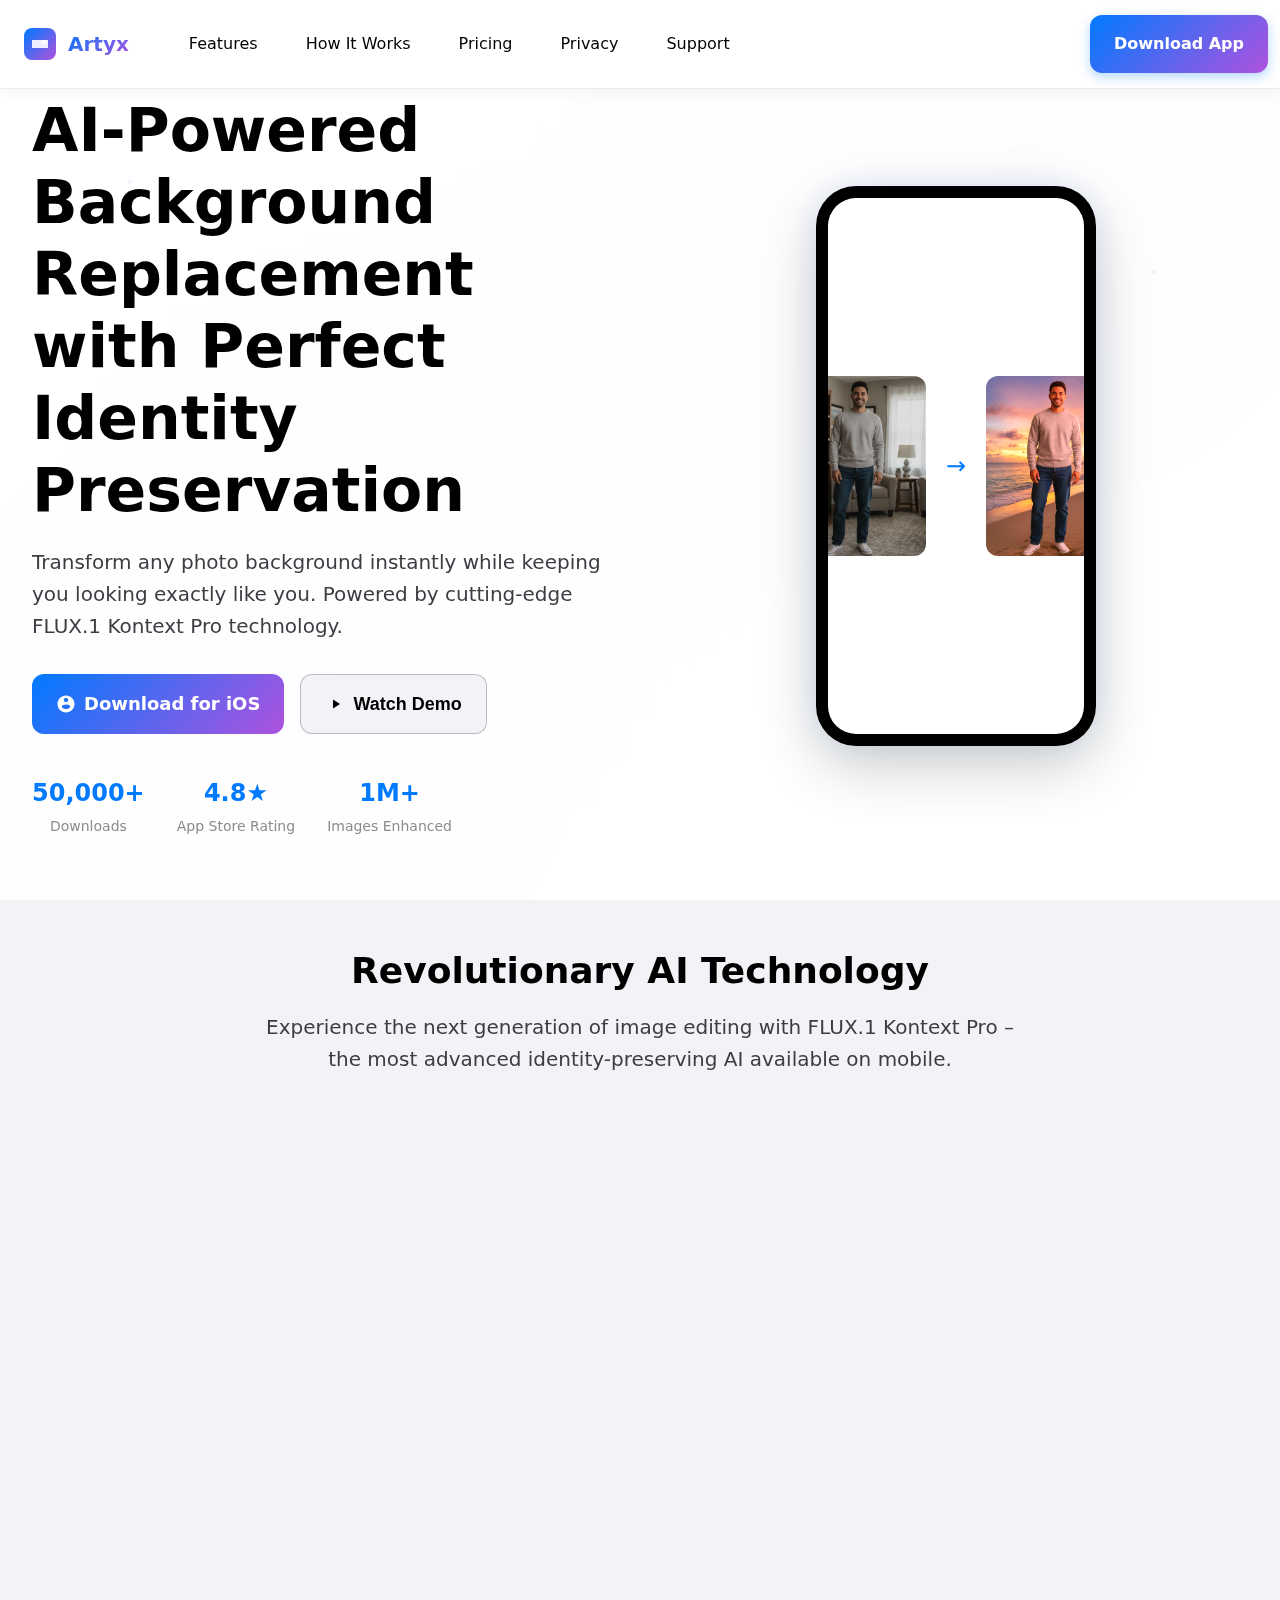
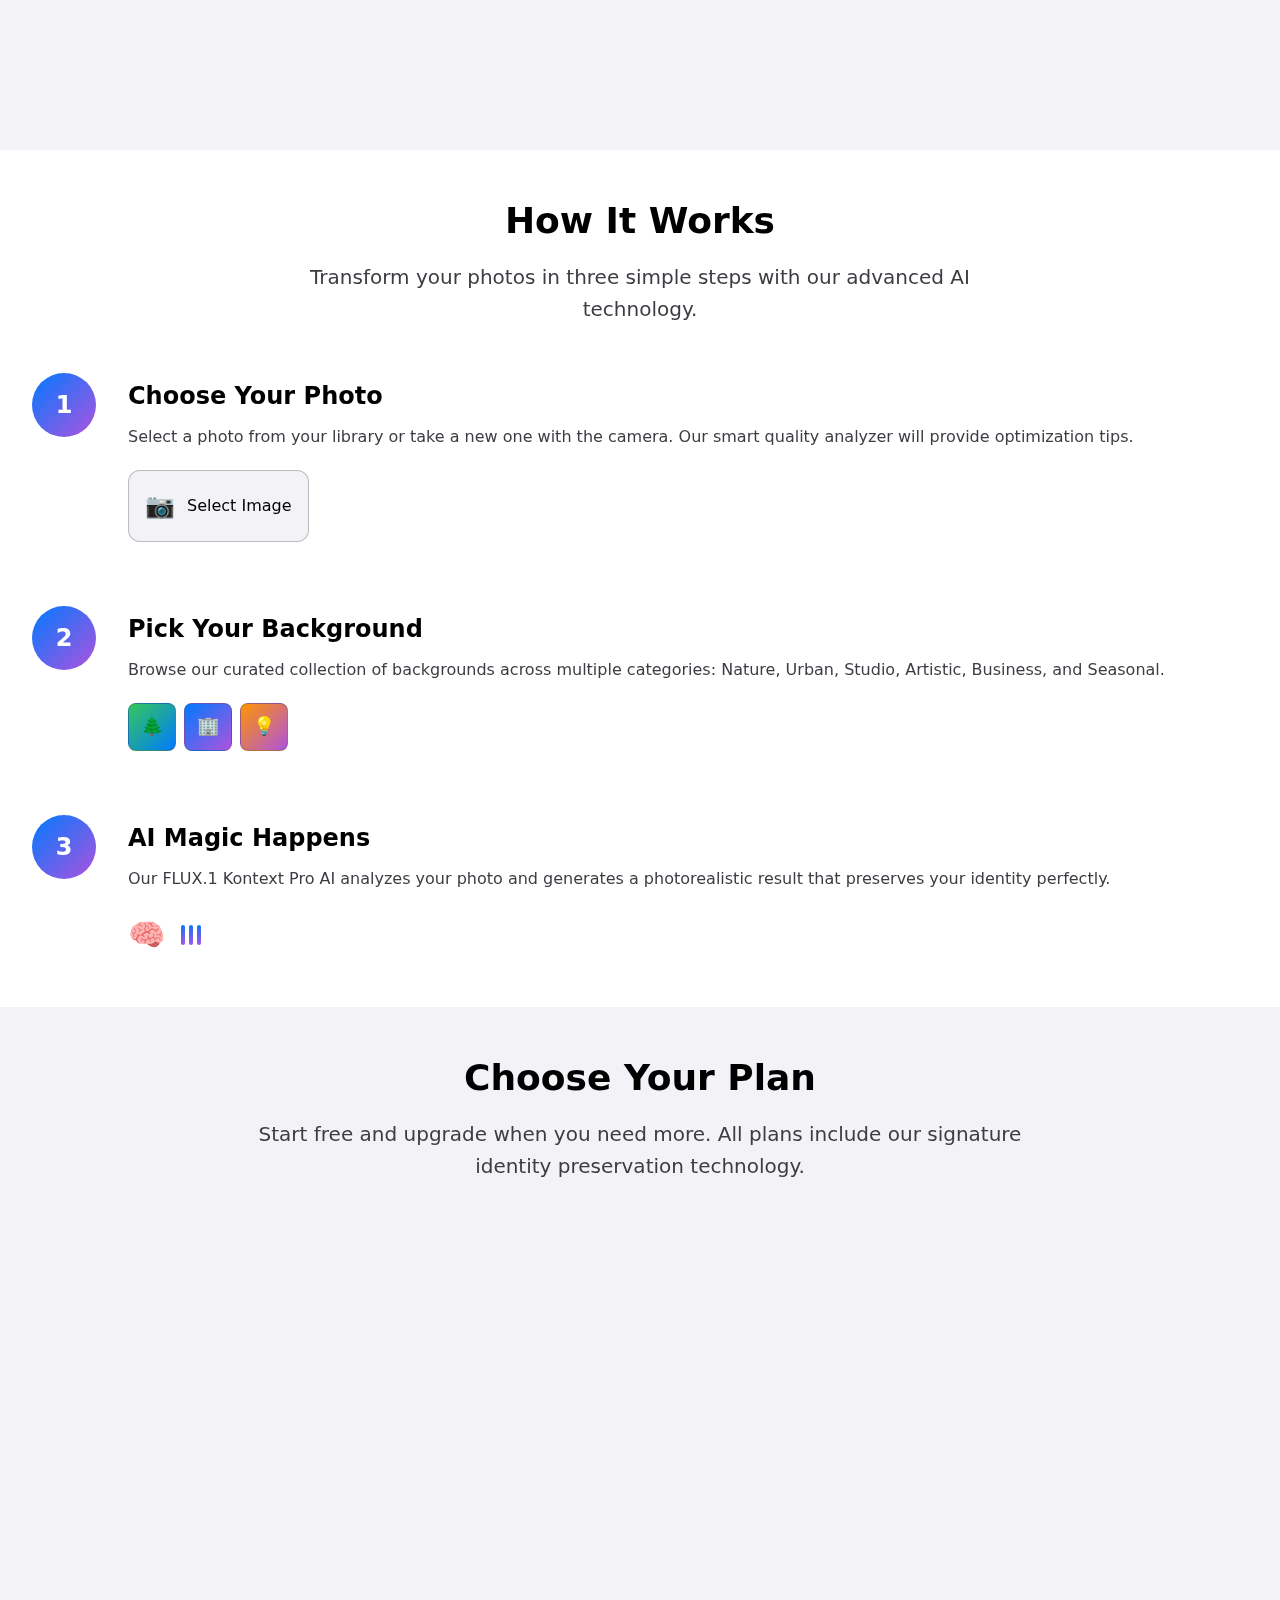
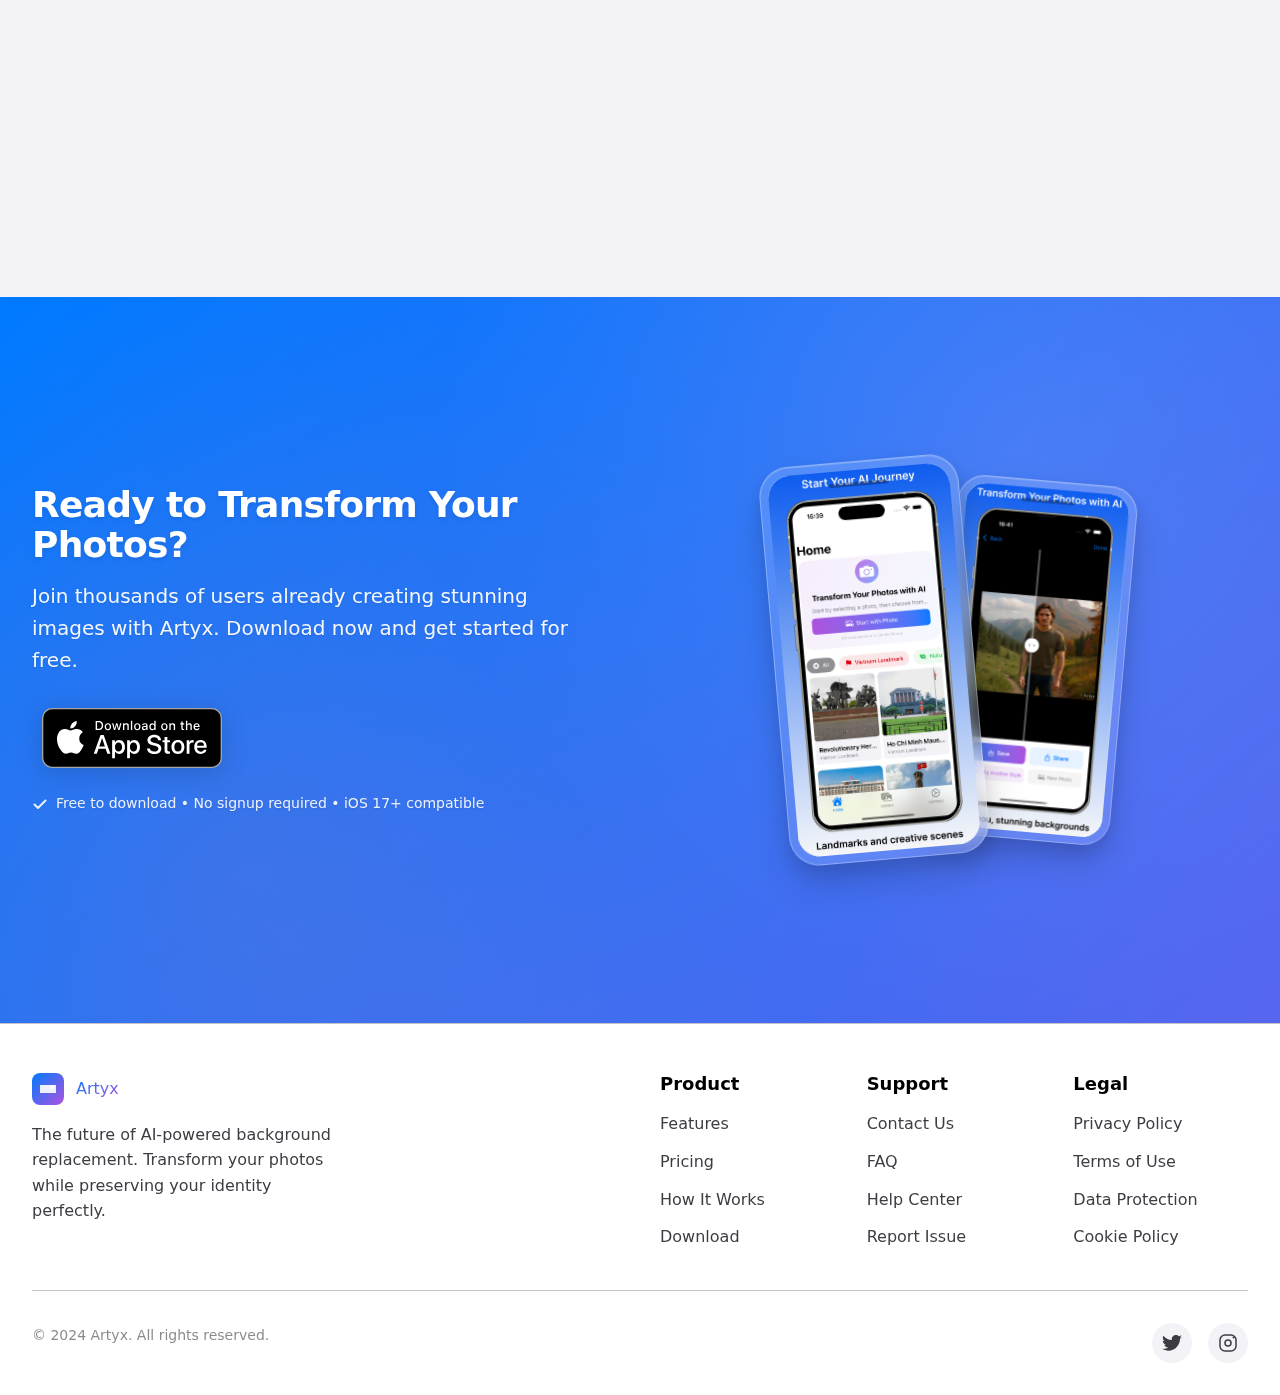
<file: index.html>
<!DOCTYPE html>
<html lang="en">
<head>
    <meta charset="UTF-8">
    <meta name="viewport" content="width=device-width, initial-scale=1.0">
    <title>Artyx - AI-Powered Background Replacement with Perfect Identity Preservation</title>
    <meta name="description" content="Transform any photo background with state-of-the-art AI while preserving your identity perfectly. Download Artyx for iOS and experience the future of image editing.">
    <meta name="keywords" content="AI photo editing, background replacement, iOS app, image generation, FLUX AI, photo enhancement">
    
    <!-- Open Graph Tags -->
    <meta property="og:title" content="Artyx - AI Background Replacement for iOS">
    <meta property="og:description" content="Revolutionary AI-powered background replacement that preserves your identity perfectly. Try it free on iOS.">
    <meta property="og:type" content="website">
    <meta property="og:url" content="https://artyx.app">
    
    <!-- Icons -->
    <link rel="icon" type="image/svg+xml" href="/favicon.svg">
    <link rel="icon" type="image/png" href="/favicon.png">
    
    <!-- Styles -->
    <link rel="stylesheet" href="css/style.css">
    
    <!-- Preload critical resources -->
    <link rel="preconnect" href="https://fonts.googleapis.com">
    <link rel="preconnect" href="https://fonts.gstatic.com" crossorigin>
</head>
<body>
    <!-- Navigation -->
    <nav class="navbar">
        <div class="nav-container">
            <div class="nav-logo">
                <div class="logo-icon">
                    <svg width="32" height="32" viewBox="0 0 32 32" fill="none" xmlns="http://www.w3.org/2000/svg">
                        <defs>
                            <linearGradient id="logoGradient" x1="0%" y1="0%" x2="100%" y2="100%">
                                <stop offset="0%" style="stop-color:#007AFF"/>
                                <stop offset="100%" style="stop-color:#AF52DE"/>
                            </linearGradient>
                        </defs>
                        <rect width="32" height="32" rx="8" fill="url(#logoGradient)"/>
                        <path d="M8 12h16v8H8z" fill="white" fill-opacity="0.9"/>
                        <circle cx="20" cy="14" r="2" fill="white"/>
                    </svg>
                </div>
                <span class="logo-text">Artyx</span>
            </div>

            <div class="nav-menu" id="navMenu">
                <a href="#features" class="nav-link">Features</a>
                <a href="#how-it-works" class="nav-link">How It Works</a>
                <a href="#pricing" class="nav-link">Pricing</a>
                <a href="privacy.html" class="nav-link">Privacy</a>
                <a href="contact.html" class="nav-link">Support</a>
            </div>

            <div class="nav-actions">
                <a href="#download" class="btn btn-primary nav-download-mobile">Download App</a>
                <button class="mobile-menu-toggle" id="mobileMenuToggle" aria-label="Toggle navigation menu">
                    <span></span>
                    <span></span>
                    <span></span>
                </button>
            </div>

            <!-- Desktop Download Button - In Grid Layout -->
            <a href="#download" class="btn btn-primary nav-download-desktop">Download App</a>
        </div>
    </nav>

    <!-- Hero Section -->
    <section class="hero">
        <div class="hero-background">
            <!-- Floating Particles -->
            <div class="particle" style="top: 20%; left: 10%;"></div>
            <div class="particle" style="top: 60%; left: 80%;"></div>
            <div class="particle" style="top: 40%; left: 70%;"></div>
            <div class="particle" style="top: 80%; left: 20%;"></div>
            <div class="particle" style="top: 30%; left: 90%;"></div>
        </div>
        <div class="container">
            <div class="hero-content">
                <div class="hero-text">
                    <h1 class="hero-title">
                        AI-Powered Background Replacement with
                        <span class="gradient-text-warm text-glow">Perfect Identity Preservation</span>
                    </h1>
                    <p class="hero-subtitle">
                        Transform any photo background instantly while keeping you looking exactly like you. 
                        Powered by cutting-edge FLUX.1 Kontext Pro technology.
                    </p>
                    <div class="hero-actions">
                        <a href="#download" class="btn btn-primary btn-large">
                            <svg width="20" height="20" viewBox="0 0 20 20" fill="none">
                                <path d="M10 1.5C5.31 1.5 1.5 5.31 1.5 10S5.31 18.5 10 18.5 18.5 14.69 18.5 10 14.69 1.5 10 1.5zm0 2.25c1.24 0 2.25 1.01 2.25 2.25S11.24 8.25 10 8.25 7.75 7.24 7.75 6 8.76 3.75 10 3.75zm0 11.25c-1.84 0-3.46-.93-4.41-2.34.02-1.47 2.94-2.28 4.41-2.28s4.39.81 4.41 2.28c-.95 1.41-2.57 2.34-4.41 2.34z" fill="currentColor"/>
                            </svg>
                            Download for iOS
                        </a>
                        <button class="btn btn-secondary btn-large" onclick="playDemo()">
                            <svg width="20" height="20" viewBox="0 0 20 20" fill="none">
                                <path d="M8 5.5l7 4.5-7 4.5V5.5z" fill="currentColor"/>
                            </svg>
                            Watch Demo
                        </button>
                    </div>
                    <div class="hero-stats">
                        <div class="stat">
                            <span class="stat-number">50,000+</span>
                            <span class="stat-label">Downloads</span>
                        </div>
                        <div class="stat">
                            <span class="stat-number">4.8★</span>
                            <span class="stat-label">App Store Rating</span>
                        </div>
                        <div class="stat">
                            <span class="stat-number">1M+</span>
                            <span class="stat-label">Images Enhanced</span>
                        </div>
                    </div>
                </div>
                
                <div class="hero-visual">
                    <div class="phone-mockup">
                        <div class="phone-screen">
                            <div class="demo-before-after">
                                <div class="demo-image demo-before">
                                    <img src="images/demo-before.jpeg" alt="Person in indoor home setting - before AI background replacement" class="demo-photo">
                                    <span class="demo-label">Before</span>
                                </div>
                                <div class="demo-arrow">→</div>
                                <div class="demo-image demo-after">
                                    <img src="images/demo-after.jpeg" alt="Same person on tropical beach - after AI background replacement" class="demo-photo">
                                    <span class="demo-label">After</span>
                                </div>
                            </div>
                        </div>
                    </div>
                </div>
            </div>
        </div>
    </section>

    <!-- Features Section -->
    <section id="features" class="features">
        <div class="container">
            <div class="section-header">
                <h2 class="section-title">Revolutionary AI Technology</h2>
                <p class="section-subtitle">
                    Experience the next generation of image editing with FLUX.1 Kontext Pro – 
                    the most advanced identity-preserving AI available on mobile.
                </p>
            </div>
            
            <div class="features-grid">
                <div class="feature-card animate-in">
                    <div class="feature-icon gradient-bg-1">
                        <svg width="24" height="24" viewBox="0 0 24 24" fill="none">
                            <path d="M12 2L3.09 8.26L12 14l8.91-5.74L12 2z" stroke="currentColor" stroke-width="2" stroke-linejoin="round"/>
                            <path d="M3.09 8.26L12 14v8l-8.91-5.74V8.26z" stroke="currentColor" stroke-width="2" stroke-linejoin="round"/>
                            <path d="M12 14v8l8.91-5.74V8.26L12 14z" stroke="currentColor" stroke-width="2" stroke-linejoin="round"/>
                        </svg>
                    </div>
                    <h3 class="feature-title">Perfect Identity Preservation</h3>
                    <p class="feature-description">
                        Our FLUX.1 Kontext Pro technology maintains your exact facial features, 
                        skin tone, and identity while seamlessly replacing any background.
                    </p>
                </div>
                
                <div class="feature-card animate-in">
                    <div class="feature-icon gradient-bg-2">
                        <svg width="24" height="24" viewBox="0 0 24 24" fill="none">
                            <path d="M13 2L3 14h9l-1 8 10-12h-9l1-8z" fill="currentColor"/>
                        </svg>
                    </div>
                    <h3 class="feature-title">Three Quality Tiers</h3>
                    <p class="feature-description">
                        Choose from Pro (FLUX-Dev), Balanced (SDXL), or Instant (Core ML) processing
                        to match your quality needs and time constraints.
                    </p>
                </div>

                <div class="feature-card animate-in">
                    <div class="feature-icon gradient-bg-3">
                        <svg width="24" height="24" viewBox="0 0 24 24" fill="none">
                            <path d="M9 12l2 2 4-4" stroke="currentColor" stroke-width="2" stroke-linecap="round" stroke-linejoin="round"/>
                            <circle cx="12" cy="12" r="9" stroke="currentColor" stroke-width="2"/>
                        </svg>
                    </div>
                    <h3 class="feature-title">Smart Quality Analysis</h3>
                    <p class="feature-description">
                        Real-time image quality assessment provides personalized recommendations
                        to optimize your results before processing.
                    </p>
                </div>

                <div class="feature-card animate-in">
                    <div class="feature-icon gradient-bg-4">
                        <svg width="24" height="24" viewBox="0 0 24 24" fill="none">
                            <rect x="3" y="3" width="7" height="7" stroke="currentColor" stroke-width="2"/>
                            <rect x="14" y="3" width="7" height="7" stroke="currentColor" stroke-width="2"/>
                            <rect x="14" y="14" width="7" height="7" stroke="currentColor" stroke-width="2"/>
                            <rect x="3" y="14" width="7" height="7" stroke="currentColor" stroke-width="2"/>
                        </svg>
                    </div>
                    <h3 class="feature-title">Professional Editing Tools</h3>
                    <p class="feature-description">
                        Complete editing suite with crop, resize, rotate, and flip tools
                        integrated seamlessly into your workflow.
                    </p>
                </div>

                <div class="feature-card animate-in">
                    <div class="feature-icon gradient-bg-5">
                        <svg width="24" height="24" viewBox="0 0 24 24" fill="none">
                            <path d="M12 1l3.09 6.26L22 9.27l-5 4.87 1.18 6.88L12 17.77l-6.18 3.25L7 14.14 2 9.27l6.91-2.01L12 1z" fill="currentColor"/>
                        </svg>
                    </div>
                    <h3 class="feature-title">Privacy-First Design</h3>
                    <p class="feature-description">
                        Your photos stay secure with optional on-device processing and
                        no permanent storage on our servers.
                    </p>
                </div>

                <div class="feature-card animate-in">
                    <div class="feature-icon gradient-bg-6">
                        <svg width="24" height="24" viewBox="0 0 24 24" fill="none">
                            <circle cx="12" cy="12" r="2" stroke="currentColor" stroke-width="2"/>
                            <circle cx="12" cy="12" r="7" stroke="currentColor" stroke-width="2" stroke-dasharray="4 4"/>
                            <circle cx="12" cy="12" r="10" stroke="currentColor" stroke-width="2" stroke-dasharray="2 6"/>
                        </svg>
                    </div>
                    <h3 class="feature-title">Instant Preview System</h3>
                    <p class="feature-description">
                        Visual category previews with gradient-based representations
                        help you choose the perfect style before processing.
                    </p>
                </div>
            </div>
        </div>
    </section>

    <!-- How It Works Section -->
    <section id="how-it-works" class="how-it-works">
        <div class="container">
            <div class="section-header">
                <h2 class="section-title">How It Works</h2>
                <p class="section-subtitle">
                    Transform your photos in three simple steps with our advanced AI technology.
                </p>
            </div>
            
            <div class="steps-container">
                <div class="step">
                    <div class="step-number">1</div>
                    <div class="step-content">
                        <h3 class="step-title">Choose Your Photo</h3>
                        <p class="step-description">
                            Select a photo from your library or take a new one with the camera. 
                            Our smart quality analyzer will provide optimization tips.
                        </p>
                        <div class="step-visual">
                            <div class="step-card">
                                <div class="step-icon">📷</div>
                                <span>Select Image</span>
                            </div>
                        </div>
                    </div>
                </div>
                
                <div class="step">
                    <div class="step-number">2</div>
                    <div class="step-content">
                        <h3 class="step-title">Pick Your Background</h3>
                        <p class="step-description">
                            Browse our curated collection of backgrounds across multiple categories: 
                            Nature, Urban, Studio, Artistic, Business, and Seasonal.
                        </p>
                        <div class="step-visual">
                            <div class="step-categories">
                                <div class="category-preview nature">🌲</div>
                                <div class="category-preview urban">🏢</div>
                                <div class="category-preview studio">💡</div>
                            </div>
                        </div>
                    </div>
                </div>
                
                <div class="step">
                    <div class="step-number">3</div>
                    <div class="step-content">
                        <h3 class="step-title">AI Magic Happens</h3>
                        <p class="step-description">
                            Our FLUX.1 Kontext Pro AI analyzes your photo and generates a 
                            photorealistic result that preserves your identity perfectly.
                        </p>
                        <div class="step-visual">
                            <div class="processing-animation">
                                <div class="ai-brain">🧠</div>
                                <div class="processing-waves">
                                    <span></span>
                                    <span></span>
                                    <span></span>
                                </div>
                            </div>
                        </div>
                    </div>
                </div>
            </div>
        </div>
    </section>

    <!-- Pricing Section -->
    <section id="pricing" class="pricing">
        <div class="container">
            <div class="section-header">
                <h2 class="section-title">Choose Your Plan</h2>
                <p class="section-subtitle">
                    Start free and upgrade when you need more. All plans include our signature identity preservation technology.
                </p>
            </div>
            
            <div class="pricing-grid">
                <!-- Free Tier -->
                <div class="pricing-card animate-in">
                    <div class="pricing-header">
                        <h3 class="pricing-title">Free</h3>
                        <p class="pricing-subtitle">Perfect for trying out the app</p>
                        <div class="pricing-price">
                            <span class="price">$0</span>
                            <span class="period">/month</span>
                        </div>
                    </div>
                    <div class="pricing-features">
                        <div class="feature">
                            <svg class="feature-check" width="16" height="16" viewBox="0 0 16 16" fill="none">
                                <path d="M13.5 4.5L6 12L2.5 8.5" stroke="currentColor" stroke-width="2" stroke-linecap="round" stroke-linejoin="round"/>
                            </svg>
                            <span>3 credits per day</span>
                        </div>
                        <div class="feature">
                            <svg class="feature-check" width="16" height="16" viewBox="0 0 16 16" fill="none">
                                <path d="M13.5 4.5L6 12L2.5 8.5" stroke="currentColor" stroke-width="2" stroke-linecap="round" stroke-linejoin="round"/>
                            </svg>
                            <span>All background categories</span>
                        </div>
                        <div class="feature">
                            <svg class="feature-check" width="16" height="16" viewBox="0 0 16 16" fill="none">
                                <path d="M13.5 4.5L6 12L2.5 8.5" stroke="currentColor" stroke-width="2" stroke-linecap="round" stroke-linejoin="round"/>
                            </svg>
                            <span>Basic editing tools</span>
                        </div>
                        <div class="feature">
                            <svg class="feature-check" width="16" height="16" viewBox="0 0 16 16" fill="none">
                                <path d="M13.5 4.5L6 12L2.5 8.5" stroke="currentColor" stroke-width="2" stroke-linecap="round" stroke-linejoin="round"/>
                            </svg>
                            <span>Earn credits by watching ads</span>
                        </div>
                    </div>
                    <button class="btn btn-outline">Get Started</button>
                </div>
                
                <!-- Pro Tier -->
                <div class="pricing-card popular animate-in">
                    <div class="popular-badge">Most Popular</div>
                    <div class="pricing-header">
                        <h3 class="pricing-title">Pro</h3>
                        <p class="pricing-subtitle">For serious creators</p>
                        <div class="pricing-price">
                            <span class="price">$7.99</span>
                            <span class="period">/month</span>
                        </div>
                    </div>
                    <div class="pricing-features">
                        <div class="feature">
                            <svg class="feature-check" width="16" height="16" viewBox="0 0 16 16" fill="none">
                                <path d="M13.5 4.5L6 12L2.5 8.5" stroke="currentColor" stroke-width="2" stroke-linecap="round" stroke-linejoin="round"/>
                            </svg>
                            <span>150 generations per month</span>
                        </div>
                        <div class="feature">
                            <svg class="feature-check" width="16" height="16" viewBox="0 0 16 16" fill="none">
                                <path d="M13.5 4.5L6 12L2.5 8.5" stroke="currentColor" stroke-width="2" stroke-linecap="round" stroke-linejoin="round"/>
                            </svg>
                            <span>Ad-free experience</span>
                        </div>
                        <div class="feature">
                            <svg class="feature-check" width="16" height="16" viewBox="0 0 16 16" fill="none">
                                <path d="M13.5 4.5L6 12L2.5 8.5" stroke="currentColor" stroke-width="2" stroke-linecap="round" stroke-linejoin="round"/>
                            </svg>
                            <span>Priority processing (30% faster)</span>
                        </div>
                        <div class="feature">
                            <svg class="feature-check" width="16" height="16" viewBox="0 0 16 16" fill="none">
                                <path d="M13.5 4.5L6 12L2.5 8.5" stroke="currentColor" stroke-width="2" stroke-linecap="round" stroke-linejoin="round"/>
                            </svg>
                            <span>High-resolution exports (2048x2048)</span>
                        </div>
                        <div class="feature">
                            <svg class="feature-check" width="16" height="16" viewBox="0 0 16 16" fill="none">
                                <path d="M13.5 4.5L6 12L2.5 8.5" stroke="currentColor" stroke-width="2" stroke-linecap="round" stroke-linejoin="round"/>
                            </svg>
                            <span>Exclusive premium backgrounds</span>
                        </div>
                        <div class="feature">
                            <svg class="feature-check" width="16" height="16" viewBox="0 0 16 16" fill="none">
                                <path d="M13.5 4.5L6 12L2.5 8.5" stroke="currentColor" stroke-width="2" stroke-linecap="round" stroke-linejoin="round"/>
                            </svg>
                            <span>Watermark-free downloads</span>
                        </div>
                    </div>
                    <button class="btn btn-primary">Start Free Trial</button>
                </div>
                
                <!-- Enterprise Tier -->
                <div class="pricing-card animate-in">
                    <div class="pricing-header">
                        <h3 class="pricing-title">Enterprise</h3>
                        <p class="pricing-subtitle">For teams and professionals</p>
                        <div class="pricing-price">
                            <span class="price">$29.99</span>
                            <span class="period">/month</span>
                        </div>
                    </div>
                    <div class="pricing-features">
                        <div class="feature">
                            <svg class="feature-check" width="16" height="16" viewBox="0 0 16 16" fill="none">
                                <path d="M13.5 4.5L6 12L2.5 8.5" stroke="currentColor" stroke-width="2" stroke-linecap="round" stroke-linejoin="round"/>
                            </svg>
                            <span>1000 generations per month</span>
                        </div>
                        <div class="feature">
                            <svg class="feature-check" width="16" height="16" viewBox="0 0 16 16" fill="none">
                                <path d="M13.5 4.5L6 12L2.5 8.5" stroke="currentColor" stroke-width="2" stroke-linecap="round" stroke-linejoin="round"/>
                            </svg>
                            <span>Team collaboration features</span>
                        </div>
                        <div class="feature">
                            <svg class="feature-check" width="16" height="16" viewBox="0 0 16 16" fill="none">
                                <path d="M13.5 4.5L6 12L2.5 8.5" stroke="currentColor" stroke-width="2" stroke-linecap="round" stroke-linejoin="round"/>
                            </svg>
                            <span>API access for integration</span>
                        </div>
                        <div class="feature">
                            <svg class="feature-check" width="16" height="16" viewBox="0 0 16 16" fill="none">
                                <path d="M13.5 4.5L6 12L2.5 8.5" stroke="currentColor" stroke-width="2" stroke-linecap="round" stroke-linejoin="round"/>
                            </svg>
                            <span>Priority support</span>
                        </div>
                        <div class="feature">
                            <svg class="feature-check" width="16" height="16" viewBox="0 0 16 16" fill="none">
                                <path d="M13.5 4.5L6 12L2.5 8.5" stroke="currentColor" stroke-width="2" stroke-linecap="round" stroke-linejoin="round"/>
                            </svg>
                            <span>Custom model training</span>
                        </div>
                    </div>
                    <button class="btn btn-outline">Contact Sales</button>
                </div>
            </div>
        </div>
    </section>

    <!-- Download Section -->
    <section id="download" class="download">
        <div class="container">
            <div class="download-content">
                <div class="download-text">
                    <h2 class="download-title">Ready to Transform Your Photos?</h2>
                    <p class="download-subtitle">
                        Join thousands of users already creating stunning images with Artyx. 
                        Download now and get started for free.
                    </p>
                    <div class="download-buttons">
                        <a href="https://apps.apple.com/app/artyx" 
                           class="app-store-btn" 
                           target="_blank" 
                           rel="noopener"
                           aria-label="Download Artyx on the App Store">
                            <img src="images/download-on-the-app-store.svg" 
                                 alt="Download on the App Store" 
                                 width="200" 
                                 height="60"
                                 loading="lazy">
                        </a>
                    </div>
                    <div class="download-info">
                        <p class="download-note">
                            <svg width="16" height="16" viewBox="0 0 16 16" fill="none">
                                <path d="M13.5 4.5L6 12L2.5 8.5" stroke="currentColor" stroke-width="2" stroke-linecap="round" stroke-linejoin="round"/>
                            </svg>
                            Free to download • No signup required • iOS 17+ compatible
                        </p>
                    </div>
                </div>
                <div class="download-visual">
                    <div class="phones-mockup">
                        <div class="phone-device phone-1">
                            <div class="phone-content">
                                <div class="mockup-screen home-screen"></div>
                            </div>
                        </div>
                        <div class="phone-device phone-2">
                            <div class="phone-content">
                                <div class="mockup-screen result-screen"></div>
                            </div>
                        </div>
                    </div>
                </div>
            </div>
        </div>
    </section>

    <!-- Footer -->
    <footer class="footer">
        <div class="container">
            <div class="footer-content">
                <div class="footer-main">
                    <div class="footer-brand">
                        <div class="footer-logo">
                            <div class="logo-icon">
                                <svg width="32" height="32" viewBox="0 0 32 32" fill="none" xmlns="http://www.w3.org/2000/svg">
                                    <defs>
                                        <linearGradient id="footerLogoGradient" x1="0%" y1="0%" x2="100%" y2="100%">
                                            <stop offset="0%" style="stop-color:#007AFF"/>
                                            <stop offset="100%" style="stop-color:#AF52DE"/>
                                        </linearGradient>
                                    </defs>
                                    <rect width="32" height="32" rx="8" fill="url(#footerLogoGradient)"/>
                                    <path d="M8 12h16v8H8z" fill="white" fill-opacity="0.9"/>
                                    <circle cx="20" cy="14" r="2" fill="white"/>
                                </svg>
                            </div>
                            <span class="logo-text">Artyx</span>
                        </div>
                        <p class="footer-description">
                            The future of AI-powered background replacement. 
                            Transform your photos while preserving your identity perfectly.
                        </p>
                    </div>
                    
                    <div class="footer-links">
                        <div class="footer-column">
                            <h4 class="footer-heading">Product</h4>
                            <ul class="footer-list">
                                <li><a href="#features">Features</a></li>
                                <li><a href="#pricing">Pricing</a></li>
                                <li><a href="#how-it-works">How It Works</a></li>
                                <li><a href="#download">Download</a></li>
                            </ul>
                        </div>
                        
                        <div class="footer-column">
                            <h4 class="footer-heading">Support</h4>
                            <ul class="footer-list">
                                <li><a href="contact.html">Contact Us</a></li>
                                <li><a href="contact.html#faq">FAQ</a></li>
                                <li><a href="contact.html">Help Center</a></li>
                                <li><a href="contact.html">Report Issue</a></li>
                            </ul>
                        </div>
                        
                        <div class="footer-column">
                            <h4 class="footer-heading">Legal</h4>
                            <ul class="footer-list">
                                <li><a href="privacy.html">Privacy Policy</a></li>
                                <li><a href="terms.html">Terms of Use</a></li>
                                <li><a href="privacy.html#data">Data Protection</a></li>
                                <li><a href="privacy.html#cookies">Cookie Policy</a></li>
                            </ul>
                        </div>
                    </div>
                </div>
                
                <div class="footer-bottom">
                    <p class="footer-copyright">
                        © 2024 Artyx. All rights reserved.
                    </p>
                    <div class="footer-social">
                        <a href="#" class="social-link" aria-label="Twitter">
                            <svg width="20" height="20" viewBox="0 0 20 20" fill="none">
                                <path d="M20 3.924c-.736.327-1.527.549-2.357.649.848-.508 1.499-1.312 1.804-2.27-.793.47-1.671.812-2.606.996C16.104 2.488 15.026 2 13.847 2c-2.266 0-4.103 1.837-4.103 4.103 0 .322.036.635.106.935C6.435 6.85 3.417 5.207 1.393 2.734c-.354.608-.557 1.315-.557 2.069 0 1.423.724 2.679 1.825 3.415-.672-.021-1.305-.206-1.859-.513v.052c0 1.988 1.414 3.647 3.292 4.023-.344.094-.707.144-1.081.144-.264 0-.521-.026-.771-.074.521 1.626 2.033 2.809 3.826 2.841C4.67 15.31 2.9 15.895 1 15.895c-.331 0-.658-.019-.98-.057 1.816 1.164 3.973 1.843 6.29 1.843 7.547 0 11.675-6.252 11.675-11.675 0-.178-.004-.355-.012-.531C18.67 5.51 19.386 4.766 20 3.924z" fill="currentColor"/>
                            </svg>
                        </a>
                        <a href="#" class="social-link" aria-label="Instagram">
                            <svg width="20" height="20" viewBox="0 0 20 20" fill="none">
                                <rect x="2" y="2" width="16" height="16" rx="5" stroke="currentColor" stroke-width="1.5"/>
                                <circle cx="10" cy="10" r="3" stroke="currentColor" stroke-width="1.5"/>
                                <circle cx="15.5" cy="4.5" r="1" fill="currentColor"/>
                            </svg>
                        </a>
                    </div>
                </div>
            </div>
        </div>
    </footer>

    <script src="js/main.js"></script>
</body>
</html>
</file>
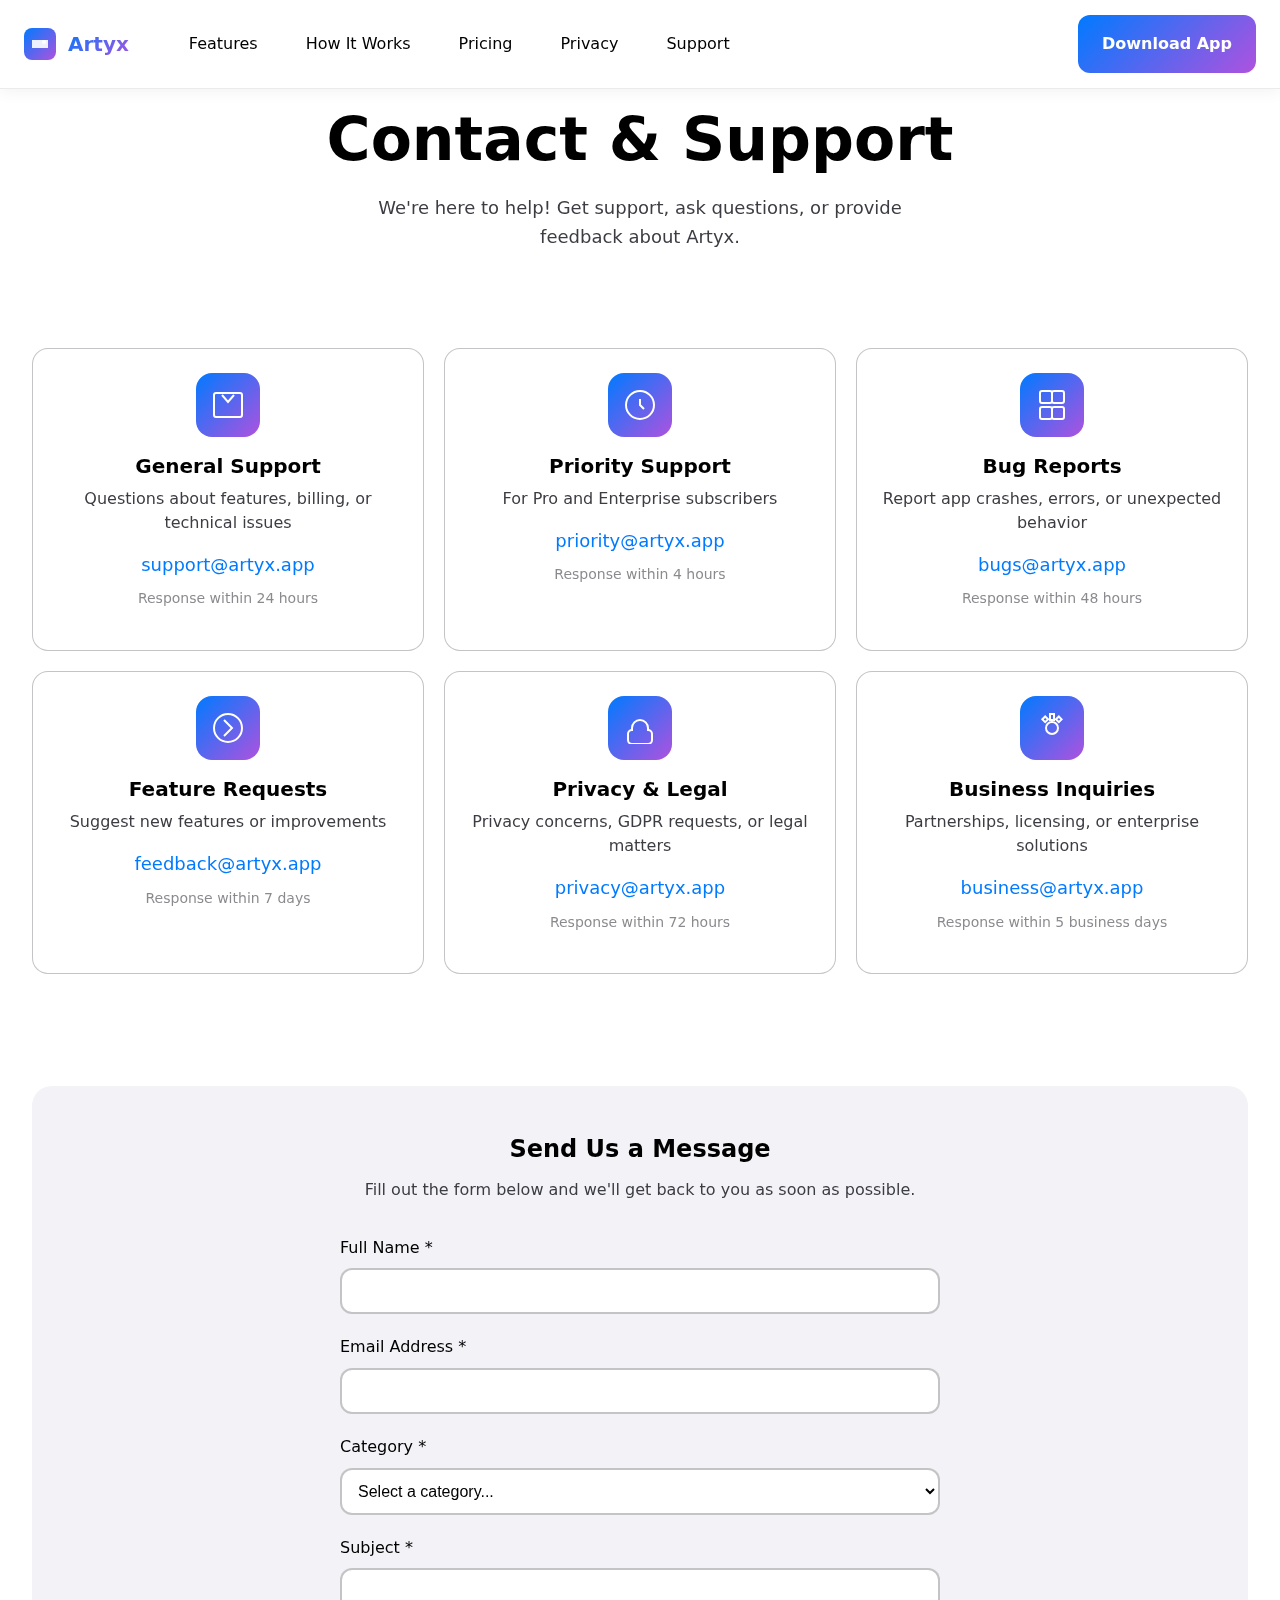
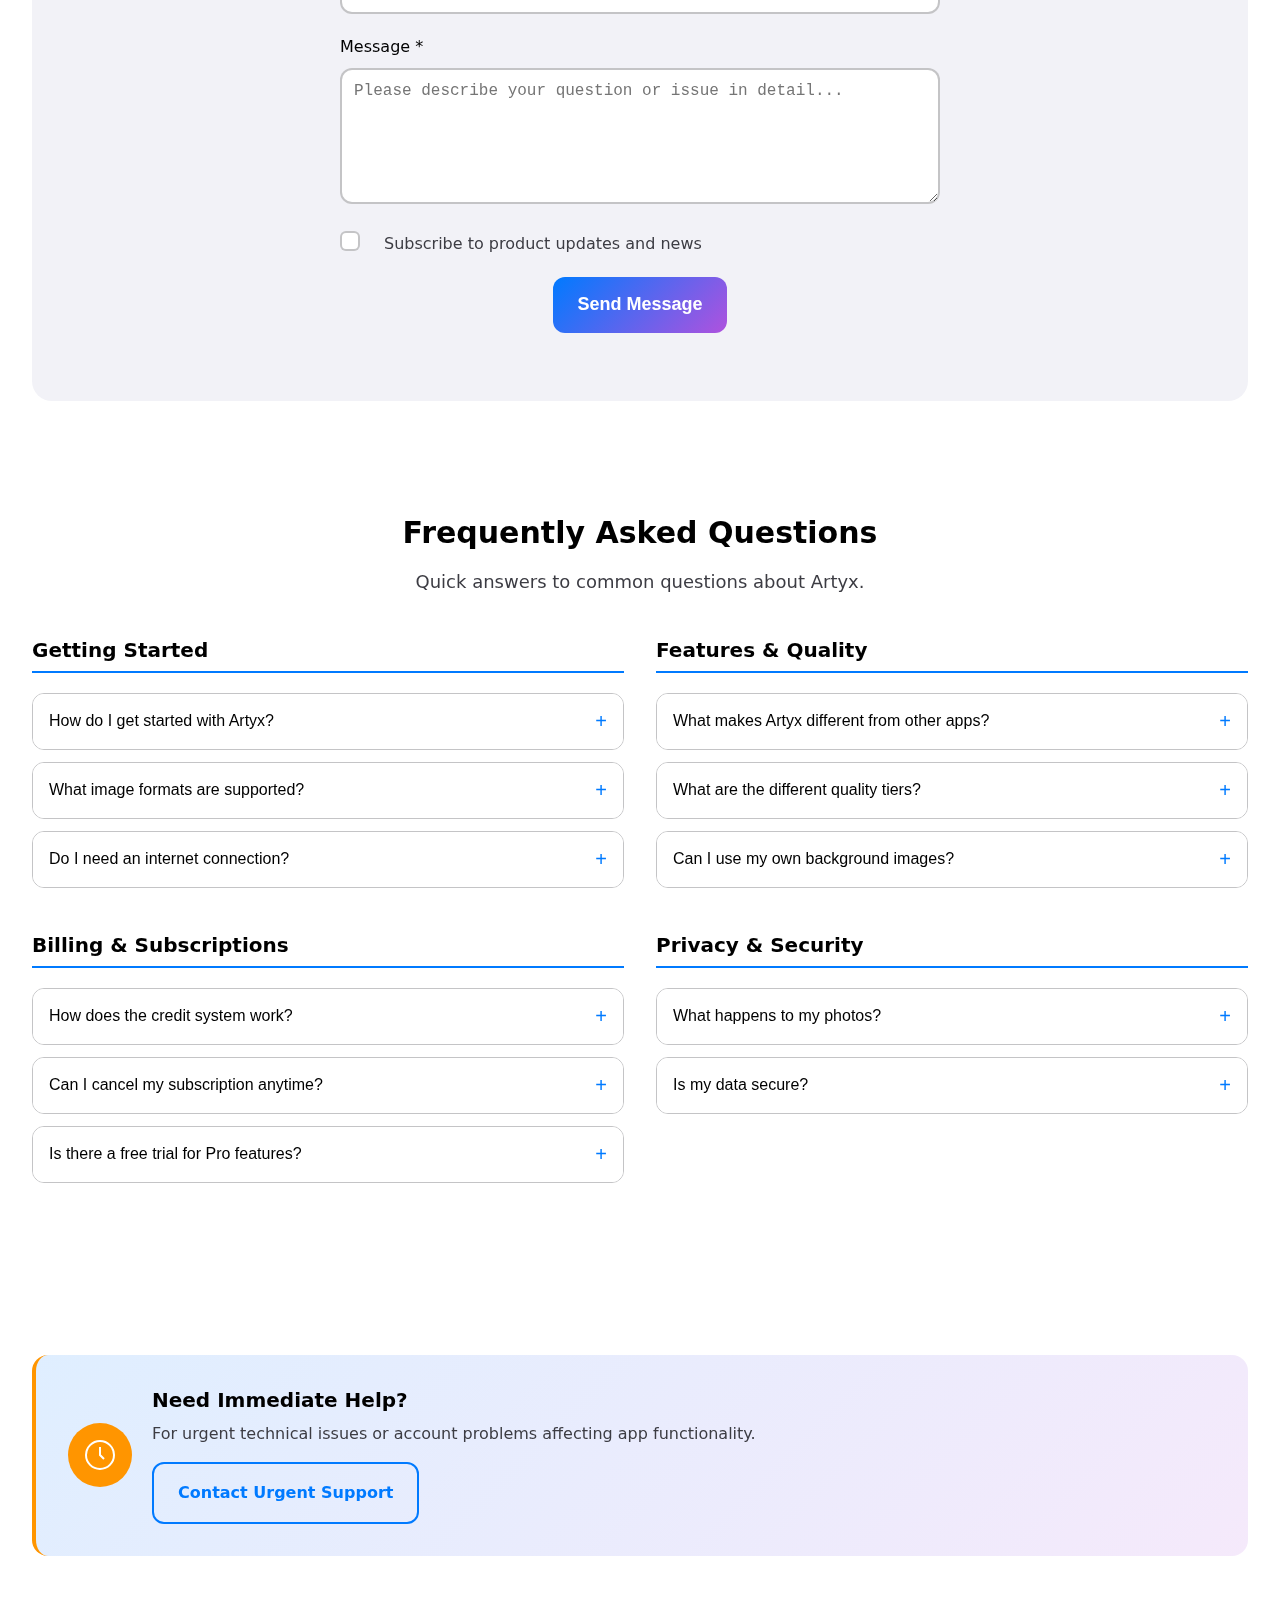
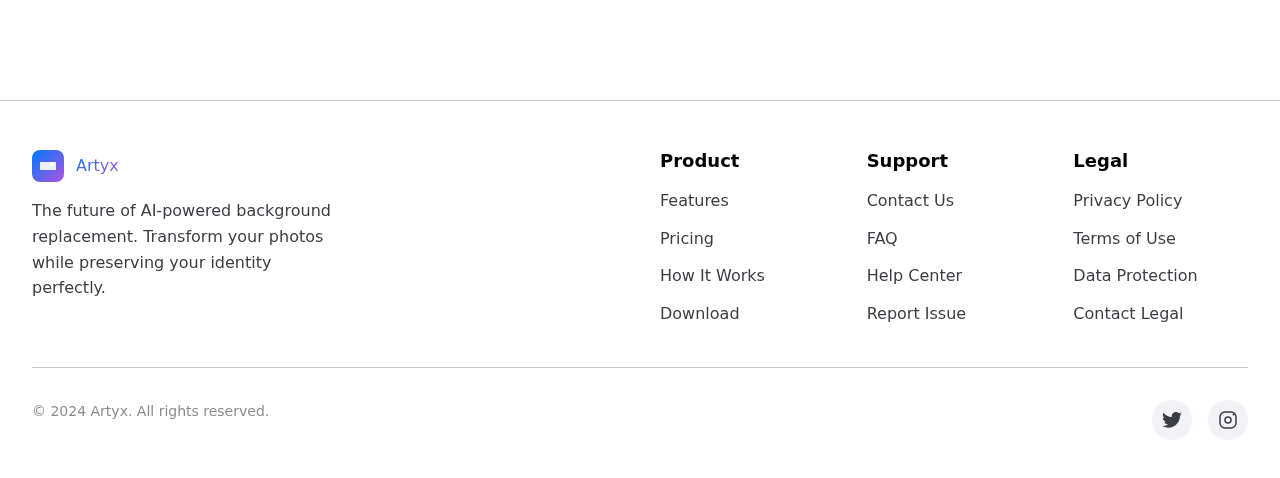
<file: contact.html>
<!DOCTYPE html>
<html lang="en">
<head>
    <meta charset="UTF-8">
    <meta name="viewport" content="width=device-width, initial-scale=1.0">
    <title>Contact & Support - Artyx</title>
    <meta name="description" content="Get help with Artyx - Contact our support team, browse FAQ, or report issues with our AI background replacement app.">
    
    <!-- Icons -->
    <link rel="icon" type="image/svg+xml" href="/favicon.svg">
    <link rel="icon" type="image/png" href="/favicon.png">
    
    <!-- Styles -->
    <link rel="stylesheet" href="css/style.css">
</head>
<body>
    <!-- Navigation -->
    <nav class="navbar">
        <div class="nav-container">
            <div class="nav-logo">
                <div class="logo-icon">
                    <svg width="32" height="32" viewBox="0 0 32 32" fill="none" xmlns="http://www.w3.org/2000/svg">
                        <defs>
                            <linearGradient id="logoGradient" x1="0%" y1="0%" x2="100%" y2="100%">
                                <stop offset="0%" style="stop-color:#007AFF"/>
                                <stop offset="100%" style="stop-color:#AF52DE"/>
                            </linearGradient>
                        </defs>
                        <rect width="32" height="32" rx="8" fill="url(#logoGradient)"/>
                        <path d="M8 12h16v8H8z" fill="white" fill-opacity="0.9"/>
                        <circle cx="20" cy="14" r="2" fill="white"/>
                    </svg>
                </div>
                <span class="logo-text">Artyx</span>
            </div>
            
            <div class="nav-menu" id="navMenu">
                <a href="index.html#features" class="nav-link">Features</a>
                <a href="index.html#how-it-works" class="nav-link">How It Works</a>
                <a href="index.html#pricing" class="nav-link">Pricing</a>
                <a href="privacy.html" class="nav-link">Privacy</a>
                <a href="contact.html" class="nav-link">Support</a>
            </div>
            
            <div class="nav-actions">
                <a href="index.html#download" class="btn btn-primary">Download App</a>
                <button class="mobile-menu-toggle" id="mobileMenuToggle" aria-label="Toggle navigation menu">
                    <span></span>
                    <span></span>
                    <span></span>
                </button>
            </div>
        </div>
    </nav>

    <!-- Contact Page Content -->
    <main class="contact-page">
        <div class="container">
            <div class="contact-header">
                <h1 class="contact-title">Contact & Support</h1>
                <p class="contact-subtitle">
                    We're here to help! Get support, ask questions, or provide feedback about Artyx.
                </p>
            </div>

            <!-- Contact Methods -->
            <section class="contact-methods">
                <div class="contact-grid">
                    <div class="contact-card">
                        <div class="contact-icon">
                            <svg width="32" height="32" viewBox="0 0 32 32" fill="none">
                                <path d="M4 4h24c1.1 0 2 .9 2 2v20c0 1.1-.9 2-2 2H4c-1.1 0-2-.9-2-2V6c0-1.1.9-2 2-2z" stroke="currentColor" stroke-width="2"/>
                                <polyline points="22,6 16,13 10,6" stroke="currentColor" stroke-width="2"/>
                            </svg>
                        </div>
                        <h3 class="contact-method-title">General Support</h3>
                        <p class="contact-method-desc">Questions about features, billing, or technical issues</p>
                        <a href="mailto:support@artyx.app" class="contact-method-link">support@artyx.app</a>
                        <p class="contact-response-time">Response within 24 hours</p>
                    </div>

                    <div class="contact-card">
                        <div class="contact-icon">
                            <svg width="32" height="32" viewBox="0 0 32 32" fill="none">
                                <circle cx="16" cy="16" r="14" stroke="currentColor" stroke-width="2"/>
                                <path d="M16 10v6l4 4" stroke="currentColor" stroke-width="2"/>
                            </svg>
                        </div>
                        <h3 class="contact-method-title">Priority Support</h3>
                        <p class="contact-method-desc">For Pro and Enterprise subscribers</p>
                        <a href="mailto:priority@artyx.app" class="contact-method-link">priority@artyx.app</a>
                        <p class="contact-response-time">Response within 4 hours</p>
                    </div>

                    <div class="contact-card">
                        <div class="contact-icon">
                            <svg width="32" height="32" viewBox="0 0 32 32" fill="none">
                                <path d="M14 2H6a2 2 0 0 0-2 2v8a2 2 0 0 0 2 2h8a2 2 0 0 0 2-2V4a2 2 0 0 0-2-2z" stroke="currentColor" stroke-width="2"/>
                                <path d="M26 2h-8a2 2 0 0 0-2 2v8a2 2 0 0 0 2 2h8a2 2 0 0 0 2-2V4a2 2 0 0 0-2-2z" stroke="currentColor" stroke-width="2"/>
                                <path d="M14 18H6a2 2 0 0 0-2 2v8a2 2 0 0 0 2 2h8a2 2 0 0 0 2-2v-8a2 2 0 0 0-2-2z" stroke="currentColor" stroke-width="2"/>
                                <path d="M26 18h-8a2 2 0 0 0-2 2v8a2 2 0 0 0 2 2h8a2 2 0 0 0 2-2v-8a2 2 0 0 0-2-2z" stroke="currentColor" stroke-width="2"/>
                            </svg>
                        </div>
                        <h3 class="contact-method-title">Bug Reports</h3>
                        <p class="contact-method-desc">Report app crashes, errors, or unexpected behavior</p>
                        <a href="mailto:bugs@artyx.app" class="contact-method-link">bugs@artyx.app</a>
                        <p class="contact-response-time">Response within 48 hours</p>
                    </div>

                    <div class="contact-card">
                        <div class="contact-icon">
                            <svg width="32" height="32" viewBox="0 0 32 32" fill="none">
                                <circle cx="16" cy="16" r="14" stroke="currentColor" stroke-width="2"/>
                                <path d="M12 8l8 8-8 8" stroke="currentColor" stroke-width="2"/>
                            </svg>
                        </div>
                        <h3 class="contact-method-title">Feature Requests</h3>
                        <p class="contact-method-desc">Suggest new features or improvements</p>
                        <a href="mailto:feedback@artyx.app" class="contact-method-link">feedback@artyx.app</a>
                        <p class="contact-response-time">Response within 7 days</p>
                    </div>

                    <div class="contact-card">
                        <div class="contact-icon">
                            <svg width="32" height="32" viewBox="0 0 32 32" fill="none">
                                <path d="M24 18v-2a8 8 0 1 0-16 0v2a4 4 0 0 0-4 4v6a4 4 0 0 0 4 4h16a4 4 0 0 0 4-4v-6a4 4 0 0 0-4-4z" stroke="currentColor" stroke-width="2"/>
                            </svg>
                        </div>
                        <h3 class="contact-method-title">Privacy & Legal</h3>
                        <p class="contact-method-desc">Privacy concerns, GDPR requests, or legal matters</p>
                        <a href="mailto:privacy@artyx.app" class="contact-method-link">privacy@artyx.app</a>
                        <p class="contact-response-time">Response within 72 hours</p>
                    </div>

                    <div class="contact-card">
                        <div class="contact-icon">
                            <svg width="32" height="32" viewBox="0 0 32 32" fill="none">
                                <path d="M18 2h-4v6h4V2zM25.66 7.34l-2.83-2.83-2.83 2.83 2.83 2.83 2.83-2.83zM6.34 7.34l2.83 2.83 2.83-2.83L9.17 4.51 6.34 7.34zM16 10a6 6 0 1 0 6 6 6 6 0 0 0-6-6z" stroke="currentColor" stroke-width="2"/>
                            </svg>
                        </div>
                        <h3 class="contact-method-title">Business Inquiries</h3>
                        <p class="contact-method-desc">Partnerships, licensing, or enterprise solutions</p>
                        <a href="mailto:business@artyx.app" class="contact-method-link">business@artyx.app</a>
                        <p class="contact-response-time">Response within 5 business days</p>
                    </div>
                </div>
            </section>

            <!-- Contact Form -->
            <section class="contact-form-section">
                <div class="form-container">
                    <div class="form-header">
                        <h2 class="form-title">Send Us a Message</h2>
                        <p class="form-subtitle">
                            Fill out the form below and we'll get back to you as soon as possible.
                        </p>
                    </div>

                    <form class="contact-form" id="contactForm" novalidate>
                        <div class="form-group">
                            <label for="name" class="form-label">Full Name *</label>
                            <input type="text" id="name" name="name" class="form-input" required>
                            <span class="form-error" id="nameError"></span>
                        </div>

                        <div class="form-group">
                            <label for="email" class="form-label">Email Address *</label>
                            <input type="email" id="email" name="email" class="form-input" required>
                            <span class="form-error" id="emailError"></span>
                        </div>

                        <div class="form-group">
                            <label for="category" class="form-label">Category *</label>
                            <select id="category" name="category" class="form-select" required>
                                <option value="">Select a category...</option>
                                <option value="general">General Support</option>
                                <option value="technical">Technical Issue</option>
                                <option value="billing">Billing & Subscriptions</option>
                                <option value="bug">Bug Report</option>
                                <option value="feature">Feature Request</option>
                                <option value="privacy">Privacy & Legal</option>
                                <option value="business">Business Inquiry</option>
                            </select>
                            <span class="form-error" id="categoryError"></span>
                        </div>

                        <div class="form-group">
                            <label for="subject" class="form-label">Subject *</label>
                            <input type="text" id="subject" name="subject" class="form-input" required>
                            <span class="form-error" id="subjectError"></span>
                        </div>

                        <div class="form-group">
                            <label for="message" class="form-label">Message *</label>
                            <textarea id="message" name="message" class="form-textarea" rows="6" required placeholder="Please describe your question or issue in detail..."></textarea>
                            <span class="form-error" id="messageError"></span>
                        </div>

                        <div class="form-group">
                            <label class="form-checkbox-label">
                                <input type="checkbox" id="newsletter" name="newsletter" class="form-checkbox">
                                <span class="checkmark"></span>
                                Subscribe to product updates and news
                            </label>
                        </div>

                        <div class="form-actions">
                            <button type="submit" class="btn btn-primary btn-large">
                                <span class="btn-text">Send Message</span>
                                <span class="btn-loading" style="display: none;">
                                    <svg width="20" height="20" viewBox="0 0 24 24" fill="none">
                                        <circle cx="12" cy="12" r="3" stroke="currentColor" stroke-width="2" stroke-linecap="round"/>
                                    </svg>
                                    Sending...
                                </span>
                            </button>
                        </div>

                        <div class="form-success" id="formSuccess" style="display: none;">
                            <div class="success-icon">✓</div>
                            <h3>Message Sent Successfully!</h3>
                            <p>Thank you for contacting us. We'll get back to you within the expected timeframe.</p>
                        </div>
                    </form>
                </div>
            </section>

            <!-- FAQ Section -->
            <section class="faq-section" id="faq">
                <div class="faq-header">
                    <h2 class="faq-title">Frequently Asked Questions</h2>
                    <p class="faq-subtitle">
                        Quick answers to common questions about Artyx.
                    </p>
                </div>

                <div class="faq-grid">
                    <div class="faq-category">
                        <h3 class="faq-category-title">Getting Started</h3>
                        
                        <div class="faq-item">
                            <button class="faq-question" onclick="toggleFAQ(this)">
                                How do I get started with Artyx?
                                <span class="faq-icon">+</span>
                            </button>
                            <div class="faq-answer">
                                <p>Simply download Artyx from the App Store, open the app, and start by selecting a photo from your library or taking a new one with your camera. You'll get 3 free credits daily to try our AI background replacement.</p>
                            </div>
                        </div>

                        <div class="faq-item">
                            <button class="faq-question" onclick="toggleFAQ(this)">
                                What image formats are supported?
                                <span class="faq-icon">+</span>
                            </button>
                            <div class="faq-answer">
                                <p>Artyx supports all standard image formats including JPEG, PNG, HEIC, and RAW. For best results, we recommend using high-resolution images with good lighting and clear subject separation from the background.</p>
                            </div>
                        </div>

                        <div class="faq-item">
                            <button class="faq-question" onclick="toggleFAQ(this)">
                                Do I need an internet connection?
                                <span class="faq-icon">+</span>
                            </button>
                            <div class="faq-answer">
                                <p>For cloud processing (highest quality), yes. However, Artyx also offers on-device processing using Core ML, which works without an internet connection but with slightly reduced quality.</p>
                            </div>
                        </div>
                    </div>

                    <div class="faq-category">
                        <h3 class="faq-category-title">Features & Quality</h3>
                        
                        <div class="faq-item">
                            <button class="faq-question" onclick="toggleFAQ(this)">
                                What makes Artyx different from other apps?
                                <span class="faq-icon">+</span>
                            </button>
                            <div class="faq-answer">
                                <p>Artyx uses FLUX.1 Kontext Pro technology for perfect identity preservation. Unlike other apps that may alter your appearance, Artyx maintains your exact facial features, skin tone, and identity while seamlessly replacing backgrounds.</p>
                            </div>
                        </div>

                        <div class="faq-item">
                            <button class="faq-question" onclick="toggleFAQ(this)">
                                What are the different quality tiers?
                                <span class="faq-icon">+</span>
                            </button>
                            <div class="faq-answer">
                                <p><strong>Pro (FLUX-Dev):</strong> Highest quality, cloud processing<br>
                                <strong>Balanced (SDXL):</strong> Good quality, faster processing<br>
                                <strong>Instant (Core ML):</strong> On-device, immediate results</p>
                            </div>
                        </div>

                        <div class="faq-item">
                            <button class="faq-question" onclick="toggleFAQ(this)">
                                Can I use my own background images?
                                <span class="faq-icon">+</span>
                            </button>
                            <div class="faq-answer">
                                <p>Currently, Artyx provides curated background collections across multiple categories (Nature, Urban, Studio, Artistic, Business, Seasonal). Custom background uploads are planned for future updates.</p>
                            </div>
                        </div>
                    </div>

                    <div class="faq-category">
                        <h3 class="faq-category-title">Billing & Subscriptions</h3>
                        
                        <div class="faq-item">
                            <button class="faq-question" onclick="toggleFAQ(this)">
                                How does the credit system work?
                                <span class="faq-icon">+</span>
                            </button>
                            <div class="faq-answer">
                                <p>Free users get 3 credits daily. Each image generation uses 1 credit. You can earn additional credits by watching ads, sharing creations, or referring friends. Pro users get 150 credits monthly.</p>
                            </div>
                        </div>

                        <div class="faq-item">
                            <button class="faq-question" onclick="toggleFAQ(this)">
                                Can I cancel my subscription anytime?
                                <span class="faq-icon">+</span>
                            </button>
                            <div class="faq-answer">
                                <p>Yes, you can cancel your subscription anytime through your Apple App Store account settings. You'll continue to have access to Pro features until the end of your current billing period.</p>
                            </div>
                        </div>

                        <div class="faq-item">
                            <button class="faq-question" onclick="toggleFAQ(this)">
                                Is there a free trial for Pro features?
                                <span class="faq-icon">+</span>
                            </button>
                            <div class="faq-answer">
                                <p>Yes! New users get a 7-day free trial of Pro features. You can cancel anytime during the trial period without being charged.</p>
                            </div>
                        </div>
                    </div>

                    <div class="faq-category">
                        <h3 class="faq-category-title">Privacy & Security</h3>
                        
                        <div class="faq-item">
                            <button class="faq-question" onclick="toggleFAQ(this)">
                                What happens to my photos?
                                <span class="faq-icon">+</span>
                            </button>
                            <div class="faq-answer">
                                <p>Your photos are processed temporarily and deleted immediately after generation. We do not store your original images permanently. For maximum privacy, use our on-device processing option.</p>
                            </div>
                        </div>

                        <div class="faq-item">
                            <button class="faq-question" onclick="toggleFAQ(this)">
                                Is my data secure?
                                <span class="faq-icon">+</span>
                            </button>
                            <div class="faq-answer">
                                <p>Yes, we use bank-level encryption for all data transmission and storage. Our privacy practices comply with GDPR, CCPA, and other data protection regulations. See our <a href="privacy.html">Privacy Policy</a> for details.</p>
                            </div>
                        </div>
                    </div>
                </div>
            </section>

            <!-- Emergency Contact -->
            <section class="emergency-contact">
                <div class="emergency-card">
                    <div class="emergency-icon">
                        <svg width="32" height="32" viewBox="0 0 32 32" fill="none">
                            <circle cx="16" cy="16" r="14" stroke="currentColor" stroke-width="2"/>
                            <path d="M16 8v8l4 4" stroke="currentColor" stroke-width="2"/>
                        </svg>
                    </div>
                    <div class="emergency-content">
                        <h3 class="emergency-title">Need Immediate Help?</h3>
                        <p class="emergency-desc">For urgent technical issues or account problems affecting app functionality.</p>
                        <a href="mailto:urgent@artyx.app" class="btn btn-outline">Contact Urgent Support</a>
                    </div>
                </div>
            </section>
        </div>
    </main>

    <!-- Footer -->
    <footer class="footer">
        <div class="container">
            <div class="footer-content">
                <div class="footer-main">
                    <div class="footer-brand">
                        <div class="footer-logo">
                            <div class="logo-icon">
                                <svg width="32" height="32" viewBox="0 0 32 32" fill="none" xmlns="http://www.w3.org/2000/svg">
                                    <defs>
                                        <linearGradient id="footerLogoGradient" x1="0%" y1="0%" x2="100%" y2="100%">
                                            <stop offset="0%" style="stop-color:#007AFF"/>
                                            <stop offset="100%" style="stop-color:#AF52DE"/>
                                        </linearGradient>
                                    </defs>
                                    <rect width="32" height="32" rx="8" fill="url(#footerLogoGradient)"/>
                                    <path d="M8 12h16v8H8z" fill="white" fill-opacity="0.9"/>
                                    <circle cx="20" cy="14" r="2" fill="white"/>
                                </svg>
                            </div>
                            <span class="logo-text">Artyx</span>
                        </div>
                        <p class="footer-description">
                            The future of AI-powered background replacement. 
                            Transform your photos while preserving your identity perfectly.
                        </p>
                    </div>
                    
                    <div class="footer-links">
                        <div class="footer-column">
                            <h4 class="footer-heading">Product</h4>
                            <ul class="footer-list">
                                <li><a href="index.html#features">Features</a></li>
                                <li><a href="index.html#pricing">Pricing</a></li>
                                <li><a href="index.html#how-it-works">How It Works</a></li>
                                <li><a href="index.html#download">Download</a></li>
                            </ul>
                        </div>
                        
                        <div class="footer-column">
                            <h4 class="footer-heading">Support</h4>
                            <ul class="footer-list">
                                <li><a href="contact.html">Contact Us</a></li>
                                <li><a href="contact.html#faq">FAQ</a></li>
                                <li><a href="contact.html">Help Center</a></li>
                                <li><a href="contact.html">Report Issue</a></li>
                            </ul>
                        </div>
                        
                        <div class="footer-column">
                            <h4 class="footer-heading">Legal</h4>
                            <ul class="footer-list">
                                <li><a href="privacy.html">Privacy Policy</a></li>
                                <li><a href="terms.html">Terms of Use</a></li>
                                <li><a href="privacy.html#data">Data Protection</a></li>
                                <li><a href="contact.html">Contact Legal</a></li>
                            </ul>
                        </div>
                    </div>
                </div>
                
                <div class="footer-bottom">
                    <p class="footer-copyright">
                        © 2024 Artyx. All rights reserved.
                    </p>
                    <div class="footer-social">
                        <a href="#" class="social-link" aria-label="Twitter">
                            <svg width="20" height="20" viewBox="0 0 20 20" fill="none">
                                <path d="M20 3.924c-.736.327-1.527.549-2.357.649.848-.508 1.499-1.312 1.804-2.27-.793.47-1.671.812-2.606.996C16.104 2.488 15.026 2 13.847 2c-2.266 0-4.103 1.837-4.103 4.103 0 .322.036.635.106.935C6.435 6.85 3.417 5.207 1.393 2.734c-.354.608-.557 1.315-.557 2.069 0 1.423.724 2.679 1.825 3.415-.672-.021-1.305-.206-1.859-.513v.052c0 1.988 1.414 3.647 3.292 4.023-.344.094-.707.144-1.081.144-.264 0-.521-.026-.771-.074.521 1.626 2.033 2.809 3.826 2.841C4.67 15.31 2.9 15.895 1 15.895c-.331 0-.658-.019-.98-.057 1.816 1.164 3.973 1.843 6.29 1.843 7.547 0 11.675-6.252 11.675-11.675 0-.178-.004-.355-.012-.531C18.67 5.51 19.386 4.766 20 3.924z" fill="currentColor"/>
                            </svg>
                        </a>
                        <a href="#" class="social-link" aria-label="Instagram">
                            <svg width="20" height="20" viewBox="0 0 20 20" fill="none">
                                <rect x="2" y="2" width="16" height="16" rx="5" stroke="currentColor" stroke-width="1.5"/>
                                <circle cx="10" cy="10" r="3" stroke="currentColor" stroke-width="1.5"/>
                                <circle cx="15.5" cy="4.5" r="1" fill="currentColor"/>
                            </svg>
                        </a>
                    </div>
                </div>
            </div>
        </div>
    </footer>

    <script src="js/main.js"></script>

    <style>
        /* Contact Page Specific Styles */
        .contact-page {
            padding-top: 100px;
            padding-bottom: var(--spacing-5xl);
        }

        .contact-header {
            text-align: center;
            margin-bottom: var(--spacing-5xl);
        }

        .contact-title {
            font-size: var(--font-size-4xl);
            font-weight: var(--font-weight-bold);
            color: var(--color-text-primary);
            margin-bottom: var(--spacing-lg);
        }

        .contact-subtitle {
            font-size: var(--font-size-lg);
            color: var(--color-text-secondary);
            max-width: 600px;
            margin: 0 auto;
        }

        /* Contact Methods */
        .contact-methods {
            margin-bottom: var(--spacing-6xl);
        }

        .contact-grid {
            display: grid;
            grid-template-columns: 1fr;
            gap: var(--spacing-xl);
        }

        .contact-card {
            background: var(--color-background);
            border-radius: var(--radius-xl);
            padding: var(--spacing-2xl);
            text-align: center;
            border: 1px solid var(--color-border);
            transition: transform 0.3s ease, box-shadow 0.3s ease;
        }

        .contact-card:hover {
            transform: translateY(-4px);
            box-shadow: 0 8px 25px var(--color-shadow);
        }

        .contact-icon {
            width: 64px;
            height: 64px;
            border-radius: var(--radius-xl);
            background: var(--gradient-primary);
            color: white;
            display: flex;
            align-items: center;
            justify-content: center;
            margin: 0 auto var(--spacing-lg);
        }

        .contact-method-title {
            font-size: var(--font-size-xl);
            font-weight: var(--font-weight-semibold);
            color: var(--color-text-primary);
            margin-bottom: var(--spacing-sm);
        }

        .contact-method-desc {
            color: var(--color-text-secondary);
            margin-bottom: var(--spacing-lg);
            line-height: 1.5;
        }

        .contact-method-link {
            font-size: var(--font-size-lg);
            font-weight: var(--font-weight-medium);
            color: var(--color-primary);
            text-decoration: none;
            display: block;
            margin-bottom: var(--spacing-sm);
        }

        .contact-response-time {
            font-size: var(--font-size-sm);
            color: var(--color-text-tertiary);
        }

        /* Contact Form */
        .contact-form-section {
            background: var(--color-background-secondary);
            border-radius: var(--radius-2xl);
            padding: var(--spacing-4xl) var(--spacing-2xl);
            margin-bottom: var(--spacing-6xl);
        }

        .form-container {
            max-width: 600px;
            margin: 0 auto;
        }

        .form-header {
            text-align: center;
            margin-bottom: var(--spacing-3xl);
        }

        .form-title {
            font-size: var(--font-size-2xl);
            font-weight: var(--font-weight-bold);
            color: var(--color-text-primary);
            margin-bottom: var(--spacing-md);
        }

        .form-subtitle {
            color: var(--color-text-secondary);
        }

        .form-group {
            margin-bottom: var(--spacing-xl);
        }

        .form-label {
            display: block;
            font-size: var(--font-size-base);
            font-weight: var(--font-weight-medium);
            color: var(--color-text-primary);
            margin-bottom: var(--spacing-sm);
        }

        .form-input,
        .form-select,
        .form-textarea {
            width: 100%;
            padding: var(--spacing-md);
            border: 2px solid var(--color-border);
            border-radius: var(--radius-lg);
            font-size: var(--font-size-base);
            background: var(--color-background);
            color: var(--color-text-primary);
            transition: border-color 0.2s ease;
        }

        .form-input:focus,
        .form-select:focus,
        .form-textarea:focus {
            outline: none;
            border-color: var(--color-primary);
        }

        .form-textarea {
            resize: vertical;
            min-height: 120px;
        }

        .form-checkbox-label {
            display: flex;
            align-items: flex-start;
            gap: var(--spacing-md);
            font-size: var(--font-size-base);
            color: var(--color-text-secondary);
            cursor: pointer;
        }

        .form-checkbox {
            appearance: none;
            width: 20px;
            height: 20px;
            border: 2px solid var(--color-border);
            border-radius: var(--radius-sm);
            background: var(--color-background);
            cursor: pointer;
            position: relative;
            margin: 0;
            flex-shrink: 0;
        }

        .form-checkbox:checked {
            background: var(--color-primary);
            border-color: var(--color-primary);
        }

        .form-checkbox:checked::after {
            content: '✓';
            position: absolute;
            top: 50%;
            left: 50%;
            transform: translate(-50%, -50%);
            color: white;
            font-size: 12px;
            font-weight: bold;
        }

        .form-error {
            display: block;
            color: var(--color-error);
            font-size: var(--font-size-sm);
            margin-top: var(--spacing-xs);
        }

        .form-actions {
            text-align: center;
            margin-bottom: var(--spacing-xl);
        }

        .form-success {
            text-align: center;
            padding: var(--spacing-xl);
            background: var(--color-success);
            color: white;
            border-radius: var(--radius-lg);
        }

        .success-icon {
            font-size: var(--font-size-3xl);
            margin-bottom: var(--spacing-md);
        }

        /* FAQ Section */
        .faq-section {
            margin-bottom: var(--spacing-6xl);
        }

        .faq-header {
            text-align: center;
            margin-bottom: var(--spacing-4xl);
        }

        .faq-title {
            font-size: var(--font-size-3xl);
            font-weight: var(--font-weight-bold);
            color: var(--color-text-primary);
            margin-bottom: var(--spacing-lg);
        }

        .faq-subtitle {
            font-size: var(--font-size-lg);
            color: var(--color-text-secondary);
        }

        .faq-grid {
            display: grid;
            grid-template-columns: 1fr;
            gap: var(--spacing-3xl);
        }

        .faq-category-title {
            font-size: var(--font-size-xl);
            font-weight: var(--font-weight-semibold);
            color: var(--color-text-primary);
            margin-bottom: var(--spacing-xl);
            padding-bottom: var(--spacing-sm);
            border-bottom: 2px solid var(--color-primary);
        }

        .faq-item {
            border: 1px solid var(--color-border);
            border-radius: var(--radius-lg);
            overflow: hidden;
            margin-bottom: var(--spacing-md);
        }

        .faq-question {
            width: 100%;
            padding: var(--spacing-lg);
            background: var(--color-background);
            border: none;
            text-align: left;
            font-size: var(--font-size-base);
            font-weight: var(--font-weight-medium);
            color: var(--color-text-primary);
            cursor: pointer;
            display: flex;
            justify-content: space-between;
            align-items: center;
            transition: background-color 0.2s ease;
        }

        .faq-question:hover {
            background: var(--color-background-secondary);
        }

        .faq-icon {
            font-size: var(--font-size-xl);
            color: var(--color-primary);
            transition: transform 0.2s ease;
        }

        .faq-item.active .faq-icon {
            transform: rotate(45deg);
        }

        .faq-answer {
            padding: 0 var(--spacing-lg);
            max-height: 0;
            overflow: hidden;
            transition: max-height 0.3s ease, padding 0.3s ease;
        }

        .faq-item.active .faq-answer {
            padding: var(--spacing-lg);
            max-height: 200px;
        }

        /* Emergency Contact */
        .emergency-contact {
            margin-bottom: var(--spacing-5xl);
        }

        .emergency-card {
            background: var(--gradient-feature-1);
            border-radius: var(--radius-xl);
            padding: var(--spacing-3xl);
            display: flex;
            align-items: center;
            gap: var(--spacing-xl);
            border-left: 4px solid var(--color-warning);
        }

        .emergency-icon {
            width: 64px;
            height: 64px;
            border-radius: var(--radius-full);
            background: var(--color-warning);
            color: white;
            display: flex;
            align-items: center;
            justify-content: center;
            flex-shrink: 0;
        }

        .emergency-title {
            font-size: var(--font-size-xl);
            font-weight: var(--font-weight-semibold);
            color: var(--color-text-primary);
            margin-bottom: var(--spacing-sm);
        }

        .emergency-desc {
            color: var(--color-text-secondary);
            margin-bottom: var(--spacing-lg);
        }

        @media (min-width: 768px) {
            .contact-title {
                font-size: var(--font-size-5xl);
            }

            .contact-grid {
                grid-template-columns: repeat(2, 1fr);
            }

            .faq-grid {
                grid-template-columns: repeat(2, 1fr);
            }

            .emergency-card {
                flex-direction: row;
                text-align: left;
            }

            .contact-form-section {
                padding: var(--spacing-5xl) var(--spacing-4xl);
            }
        }

        @media (min-width: 1024px) {
            .contact-title {
                font-size: var(--font-size-6xl);
            }

            .contact-grid {
                grid-template-columns: repeat(3, 1fr);
            }
        }
    </style>
</body>
</html>
</file>
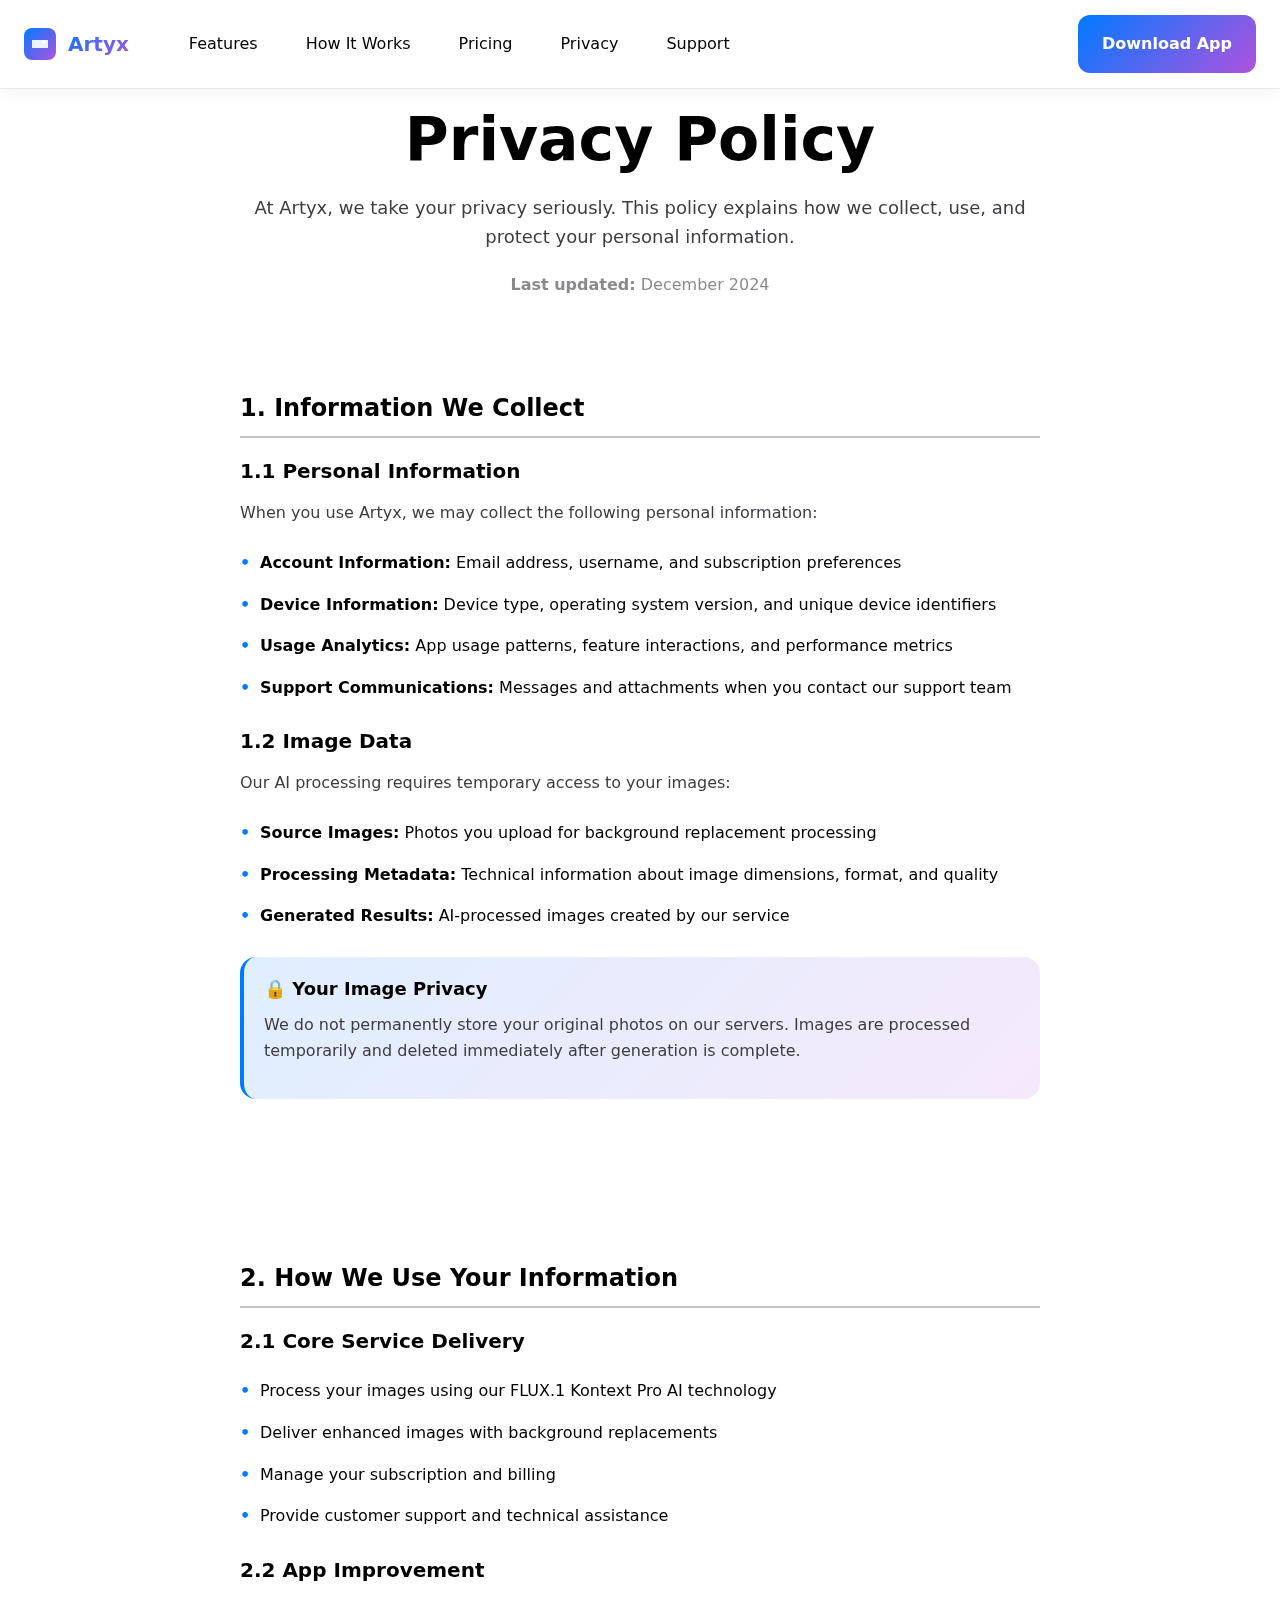
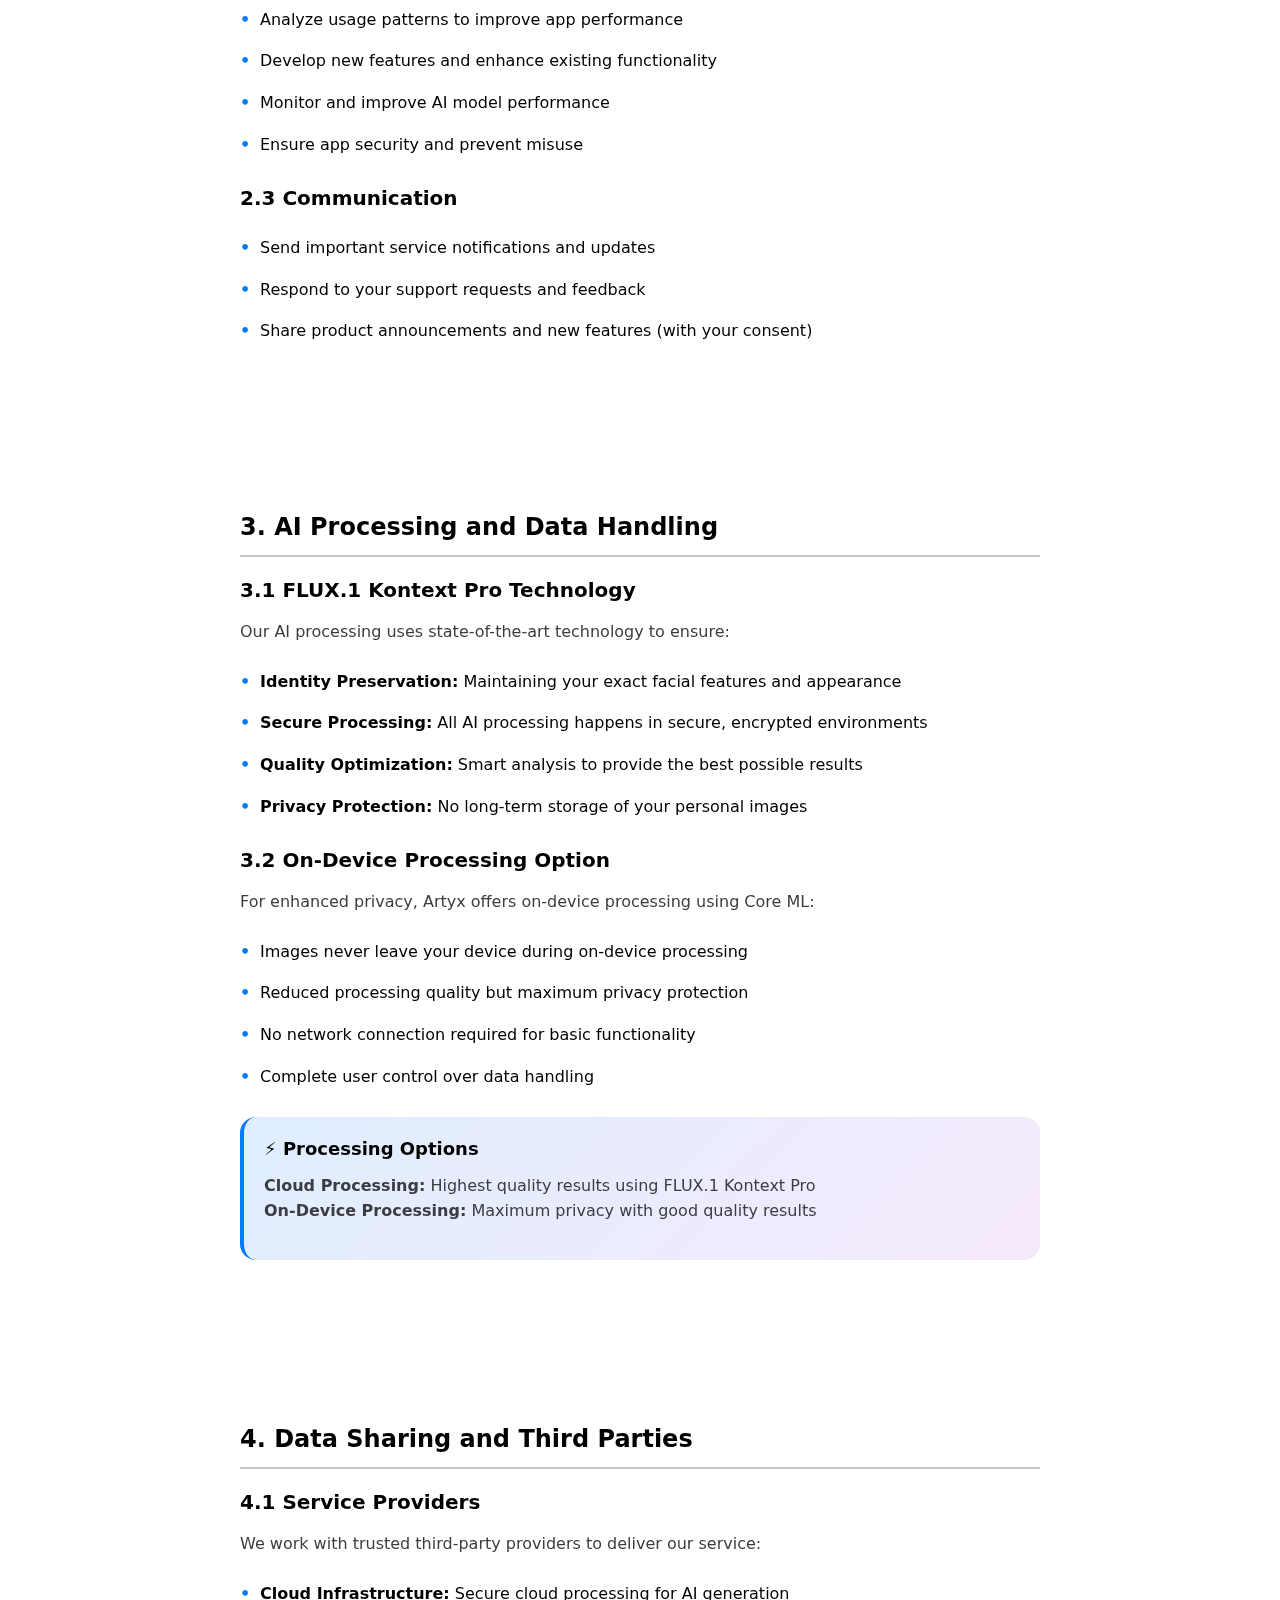
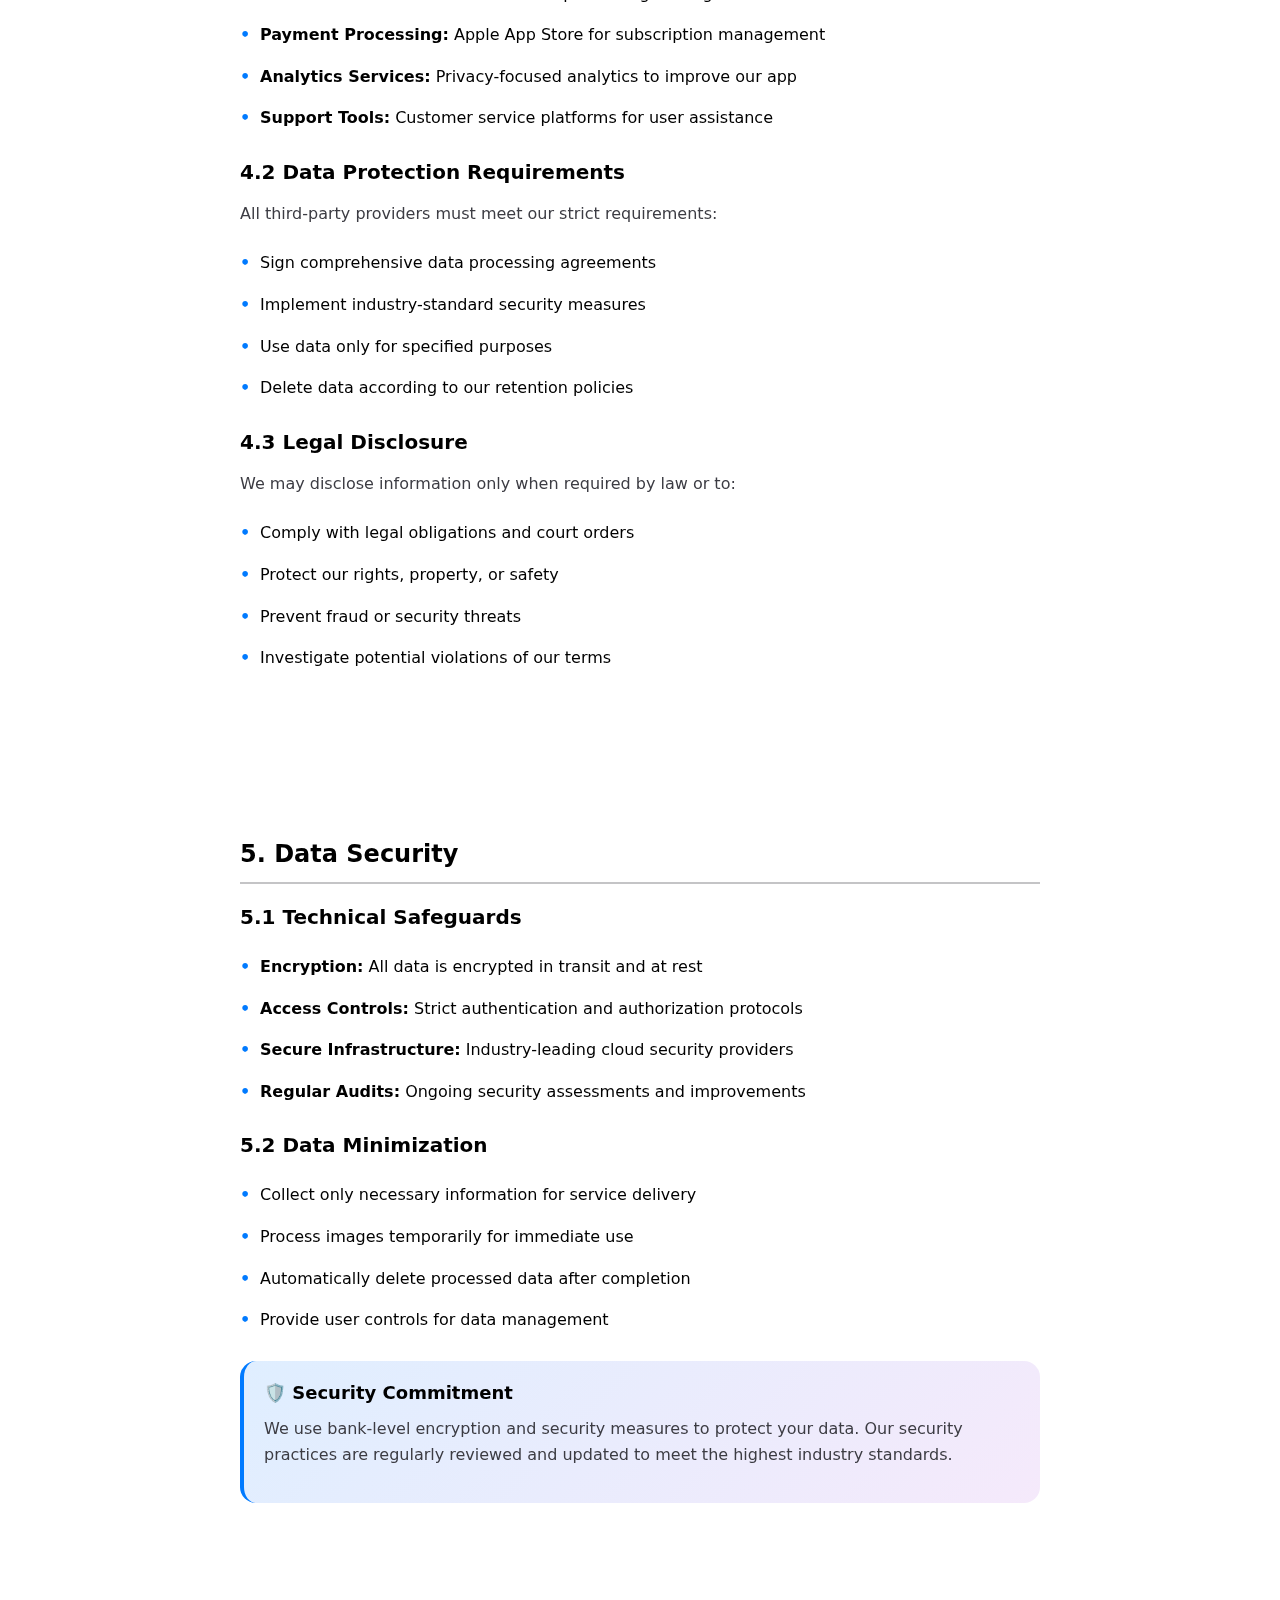
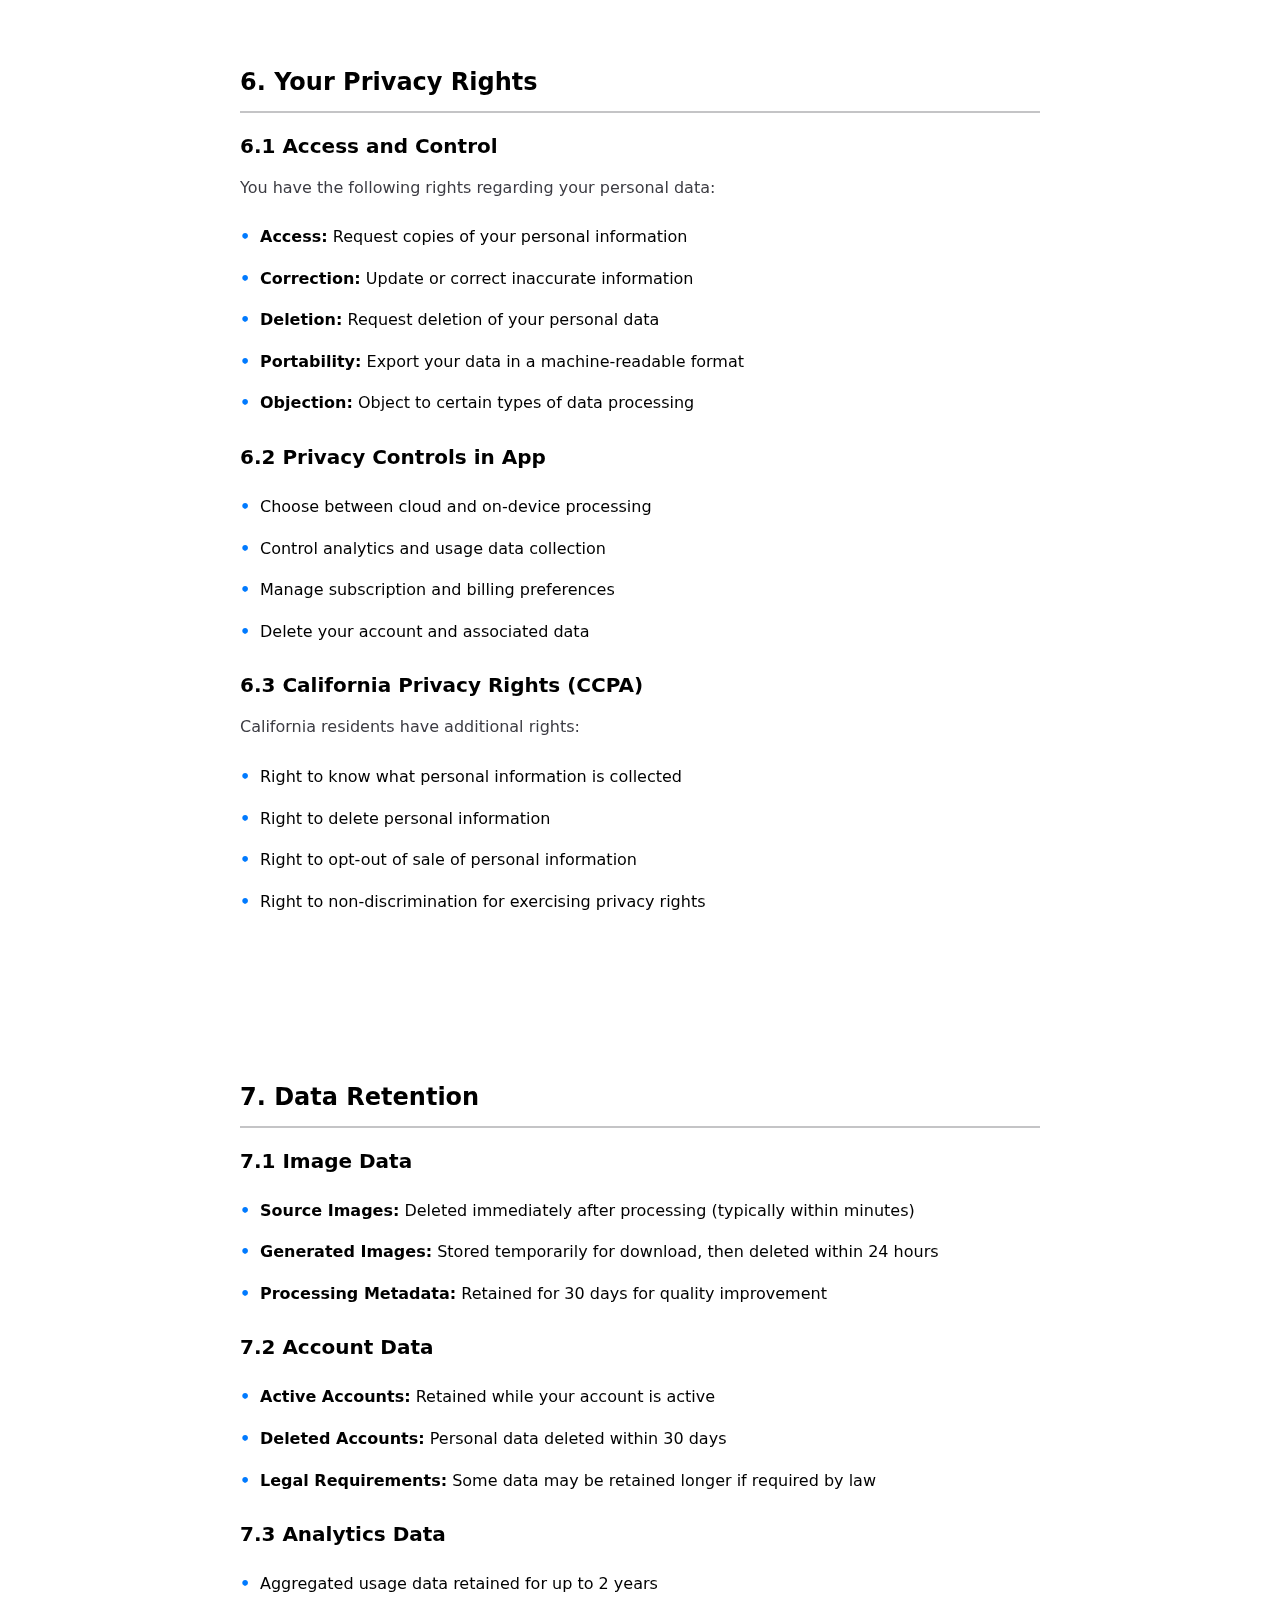
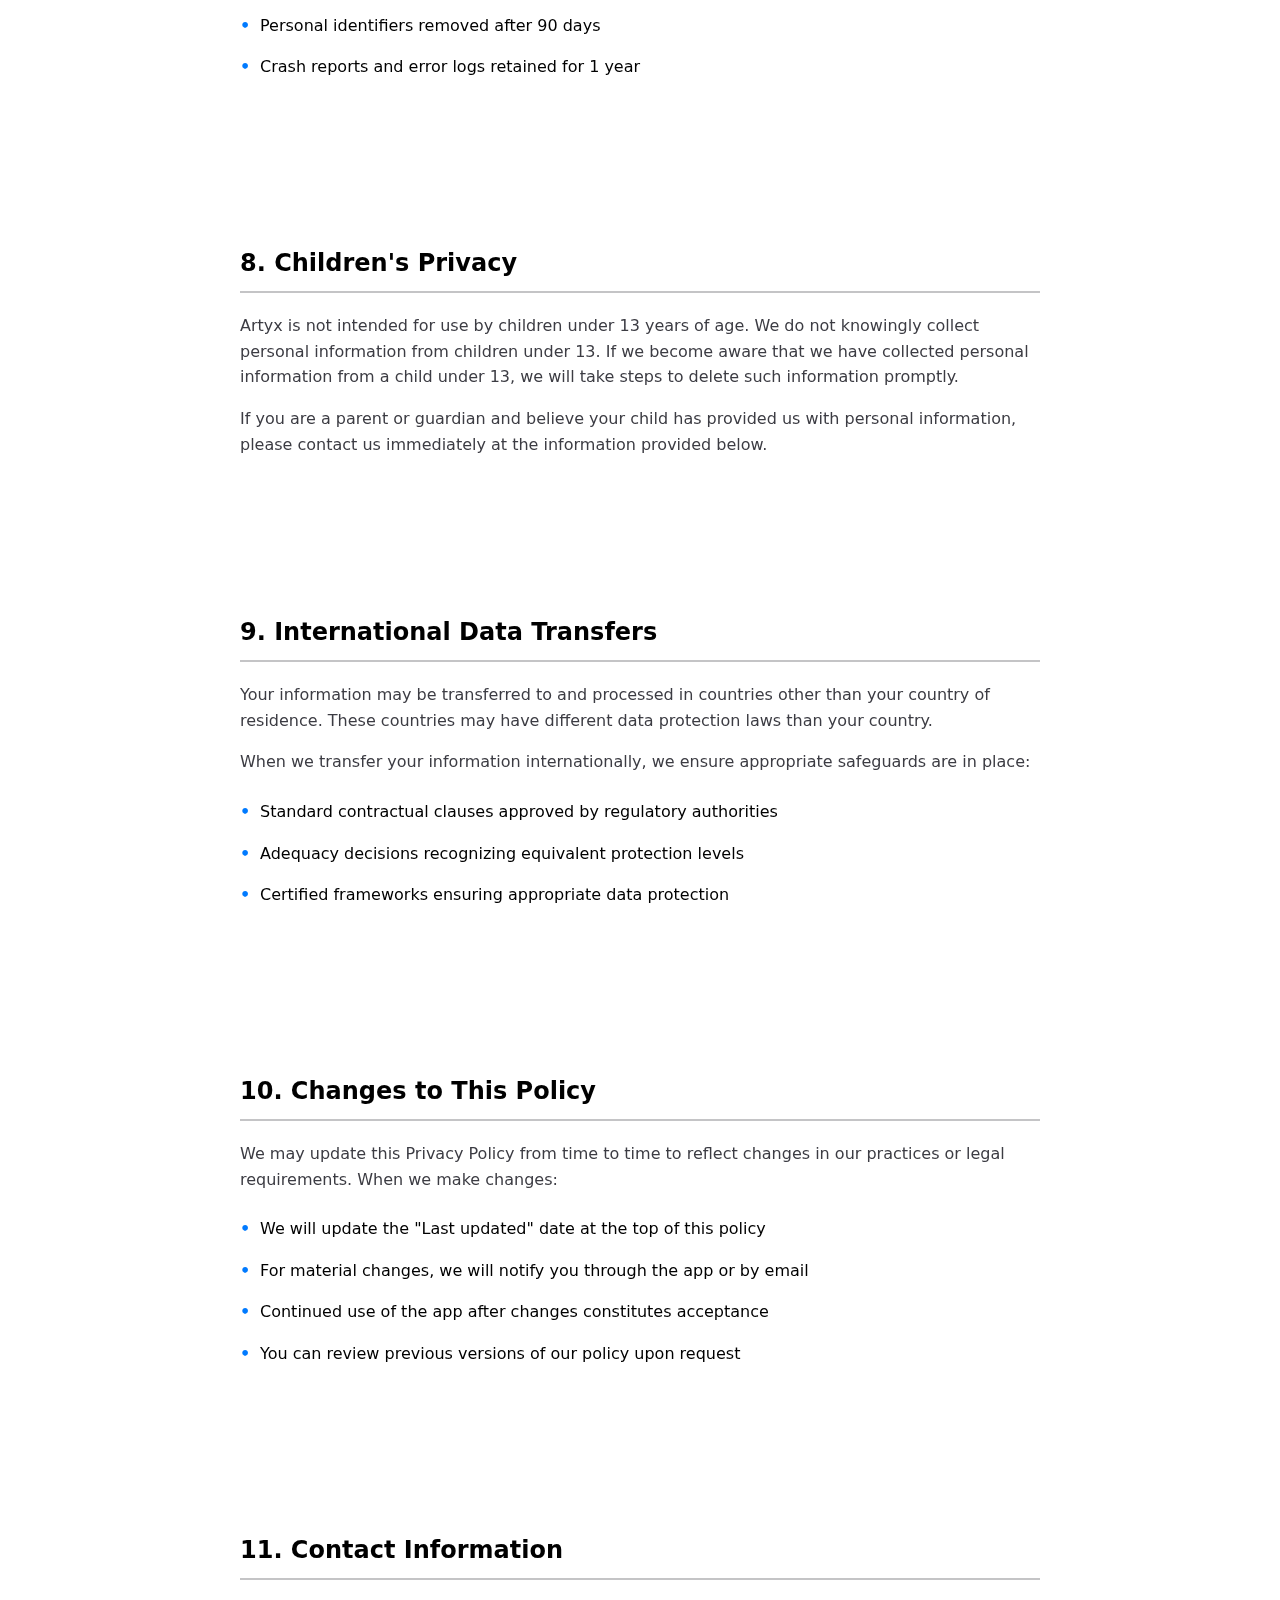
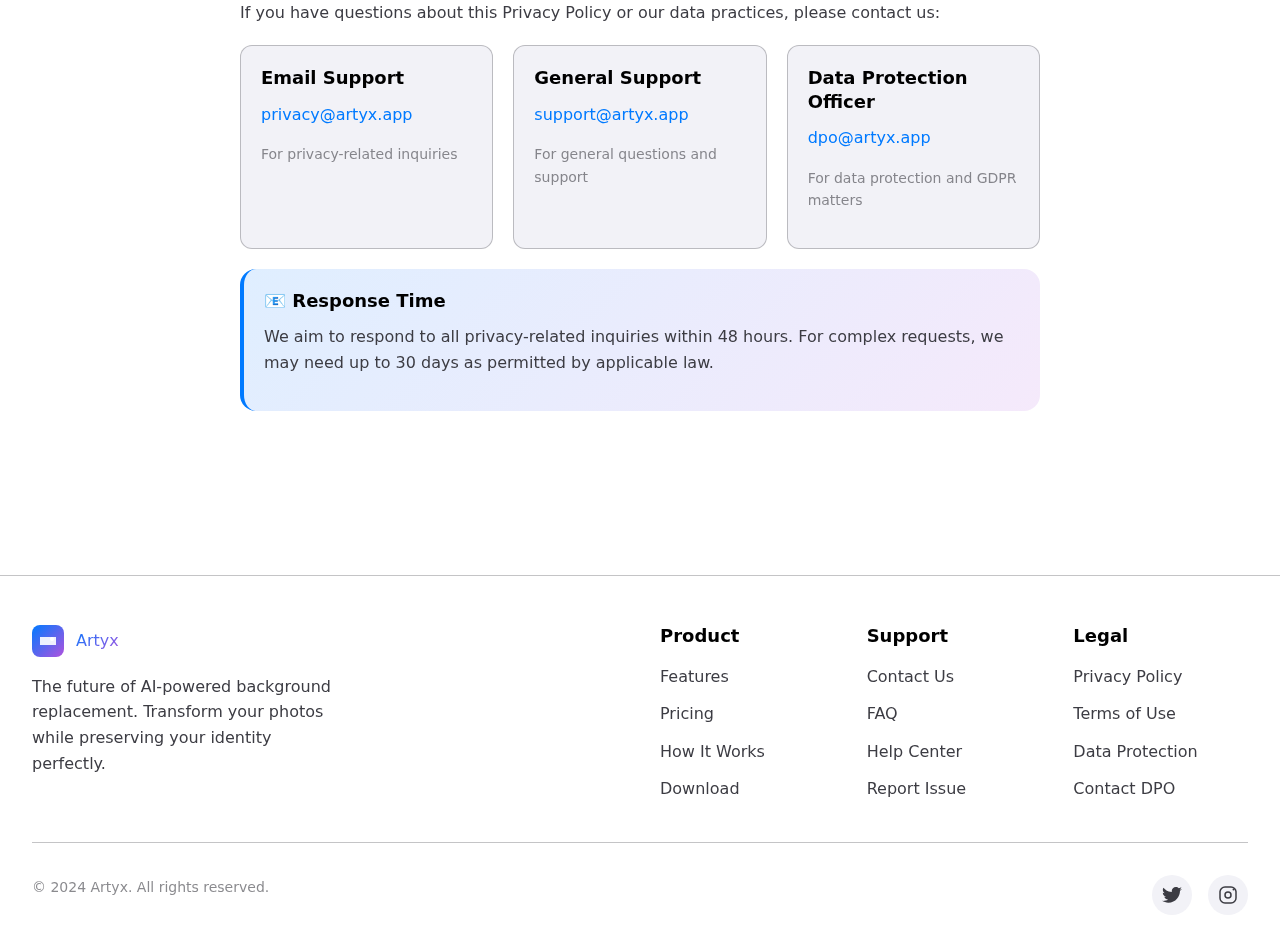
<file: privacy.html>
<!DOCTYPE html>
<html lang="en">
<head>
    <meta charset="UTF-8">
    <meta name="viewport" content="width=device-width, initial-scale=1.0">
    <title>Privacy Policy - Artyx</title>
    <meta name="description" content="Artyx Privacy Policy - Learn how we protect your data and ensure your privacy while using our AI background replacement app.">
    
    <!-- Icons -->
    <link rel="icon" type="image/svg+xml" href="/favicon.svg">
    <link rel="icon" type="image/png" href="/favicon.png">
    
    <!-- Styles -->
    <link rel="stylesheet" href="css/style.css">
</head>
<body>
    <!-- Navigation -->
    <nav class="navbar">
        <div class="nav-container">
            <div class="nav-logo">
                <div class="logo-icon">
                    <svg width="32" height="32" viewBox="0 0 32 32" fill="none" xmlns="http://www.w3.org/2000/svg">
                        <defs>
                            <linearGradient id="logoGradient" x1="0%" y1="0%" x2="100%" y2="100%">
                                <stop offset="0%" style="stop-color:#007AFF"/>
                                <stop offset="100%" style="stop-color:#AF52DE"/>
                            </linearGradient>
                        </defs>
                        <rect width="32" height="32" rx="8" fill="url(#logoGradient)"/>
                        <path d="M8 12h16v8H8z" fill="white" fill-opacity="0.9"/>
                        <circle cx="20" cy="14" r="2" fill="white"/>
                    </svg>
                </div>
                <span class="logo-text">Artyx</span>
            </div>
            
            <div class="nav-menu" id="navMenu">
                <a href="index.html#features" class="nav-link">Features</a>
                <a href="index.html#how-it-works" class="nav-link">How It Works</a>
                <a href="index.html#pricing" class="nav-link">Pricing</a>
                <a href="privacy.html" class="nav-link">Privacy</a>
                <a href="contact.html" class="nav-link">Support</a>
            </div>
            
            <div class="nav-actions">
                <a href="index.html#download" class="btn btn-primary">Download App</a>
                <button class="mobile-menu-toggle" id="mobileMenuToggle" aria-label="Toggle navigation menu">
                    <span></span>
                    <span></span>
                    <span></span>
                </button>
            </div>
        </div>
    </nav>

    <!-- Privacy Policy Content -->
    <main class="privacy-policy">
        <div class="container">
            <div class="policy-header">
                <h1 class="policy-title">Privacy Policy</h1>
                <p class="policy-subtitle">
                    At Artyx, we take your privacy seriously. This policy explains how we collect, 
                    use, and protect your personal information.
                </p>
                <p class="policy-date">
                    <strong>Last updated:</strong> December 2024
                </p>
            </div>

            <div class="policy-content">
                <section class="policy-section">
                    <h2 class="section-heading">1. Information We Collect</h2>
                    
                    <h3 class="subsection-heading">1.1 Personal Information</h3>
                    <p>When you use Artyx, we may collect the following personal information:</p>
                    <ul class="policy-list">
                        <li><strong>Account Information:</strong> Email address, username, and subscription preferences</li>
                        <li><strong>Device Information:</strong> Device type, operating system version, and unique device identifiers</li>
                        <li><strong>Usage Analytics:</strong> App usage patterns, feature interactions, and performance metrics</li>
                        <li><strong>Support Communications:</strong> Messages and attachments when you contact our support team</li>
                    </ul>

                    <h3 class="subsection-heading">1.2 Image Data</h3>
                    <p>Our AI processing requires temporary access to your images:</p>
                    <ul class="policy-list">
                        <li><strong>Source Images:</strong> Photos you upload for background replacement processing</li>
                        <li><strong>Processing Metadata:</strong> Technical information about image dimensions, format, and quality</li>
                        <li><strong>Generated Results:</strong> AI-processed images created by our service</li>
                    </ul>

                    <div class="privacy-highlight">
                        <h4 class="highlight-title">🔒 Your Image Privacy</h4>
                        <p>We do not permanently store your original photos on our servers. Images are processed temporarily and deleted immediately after generation is complete.</p>
                    </div>
                </section>

                <section class="policy-section">
                    <h2 class="section-heading">2. How We Use Your Information</h2>
                    
                    <h3 class="subsection-heading">2.1 Core Service Delivery</h3>
                    <ul class="policy-list">
                        <li>Process your images using our FLUX.1 Kontext Pro AI technology</li>
                        <li>Deliver enhanced images with background replacements</li>
                        <li>Manage your subscription and billing</li>
                        <li>Provide customer support and technical assistance</li>
                    </ul>

                    <h3 class="subsection-heading">2.2 App Improvement</h3>
                    <ul class="policy-list">
                        <li>Analyze usage patterns to improve app performance</li>
                        <li>Develop new features and enhance existing functionality</li>
                        <li>Monitor and improve AI model performance</li>
                        <li>Ensure app security and prevent misuse</li>
                    </ul>

                    <h3 class="subsection-heading">2.3 Communication</h3>
                    <ul class="policy-list">
                        <li>Send important service notifications and updates</li>
                        <li>Respond to your support requests and feedback</li>
                        <li>Share product announcements and new features (with your consent)</li>
                    </ul>
                </section>

                <section class="policy-section">
                    <h2 class="section-heading">3. AI Processing and Data Handling</h2>
                    
                    <h3 class="subsection-heading">3.1 FLUX.1 Kontext Pro Technology</h3>
                    <p>Our AI processing uses state-of-the-art technology to ensure:</p>
                    <ul class="policy-list">
                        <li><strong>Identity Preservation:</strong> Maintaining your exact facial features and appearance</li>
                        <li><strong>Secure Processing:</strong> All AI processing happens in secure, encrypted environments</li>
                        <li><strong>Quality Optimization:</strong> Smart analysis to provide the best possible results</li>
                        <li><strong>Privacy Protection:</strong> No long-term storage of your personal images</li>
                    </ul>

                    <h3 class="subsection-heading">3.2 On-Device Processing Option</h3>
                    <p>For enhanced privacy, Artyx offers on-device processing using Core ML:</p>
                    <ul class="policy-list">
                        <li>Images never leave your device during on-device processing</li>
                        <li>Reduced processing quality but maximum privacy protection</li>
                        <li>No network connection required for basic functionality</li>
                        <li>Complete user control over data handling</li>
                    </ul>

                    <div class="privacy-highlight">
                        <h4 class="highlight-title">⚡ Processing Options</h4>
                        <p><strong>Cloud Processing:</strong> Highest quality results using FLUX.1 Kontext Pro<br>
                        <strong>On-Device Processing:</strong> Maximum privacy with good quality results</p>
                    </div>
                </section>

                <section class="policy-section">
                    <h2 class="section-heading">4. Data Sharing and Third Parties</h2>
                    
                    <h3 class="subsection-heading">4.1 Service Providers</h3>
                    <p>We work with trusted third-party providers to deliver our service:</p>
                    <ul class="policy-list">
                        <li><strong>Cloud Infrastructure:</strong> Secure cloud processing for AI generation</li>
                        <li><strong>Payment Processing:</strong> Apple App Store for subscription management</li>
                        <li><strong>Analytics Services:</strong> Privacy-focused analytics to improve our app</li>
                        <li><strong>Support Tools:</strong> Customer service platforms for user assistance</li>
                    </ul>

                    <h3 class="subsection-heading">4.2 Data Protection Requirements</h3>
                    <p>All third-party providers must meet our strict requirements:</p>
                    <ul class="policy-list">
                        <li>Sign comprehensive data processing agreements</li>
                        <li>Implement industry-standard security measures</li>
                        <li>Use data only for specified purposes</li>
                        <li>Delete data according to our retention policies</li>
                    </ul>

                    <h3 class="subsection-heading">4.3 Legal Disclosure</h3>
                    <p>We may disclose information only when required by law or to:</p>
                    <ul class="policy-list">
                        <li>Comply with legal obligations and court orders</li>
                        <li>Protect our rights, property, or safety</li>
                        <li>Prevent fraud or security threats</li>
                        <li>Investigate potential violations of our terms</li>
                    </ul>
                </section>

                <section class="policy-section">
                    <h2 class="section-heading">5. Data Security</h2>
                    
                    <h3 class="subsection-heading">5.1 Technical Safeguards</h3>
                    <ul class="policy-list">
                        <li><strong>Encryption:</strong> All data is encrypted in transit and at rest</li>
                        <li><strong>Access Controls:</strong> Strict authentication and authorization protocols</li>
                        <li><strong>Secure Infrastructure:</strong> Industry-leading cloud security providers</li>
                        <li><strong>Regular Audits:</strong> Ongoing security assessments and improvements</li>
                    </ul>

                    <h3 class="subsection-heading">5.2 Data Minimization</h3>
                    <ul class="policy-list">
                        <li>Collect only necessary information for service delivery</li>
                        <li>Process images temporarily for immediate use</li>
                        <li>Automatically delete processed data after completion</li>
                        <li>Provide user controls for data management</li>
                    </ul>

                    <div class="privacy-highlight">
                        <h4 class="highlight-title">🛡️ Security Commitment</h4>
                        <p>We use bank-level encryption and security measures to protect your data. Our security practices are regularly reviewed and updated to meet the highest industry standards.</p>
                    </div>
                </section>

                <section class="policy-section">
                    <h2 class="section-heading">6. Your Privacy Rights</h2>
                    
                    <h3 class="subsection-heading">6.1 Access and Control</h3>
                    <p>You have the following rights regarding your personal data:</p>
                    <ul class="policy-list">
                        <li><strong>Access:</strong> Request copies of your personal information</li>
                        <li><strong>Correction:</strong> Update or correct inaccurate information</li>
                        <li><strong>Deletion:</strong> Request deletion of your personal data</li>
                        <li><strong>Portability:</strong> Export your data in a machine-readable format</li>
                        <li><strong>Objection:</strong> Object to certain types of data processing</li>
                    </ul>

                    <h3 class="subsection-heading">6.2 Privacy Controls in App</h3>
                    <ul class="policy-list">
                        <li>Choose between cloud and on-device processing</li>
                        <li>Control analytics and usage data collection</li>
                        <li>Manage subscription and billing preferences</li>
                        <li>Delete your account and associated data</li>
                    </ul>

                    <h3 class="subsection-heading">6.3 California Privacy Rights (CCPA)</h3>
                    <p>California residents have additional rights:</p>
                    <ul class="policy-list">
                        <li>Right to know what personal information is collected</li>
                        <li>Right to delete personal information</li>
                        <li>Right to opt-out of sale of personal information</li>
                        <li>Right to non-discrimination for exercising privacy rights</li>
                    </ul>
                </section>

                <section class="policy-section">
                    <h2 class="section-heading">7. Data Retention</h2>
                    
                    <h3 class="subsection-heading">7.1 Image Data</h3>
                    <ul class="policy-list">
                        <li><strong>Source Images:</strong> Deleted immediately after processing (typically within minutes)</li>
                        <li><strong>Generated Images:</strong> Stored temporarily for download, then deleted within 24 hours</li>
                        <li><strong>Processing Metadata:</strong> Retained for 30 days for quality improvement</li>
                    </ul>

                    <h3 class="subsection-heading">7.2 Account Data</h3>
                    <ul class="policy-list">
                        <li><strong>Active Accounts:</strong> Retained while your account is active</li>
                        <li><strong>Deleted Accounts:</strong> Personal data deleted within 30 days</li>
                        <li><strong>Legal Requirements:</strong> Some data may be retained longer if required by law</li>
                    </ul>

                    <h3 class="subsection-heading">7.3 Analytics Data</h3>
                    <ul class="policy-list">
                        <li>Aggregated usage data retained for up to 2 years</li>
                        <li>Personal identifiers removed after 90 days</li>
                        <li>Crash reports and error logs retained for 1 year</li>
                    </ul>
                </section>

                <section class="policy-section">
                    <h2 class="section-heading">8. Children's Privacy</h2>
                    <p>Artyx is not intended for use by children under 13 years of age. We do not knowingly collect personal information from children under 13. If we become aware that we have collected personal information from a child under 13, we will take steps to delete such information promptly.</p>
                    
                    <p>If you are a parent or guardian and believe your child has provided us with personal information, please contact us immediately at the information provided below.</p>
                </section>

                <section class="policy-section">
                    <h2 class="section-heading">9. International Data Transfers</h2>
                    <p>Your information may be transferred to and processed in countries other than your country of residence. These countries may have different data protection laws than your country.</p>
                    
                    <p>When we transfer your information internationally, we ensure appropriate safeguards are in place:</p>
                    <ul class="policy-list">
                        <li>Standard contractual clauses approved by regulatory authorities</li>
                        <li>Adequacy decisions recognizing equivalent protection levels</li>
                        <li>Certified frameworks ensuring appropriate data protection</li>
                    </ul>
                </section>

                <section class="policy-section">
                    <h2 class="section-heading">10. Changes to This Policy</h2>
                    <p>We may update this Privacy Policy from time to time to reflect changes in our practices or legal requirements. When we make changes:</p>
                    
                    <ul class="policy-list">
                        <li>We will update the "Last updated" date at the top of this policy</li>
                        <li>For material changes, we will notify you through the app or by email</li>
                        <li>Continued use of the app after changes constitutes acceptance</li>
                        <li>You can review previous versions of our policy upon request</li>
                    </ul>
                </section>

                <section class="policy-section" id="contact">
                    <h2 class="section-heading">11. Contact Information</h2>
                    <p>If you have questions about this Privacy Policy or our data practices, please contact us:</p>
                    
                    <div class="contact-grid">
                        <div class="contact-method">
                            <h3 class="contact-title">Email Support</h3>
                            <p><a href="mailto:privacy@artyx.app">privacy@artyx.app</a></p>
                            <p class="contact-note">For privacy-related inquiries</p>
                        </div>
                        
                        <div class="contact-method">
                            <h3 class="contact-title">General Support</h3>
                            <p><a href="mailto:support@artyx.app">support@artyx.app</a></p>
                            <p class="contact-note">For general questions and support</p>
                        </div>
                        
                        <div class="contact-method">
                            <h3 class="contact-title">Data Protection Officer</h3>
                            <p><a href="mailto:dpo@artyx.app">dpo@artyx.app</a></p>
                            <p class="contact-note">For data protection and GDPR matters</p>
                        </div>
                    </div>
                    
                    <div class="privacy-highlight">
                        <h4 class="highlight-title">📧 Response Time</h4>
                        <p>We aim to respond to all privacy-related inquiries within 48 hours. For complex requests, we may need up to 30 days as permitted by applicable law.</p>
                    </div>
                </section>
            </div>
        </div>
    </main>

    <!-- Footer -->
    <footer class="footer">
        <div class="container">
            <div class="footer-content">
                <div class="footer-main">
                    <div class="footer-brand">
                        <div class="footer-logo">
                            <div class="logo-icon">
                                <svg width="32" height="32" viewBox="0 0 32 32" fill="none" xmlns="http://www.w3.org/2000/svg">
                                    <defs>
                                        <linearGradient id="footerLogoGradient" x1="0%" y1="0%" x2="100%" y2="100%">
                                            <stop offset="0%" style="stop-color:#007AFF"/>
                                            <stop offset="100%" style="stop-color:#AF52DE"/>
                                        </linearGradient>
                                    </defs>
                                    <rect width="32" height="32" rx="8" fill="url(#footerLogoGradient)"/>
                                    <path d="M8 12h16v8H8z" fill="white" fill-opacity="0.9"/>
                                    <circle cx="20" cy="14" r="2" fill="white"/>
                                </svg>
                            </div>
                            <span class="logo-text">Artyx</span>
                        </div>
                        <p class="footer-description">
                            The future of AI-powered background replacement. 
                            Transform your photos while preserving your identity perfectly.
                        </p>
                    </div>
                    
                    <div class="footer-links">
                        <div class="footer-column">
                            <h4 class="footer-heading">Product</h4>
                            <ul class="footer-list">
                                <li><a href="index.html#features">Features</a></li>
                                <li><a href="index.html#pricing">Pricing</a></li>
                                <li><a href="index.html#how-it-works">How It Works</a></li>
                                <li><a href="index.html#download">Download</a></li>
                            </ul>
                        </div>
                        
                        <div class="footer-column">
                            <h4 class="footer-heading">Support</h4>
                            <ul class="footer-list">
                                <li><a href="contact.html">Contact Us</a></li>
                                <li><a href="contact.html#faq">FAQ</a></li>
                                <li><a href="contact.html">Help Center</a></li>
                                <li><a href="contact.html">Report Issue</a></li>
                            </ul>
                        </div>
                        
                        <div class="footer-column">
                            <h4 class="footer-heading">Legal</h4>
                            <ul class="footer-list">
                                <li><a href="privacy.html">Privacy Policy</a></li>
                                <li><a href="terms.html">Terms of Use</a></li>
                                <li><a href="privacy.html#data">Data Protection</a></li>
                                <li><a href="privacy.html#contact">Contact DPO</a></li>
                            </ul>
                        </div>
                    </div>
                </div>
                
                <div class="footer-bottom">
                    <p class="footer-copyright">
                        © 2024 Artyx. All rights reserved.
                    </p>
                    <div class="footer-social">
                        <a href="#" class="social-link" aria-label="Twitter">
                            <svg width="20" height="20" viewBox="0 0 20 20" fill="none">
                                <path d="M20 3.924c-.736.327-1.527.549-2.357.649.848-.508 1.499-1.312 1.804-2.27-.793.47-1.671.812-2.606.996C16.104 2.488 15.026 2 13.847 2c-2.266 0-4.103 1.837-4.103 4.103 0 .322.036.635.106.935C6.435 6.85 3.417 5.207 1.393 2.734c-.354.608-.557 1.315-.557 2.069 0 1.423.724 2.679 1.825 3.415-.672-.021-1.305-.206-1.859-.513v.052c0 1.988 1.414 3.647 3.292 4.023-.344.094-.707.144-1.081.144-.264 0-.521-.026-.771-.074.521 1.626 2.033 2.809 3.826 2.841C4.67 15.31 2.9 15.895 1 15.895c-.331 0-.658-.019-.98-.057 1.816 1.164 3.973 1.843 6.29 1.843 7.547 0 11.675-6.252 11.675-11.675 0-.178-.004-.355-.012-.531C18.67 5.51 19.386 4.766 20 3.924z" fill="currentColor"/>
                            </svg>
                        </a>
                        <a href="#" class="social-link" aria-label="Instagram">
                            <svg width="20" height="20" viewBox="0 0 20 20" fill="none">
                                <rect x="2" y="2" width="16" height="16" rx="5" stroke="currentColor" stroke-width="1.5"/>
                                <circle cx="10" cy="10" r="3" stroke="currentColor" stroke-width="1.5"/>
                                <circle cx="15.5" cy="4.5" r="1" fill="currentColor"/>
                            </svg>
                        </a>
                    </div>
                </div>
            </div>
        </div>
    </footer>

    <script src="js/main.js"></script>

    <style>
        /* Privacy Policy Specific Styles */
        .privacy-policy {
            padding-top: 100px;
            padding-bottom: var(--spacing-5xl);
        }

        .policy-header {
            text-align: center;
            margin-bottom: var(--spacing-5xl);
            max-width: 800px;
            margin-left: auto;
            margin-right: auto;
        }

        .policy-title {
            font-size: var(--font-size-4xl);
            font-weight: var(--font-weight-bold);
            color: var(--color-text-primary);
            margin-bottom: var(--spacing-lg);
        }

        .policy-subtitle {
            font-size: var(--font-size-lg);
            color: var(--color-text-secondary);
            margin-bottom: var(--spacing-xl);
            line-height: 1.6;
        }

        .policy-date {
            font-size: var(--font-size-base);
            color: var(--color-text-tertiary);
        }

        .policy-content {
            max-width: 800px;
            margin: 0 auto;
        }

        .policy-section {
            margin-bottom: var(--spacing-5xl);
        }

        .section-heading {
            font-size: var(--font-size-2xl);
            font-weight: var(--font-weight-bold);
            color: var(--color-text-primary);
            margin-bottom: var(--spacing-xl);
            padding-bottom: var(--spacing-md);
            border-bottom: 2px solid var(--color-border);
        }

        .subsection-heading {
            font-size: var(--font-size-xl);
            font-weight: var(--font-weight-semibold);
            color: var(--color-text-primary);
            margin-bottom: var(--spacing-lg);
            margin-top: var(--spacing-xl);
        }

        .policy-list {
            list-style: none;
            padding-left: 0;
            margin-bottom: var(--spacing-lg);
        }

        .policy-list li {
            padding: var(--spacing-sm) 0;
            padding-left: var(--spacing-xl);
            position: relative;
            line-height: 1.6;
        }

        .policy-list li::before {
            content: "•";
            color: var(--color-primary);
            font-weight: bold;
            position: absolute;
            left: 0;
        }

        .privacy-highlight {
            background: var(--gradient-feature-1);
            border-radius: var(--radius-xl);
            padding: var(--spacing-xl);
            margin: var(--spacing-xl) 0;
            border-left: 4px solid var(--color-primary);
        }

        .highlight-title {
            font-size: var(--font-size-lg);
            font-weight: var(--font-weight-semibold);
            color: var(--color-text-primary);
            margin-bottom: var(--spacing-md);
        }

        .contact-grid {
            display: grid;
            grid-template-columns: 1fr;
            gap: var(--spacing-xl);
            margin: var(--spacing-xl) 0;
        }

        .contact-method {
            background: var(--color-background-secondary);
            border-radius: var(--radius-lg);
            padding: var(--spacing-xl);
            border: 1px solid var(--color-border);
        }

        .contact-title {
            font-size: var(--font-size-lg);
            font-weight: var(--font-weight-semibold);
            color: var(--color-text-primary);
            margin-bottom: var(--spacing-md);
        }

        .contact-note {
            font-size: var(--font-size-sm);
            color: var(--color-text-tertiary);
            margin-top: var(--spacing-sm);
        }

        @media (min-width: 768px) {
            .policy-title {
                font-size: var(--font-size-5xl);
            }

            .contact-grid {
                grid-template-columns: repeat(3, 1fr);
            }
        }

        @media (min-width: 1024px) {
            .policy-title {
                font-size: var(--font-size-6xl);
            }
        }
    </style>
</body>
</html>
</file>
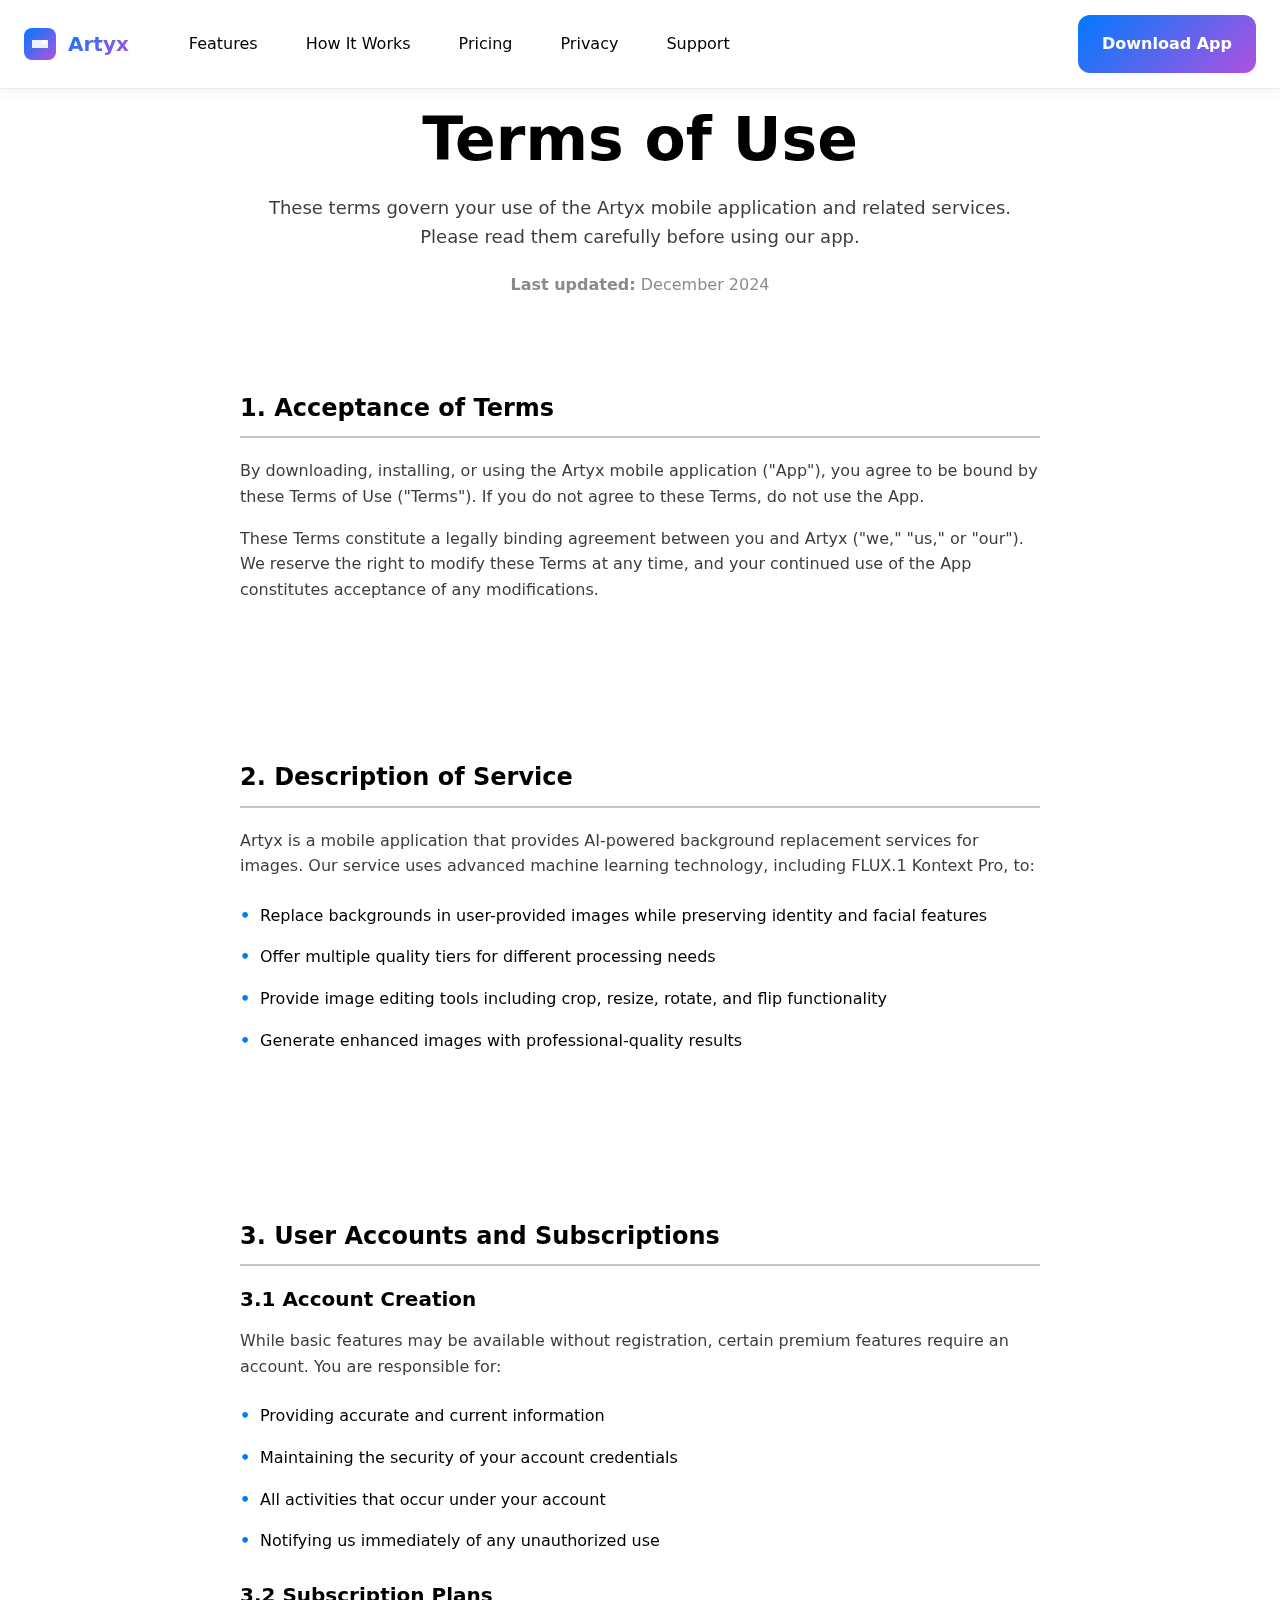
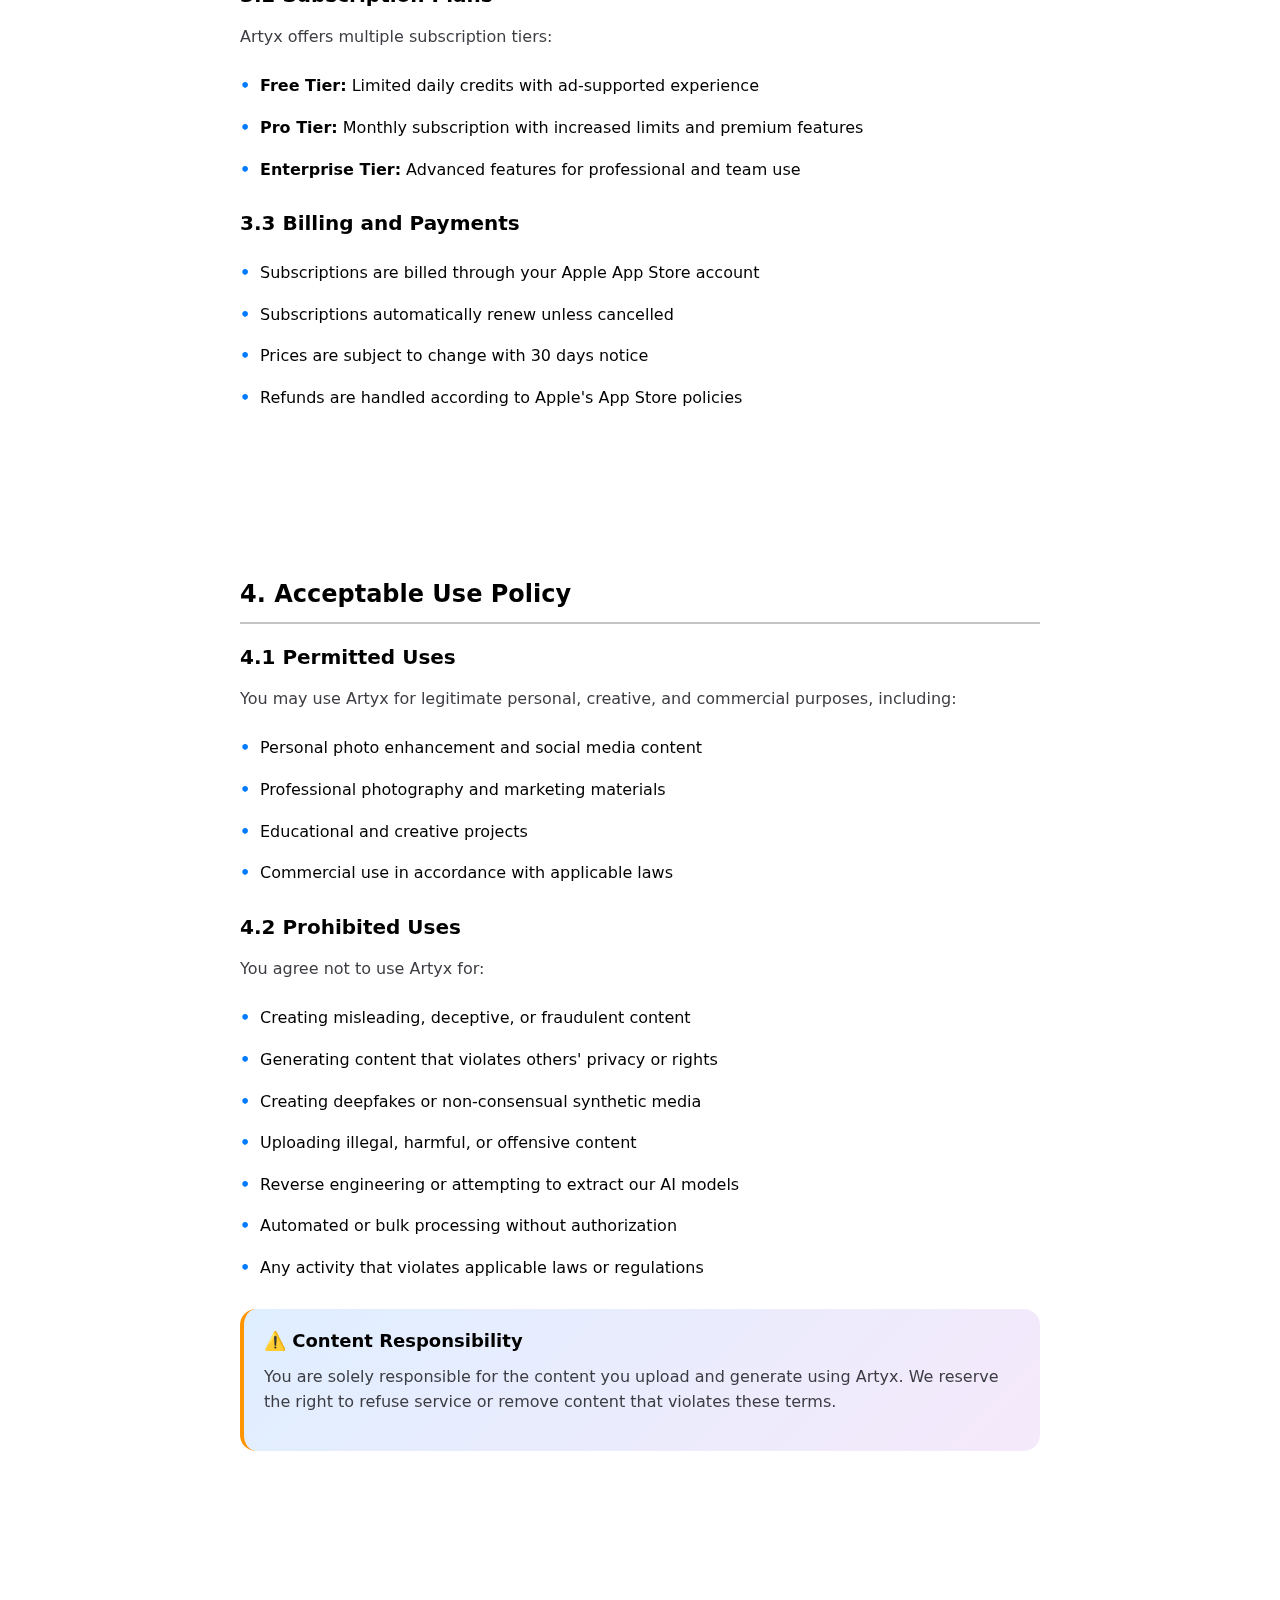
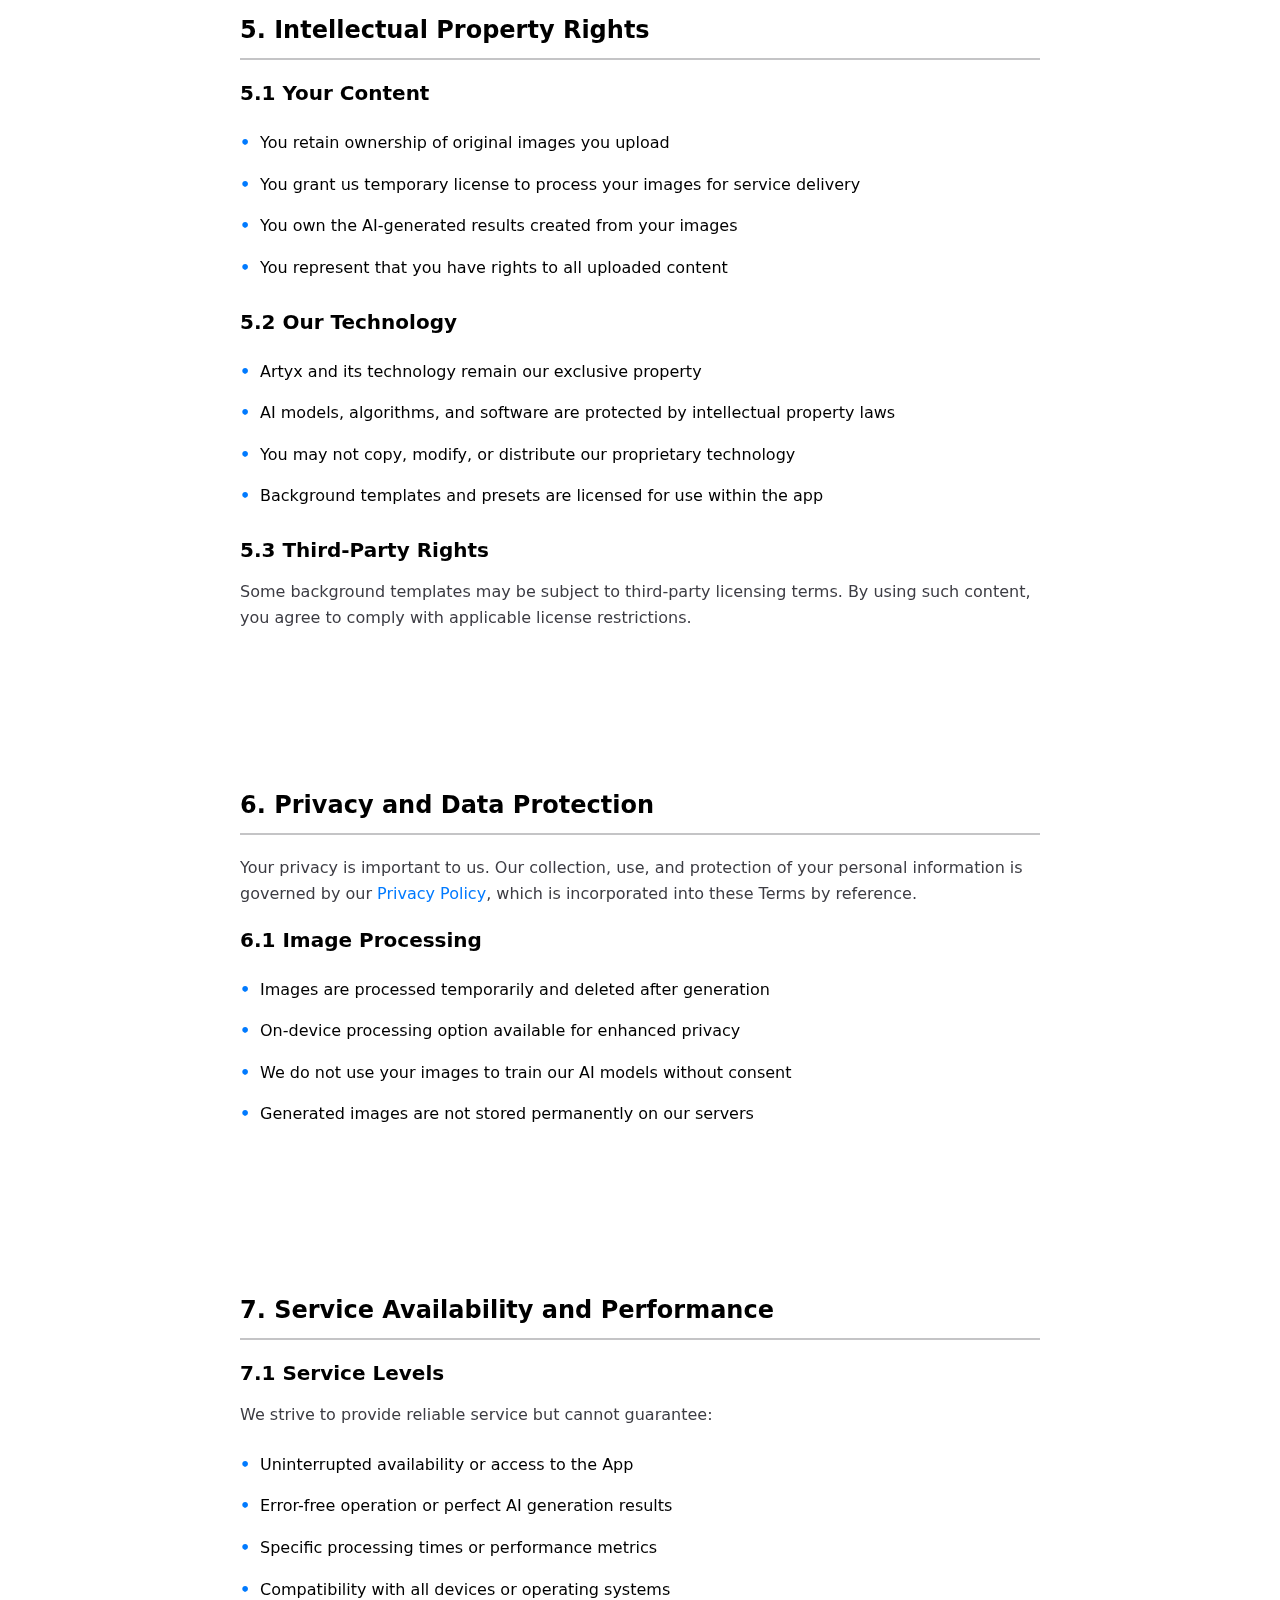
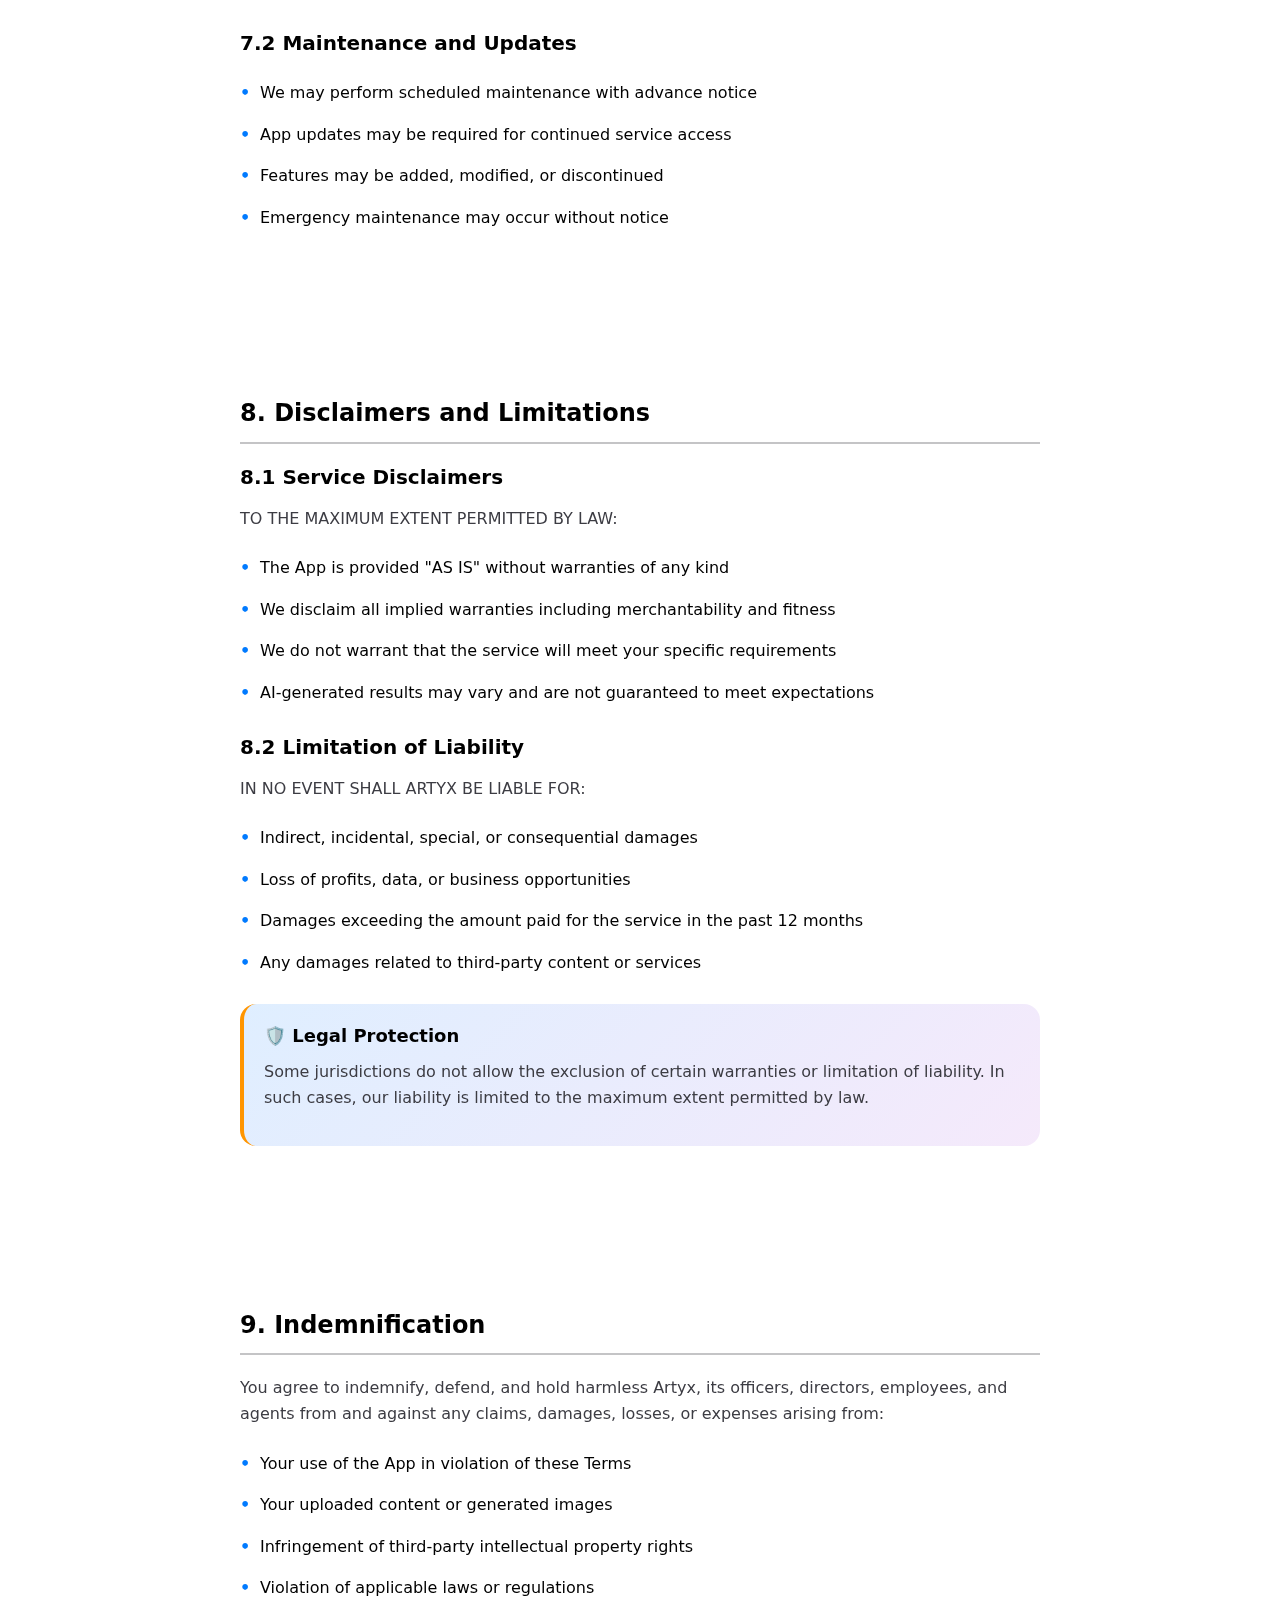
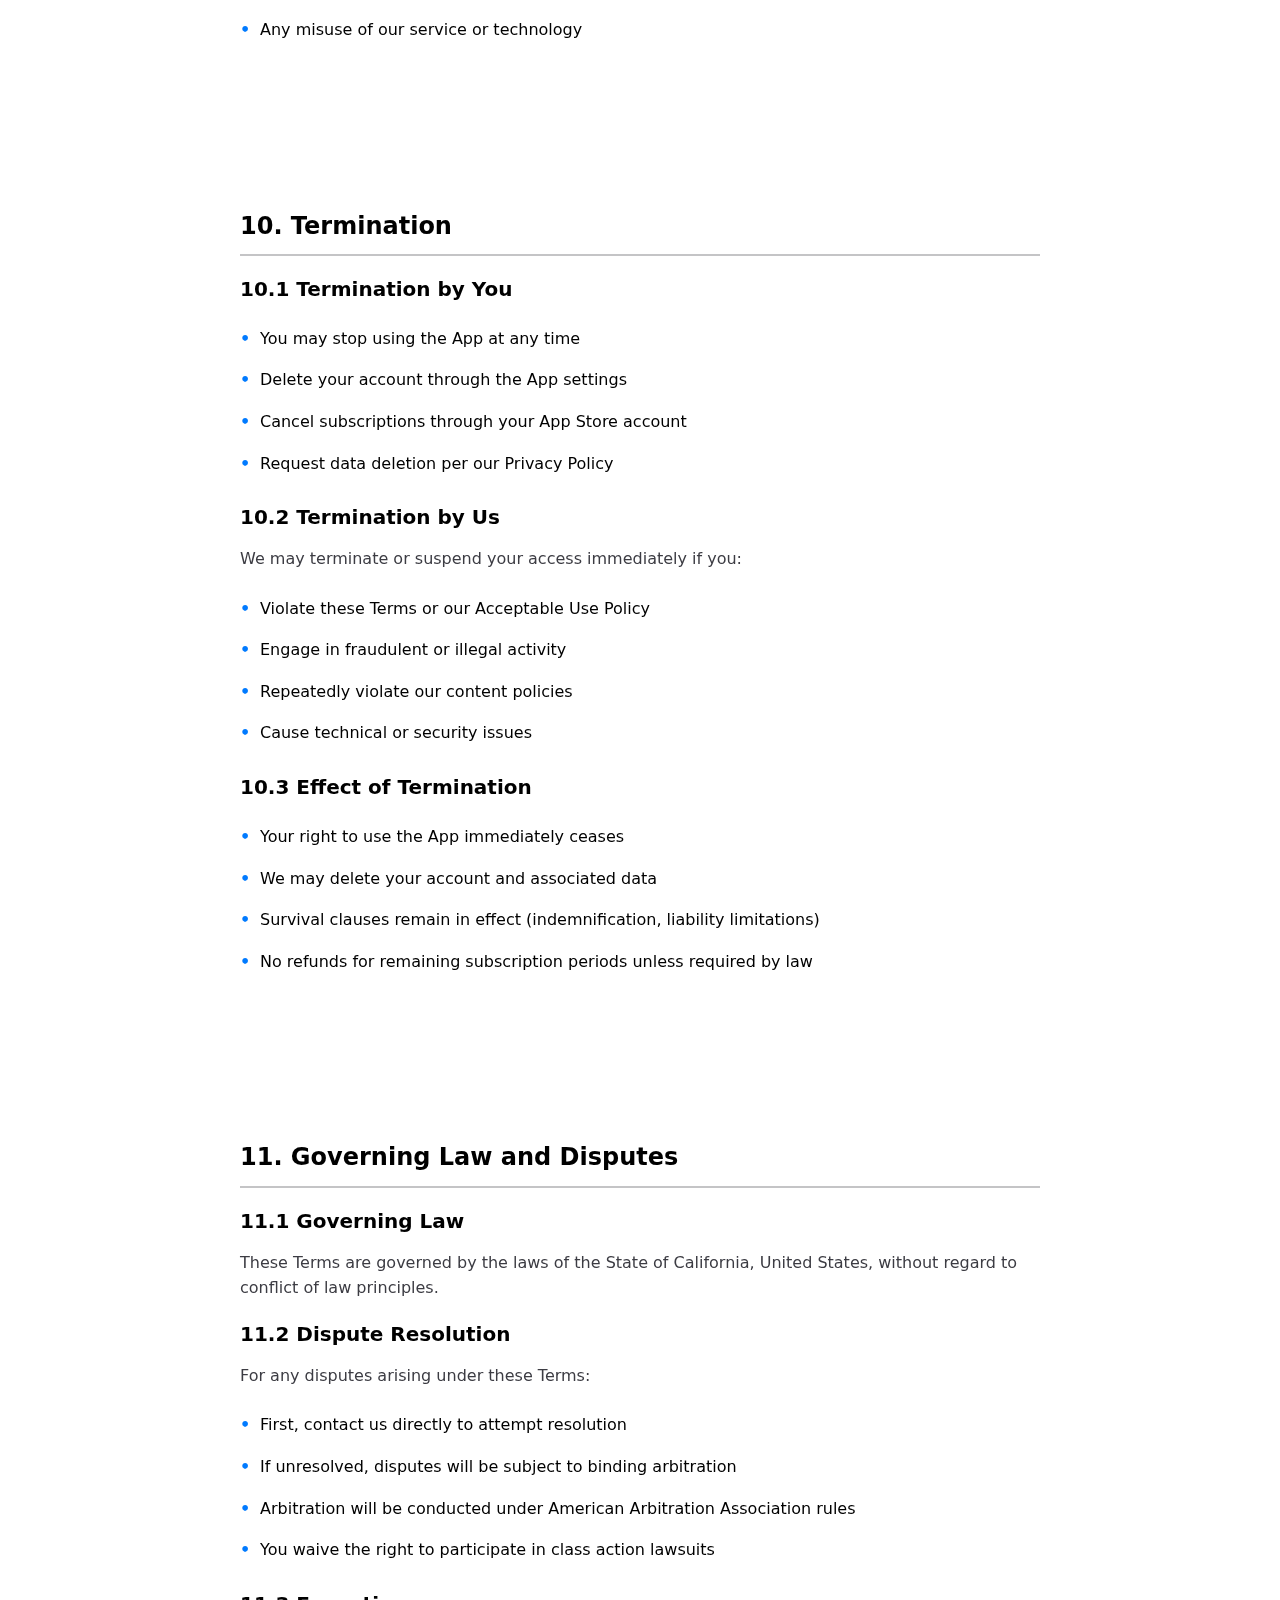
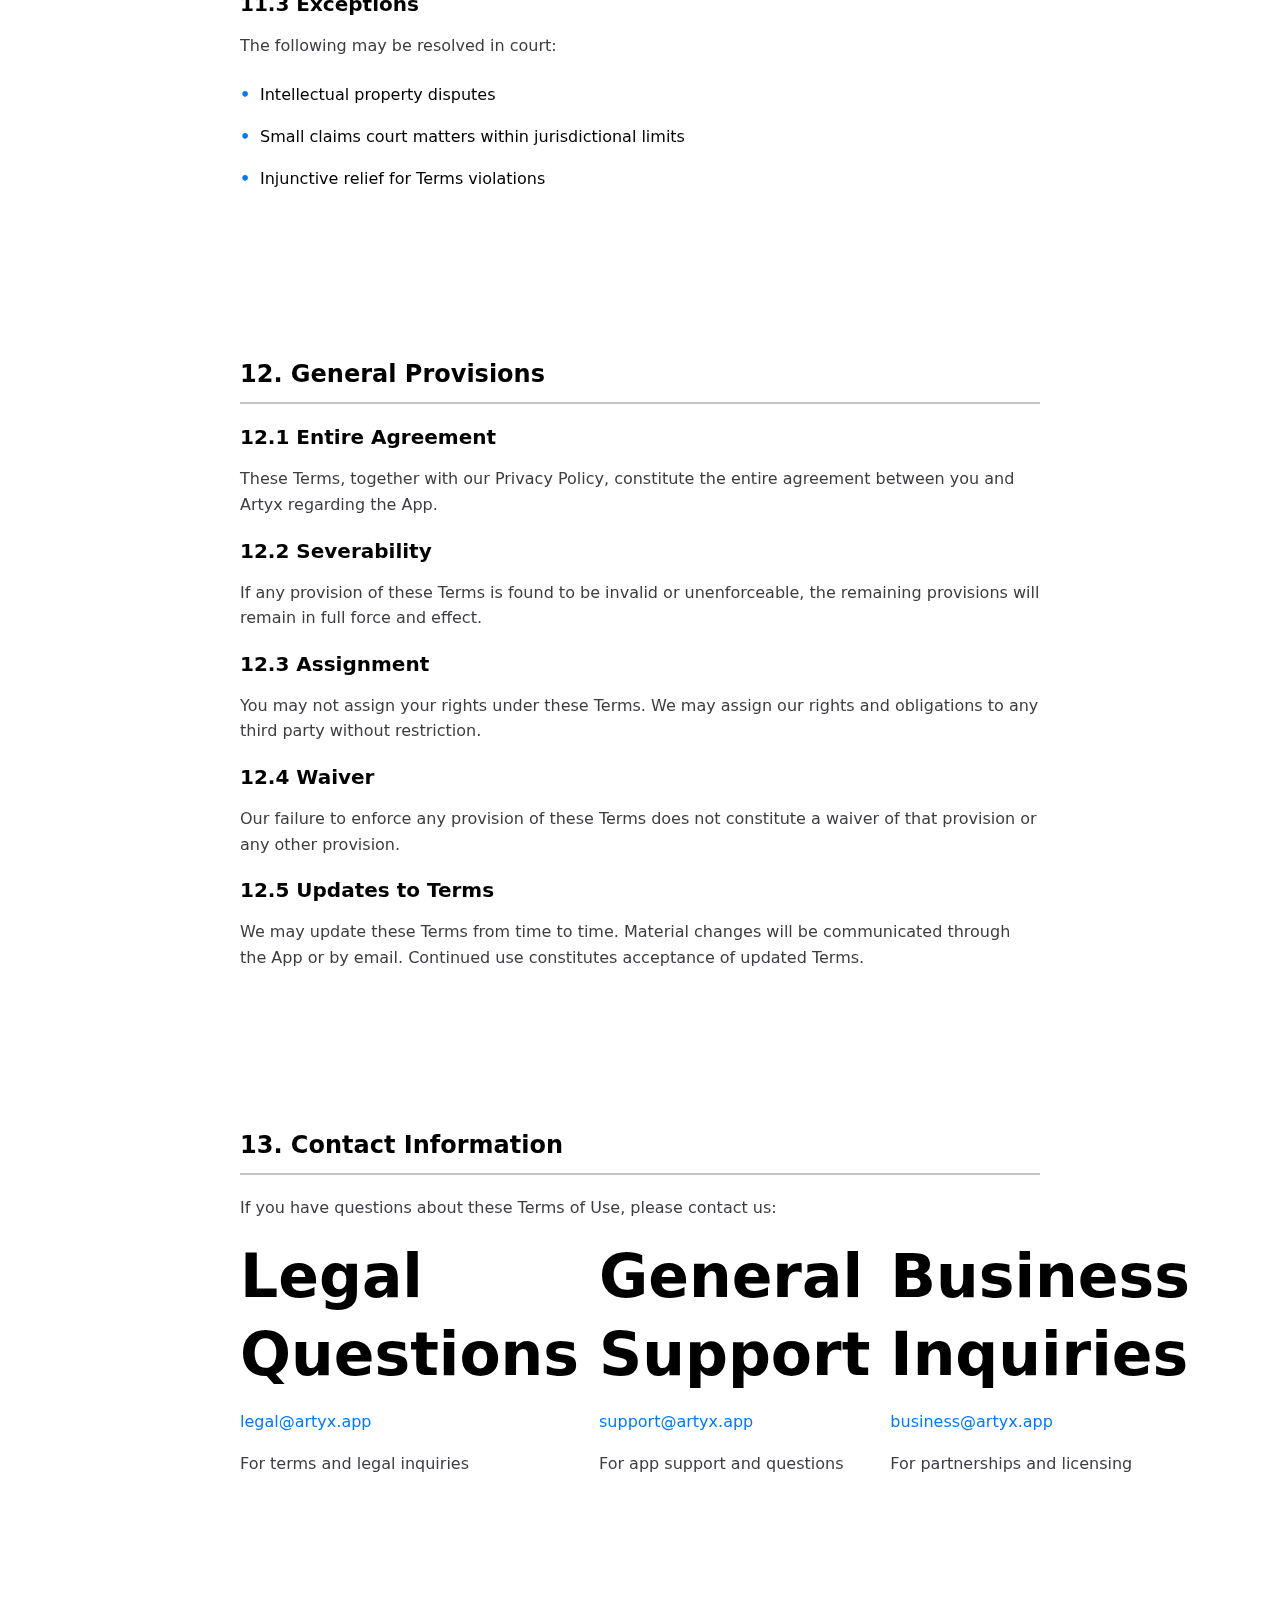
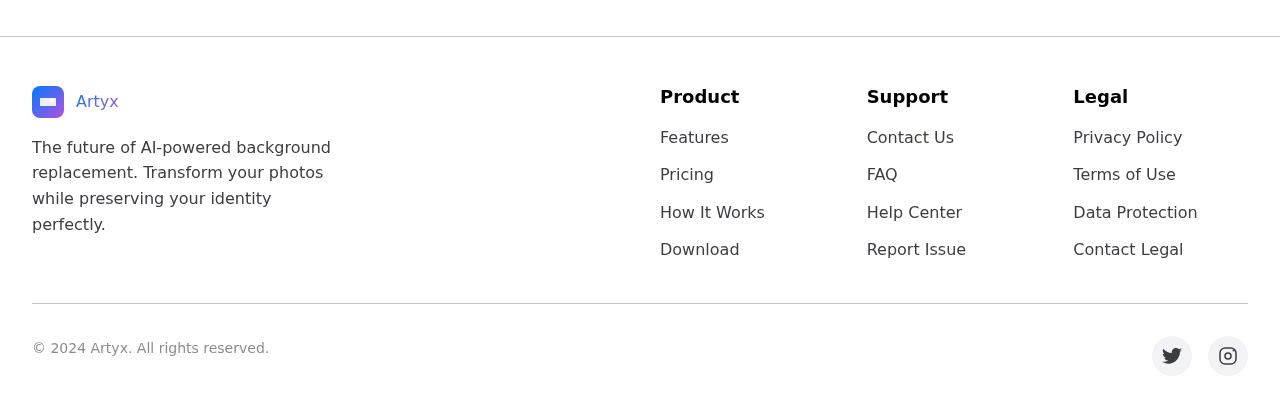
<file: terms.html>
<!DOCTYPE html>
<html lang="en">
<head>
    <meta charset="UTF-8">
    <meta name="viewport" content="width=device-width, initial-scale=1.0">
    <title>Terms of Use - Artyx</title>
    <meta name="description" content="Artyx Terms of Use - Legal terms and conditions for using our AI background replacement app.">
    
    <!-- Icons -->
    <link rel="icon" type="image/svg+xml" href="/favicon.svg">
    <link rel="icon" type="image/png" href="/favicon.png">
    
    <!-- Styles -->
    <link rel="stylesheet" href="css/style.css">
</head>
<body>
    <!-- Navigation -->
    <nav class="navbar">
        <div class="nav-container">
            <div class="nav-logo">
                <div class="logo-icon">
                    <svg width="32" height="32" viewBox="0 0 32 32" fill="none" xmlns="http://www.w3.org/2000/svg">
                        <defs>
                            <linearGradient id="logoGradient" x1="0%" y1="0%" x2="100%" y2="100%">
                                <stop offset="0%" style="stop-color:#007AFF"/>
                                <stop offset="100%" style="stop-color:#AF52DE"/>
                            </linearGradient>
                        </defs>
                        <rect width="32" height="32" rx="8" fill="url(#logoGradient)"/>
                        <path d="M8 12h16v8H8z" fill="white" fill-opacity="0.9"/>
                        <circle cx="20" cy="14" r="2" fill="white"/>
                    </svg>
                </div>
                <span class="logo-text">Artyx</span>
            </div>
            
            <div class="nav-menu" id="navMenu">
                <a href="index.html#features" class="nav-link">Features</a>
                <a href="index.html#how-it-works" class="nav-link">How It Works</a>
                <a href="index.html#pricing" class="nav-link">Pricing</a>
                <a href="privacy.html" class="nav-link">Privacy</a>
                <a href="contact.html" class="nav-link">Support</a>
            </div>
            
            <div class="nav-actions">
                <a href="index.html#download" class="btn btn-primary">Download App</a>
                <button class="mobile-menu-toggle" id="mobileMenuToggle" aria-label="Toggle navigation menu">
                    <span></span>
                    <span></span>
                    <span></span>
                </button>
            </div>
        </div>
    </nav>

    <!-- Terms of Use Content -->
    <main class="terms-page">
        <div class="container">
            <div class="terms-header">
                <h1 class="terms-title">Terms of Use</h1>
                <p class="terms-subtitle">
                    These terms govern your use of the Artyx mobile application and related services.
                    Please read them carefully before using our app.
                </p>
                <p class="terms-date">
                    <strong>Last updated:</strong> December 2024
                </p>
            </div>

            <div class="terms-content">
                <section class="terms-section">
                    <h2 class="section-heading">1. Acceptance of Terms</h2>
                    <p>By downloading, installing, or using the Artyx mobile application ("App"), you agree to be bound by these Terms of Use ("Terms"). If you do not agree to these Terms, do not use the App.</p>
                    
                    <p>These Terms constitute a legally binding agreement between you and Artyx ("we," "us," or "our"). We reserve the right to modify these Terms at any time, and your continued use of the App constitutes acceptance of any modifications.</p>
                </section>

                <section class="terms-section">
                    <h2 class="section-heading">2. Description of Service</h2>
                    <p>Artyx is a mobile application that provides AI-powered background replacement services for images. Our service uses advanced machine learning technology, including FLUX.1 Kontext Pro, to:</p>
                    
                    <ul class="terms-list">
                        <li>Replace backgrounds in user-provided images while preserving identity and facial features</li>
                        <li>Offer multiple quality tiers for different processing needs</li>
                        <li>Provide image editing tools including crop, resize, rotate, and flip functionality</li>
                        <li>Generate enhanced images with professional-quality results</li>
                    </ul>
                </section>

                <section class="terms-section">
                    <h2 class="section-heading">3. User Accounts and Subscriptions</h2>
                    
                    <h3 class="subsection-heading">3.1 Account Creation</h3>
                    <p>While basic features may be available without registration, certain premium features require an account. You are responsible for:</p>
                    <ul class="terms-list">
                        <li>Providing accurate and current information</li>
                        <li>Maintaining the security of your account credentials</li>
                        <li>All activities that occur under your account</li>
                        <li>Notifying us immediately of any unauthorized use</li>
                    </ul>

                    <h3 class="subsection-heading">3.2 Subscription Plans</h3>
                    <p>Artyx offers multiple subscription tiers:</p>
                    <ul class="terms-list">
                        <li><strong>Free Tier:</strong> Limited daily credits with ad-supported experience</li>
                        <li><strong>Pro Tier:</strong> Monthly subscription with increased limits and premium features</li>
                        <li><strong>Enterprise Tier:</strong> Advanced features for professional and team use</li>
                    </ul>

                    <h3 class="subsection-heading">3.3 Billing and Payments</h3>
                    <ul class="terms-list">
                        <li>Subscriptions are billed through your Apple App Store account</li>
                        <li>Subscriptions automatically renew unless cancelled</li>
                        <li>Prices are subject to change with 30 days notice</li>
                        <li>Refunds are handled according to Apple's App Store policies</li>
                    </ul>
                </section>

                <section class="terms-section">
                    <h2 class="section-heading">4. Acceptable Use Policy</h2>
                    
                    <h3 class="subsection-heading">4.1 Permitted Uses</h3>
                    <p>You may use Artyx for legitimate personal, creative, and commercial purposes, including:</p>
                    <ul class="terms-list">
                        <li>Personal photo enhancement and social media content</li>
                        <li>Professional photography and marketing materials</li>
                        <li>Educational and creative projects</li>
                        <li>Commercial use in accordance with applicable laws</li>
                    </ul>

                    <h3 class="subsection-heading">4.2 Prohibited Uses</h3>
                    <p>You agree not to use Artyx for:</p>
                    <ul class="terms-list">
                        <li>Creating misleading, deceptive, or fraudulent content</li>
                        <li>Generating content that violates others' privacy or rights</li>
                        <li>Creating deepfakes or non-consensual synthetic media</li>
                        <li>Uploading illegal, harmful, or offensive content</li>
                        <li>Reverse engineering or attempting to extract our AI models</li>
                        <li>Automated or bulk processing without authorization</li>
                        <li>Any activity that violates applicable laws or regulations</li>
                    </ul>

                    <div class="terms-highlight">
                        <h4 class="highlight-title">⚠️ Content Responsibility</h4>
                        <p>You are solely responsible for the content you upload and generate using Artyx. We reserve the right to refuse service or remove content that violates these terms.</p>
                    </div>
                </section>

                <section class="terms-section">
                    <h2 class="section-heading">5. Intellectual Property Rights</h2>
                    
                    <h3 class="subsection-heading">5.1 Your Content</h3>
                    <ul class="terms-list">
                        <li>You retain ownership of original images you upload</li>
                        <li>You grant us temporary license to process your images for service delivery</li>
                        <li>You own the AI-generated results created from your images</li>
                        <li>You represent that you have rights to all uploaded content</li>
                    </ul>

                    <h3 class="subsection-heading">5.2 Our Technology</h3>
                    <ul class="terms-list">
                        <li>Artyx and its technology remain our exclusive property</li>
                        <li>AI models, algorithms, and software are protected by intellectual property laws</li>
                        <li>You may not copy, modify, or distribute our proprietary technology</li>
                        <li>Background templates and presets are licensed for use within the app</li>
                    </ul>

                    <h3 class="subsection-heading">5.3 Third-Party Rights</h3>
                    <p>Some background templates may be subject to third-party licensing terms. By using such content, you agree to comply with applicable license restrictions.</p>
                </section>

                <section class="terms-section">
                    <h2 class="section-heading">6. Privacy and Data Protection</h2>
                    <p>Your privacy is important to us. Our collection, use, and protection of your personal information is governed by our <a href="privacy.html">Privacy Policy</a>, which is incorporated into these Terms by reference.</p>
                    
                    <h3 class="subsection-heading">6.1 Image Processing</h3>
                    <ul class="terms-list">
                        <li>Images are processed temporarily and deleted after generation</li>
                        <li>On-device processing option available for enhanced privacy</li>
                        <li>We do not use your images to train our AI models without consent</li>
                        <li>Generated images are not stored permanently on our servers</li>
                    </ul>
                </section>

                <section class="terms-section">
                    <h2 class="section-heading">7. Service Availability and Performance</h2>
                    
                    <h3 class="subsection-heading">7.1 Service Levels</h3>
                    <p>We strive to provide reliable service but cannot guarantee:</p>
                    <ul class="terms-list">
                        <li>Uninterrupted availability or access to the App</li>
                        <li>Error-free operation or perfect AI generation results</li>
                        <li>Specific processing times or performance metrics</li>
                        <li>Compatibility with all devices or operating systems</li>
                    </ul>

                    <h3 class="subsection-heading">7.2 Maintenance and Updates</h3>
                    <ul class="terms-list">
                        <li>We may perform scheduled maintenance with advance notice</li>
                        <li>App updates may be required for continued service access</li>
                        <li>Features may be added, modified, or discontinued</li>
                        <li>Emergency maintenance may occur without notice</li>
                    </ul>
                </section>

                <section class="terms-section">
                    <h2 class="section-heading">8. Disclaimers and Limitations</h2>
                    
                    <h3 class="subsection-heading">8.1 Service Disclaimers</h3>
                    <p>TO THE MAXIMUM EXTENT PERMITTED BY LAW:</p>
                    <ul class="terms-list">
                        <li>The App is provided "AS IS" without warranties of any kind</li>
                        <li>We disclaim all implied warranties including merchantability and fitness</li>
                        <li>We do not warrant that the service will meet your specific requirements</li>
                        <li>AI-generated results may vary and are not guaranteed to meet expectations</li>
                    </ul>

                    <h3 class="subsection-heading">8.2 Limitation of Liability</h3>
                    <p>IN NO EVENT SHALL ARTYX BE LIABLE FOR:</p>
                    <ul class="terms-list">
                        <li>Indirect, incidental, special, or consequential damages</li>
                        <li>Loss of profits, data, or business opportunities</li>
                        <li>Damages exceeding the amount paid for the service in the past 12 months</li>
                        <li>Any damages related to third-party content or services</li>
                    </ul>

                    <div class="terms-highlight">
                        <h4 class="highlight-title">🛡️ Legal Protection</h4>
                        <p>Some jurisdictions do not allow the exclusion of certain warranties or limitation of liability. In such cases, our liability is limited to the maximum extent permitted by law.</p>
                    </div>
                </section>

                <section class="terms-section">
                    <h2 class="section-heading">9. Indemnification</h2>
                    <p>You agree to indemnify, defend, and hold harmless Artyx, its officers, directors, employees, and agents from and against any claims, damages, losses, or expenses arising from:</p>
                    
                    <ul class="terms-list">
                        <li>Your use of the App in violation of these Terms</li>
                        <li>Your uploaded content or generated images</li>
                        <li>Infringement of third-party intellectual property rights</li>
                        <li>Violation of applicable laws or regulations</li>
                        <li>Any misuse of our service or technology</li>
                    </ul>
                </section>

                <section class="terms-section">
                    <h2 class="section-heading">10. Termination</h2>
                    
                    <h3 class="subsection-heading">10.1 Termination by You</h3>
                    <ul class="terms-list">
                        <li>You may stop using the App at any time</li>
                        <li>Delete your account through the App settings</li>
                        <li>Cancel subscriptions through your App Store account</li>
                        <li>Request data deletion per our Privacy Policy</li>
                    </ul>

                    <h3 class="subsection-heading">10.2 Termination by Us</h3>
                    <p>We may terminate or suspend your access immediately if you:</p>
                    <ul class="terms-list">
                        <li>Violate these Terms or our Acceptable Use Policy</li>
                        <li>Engage in fraudulent or illegal activity</li>
                        <li>Repeatedly violate our content policies</li>
                        <li>Cause technical or security issues</li>
                    </ul>

                    <h3 class="subsection-heading">10.3 Effect of Termination</h3>
                    <ul class="terms-list">
                        <li>Your right to use the App immediately ceases</li>
                        <li>We may delete your account and associated data</li>
                        <li>Survival clauses remain in effect (indemnification, liability limitations)</li>
                        <li>No refunds for remaining subscription periods unless required by law</li>
                    </ul>
                </section>

                <section class="terms-section">
                    <h2 class="section-heading">11. Governing Law and Disputes</h2>
                    
                    <h3 class="subsection-heading">11.1 Governing Law</h3>
                    <p>These Terms are governed by the laws of the State of California, United States, without regard to conflict of law principles.</p>

                    <h3 class="subsection-heading">11.2 Dispute Resolution</h3>
                    <p>For any disputes arising under these Terms:</p>
                    <ul class="terms-list">
                        <li>First, contact us directly to attempt resolution</li>
                        <li>If unresolved, disputes will be subject to binding arbitration</li>
                        <li>Arbitration will be conducted under American Arbitration Association rules</li>
                        <li>You waive the right to participate in class action lawsuits</li>
                    </ul>

                    <h3 class="subsection-heading">11.3 Exceptions</h3>
                    <p>The following may be resolved in court:</p>
                    <ul class="terms-list">
                        <li>Intellectual property disputes</li>
                        <li>Small claims court matters within jurisdictional limits</li>
                        <li>Injunctive relief for Terms violations</li>
                    </ul>
                </section>

                <section class="terms-section">
                    <h2 class="section-heading">12. General Provisions</h2>
                    
                    <h3 class="subsection-heading">12.1 Entire Agreement</h3>
                    <p>These Terms, together with our Privacy Policy, constitute the entire agreement between you and Artyx regarding the App.</p>

                    <h3 class="subsection-heading">12.2 Severability</h3>
                    <p>If any provision of these Terms is found to be invalid or unenforceable, the remaining provisions will remain in full force and effect.</p>

                    <h3 class="subsection-heading">12.3 Assignment</h3>
                    <p>You may not assign your rights under these Terms. We may assign our rights and obligations to any third party without restriction.</p>

                    <h3 class="subsection-heading">12.4 Waiver</h3>
                    <p>Our failure to enforce any provision of these Terms does not constitute a waiver of that provision or any other provision.</p>

                    <h3 class="subsection-heading">12.5 Updates to Terms</h3>
                    <p>We may update these Terms from time to time. Material changes will be communicated through the App or by email. Continued use constitutes acceptance of updated Terms.</p>
                </section>

                <section class="terms-section" id="contact">
                    <h2 class="section-heading">13. Contact Information</h2>
                    <p>If you have questions about these Terms of Use, please contact us:</p>
                    
                    <div class="contact-grid">
                        <div class="contact-method">
                            <h3 class="contact-title">Legal Questions</h3>
                            <p><a href="mailto:legal@artyx.app">legal@artyx.app</a></p>
                            <p class="contact-note">For terms and legal inquiries</p>
                        </div>
                        
                        <div class="contact-method">
                            <h3 class="contact-title">General Support</h3>
                            <p><a href="mailto:support@artyx.app">support@artyx.app</a></p>
                            <p class="contact-note">For app support and questions</p>
                        </div>
                        
                        <div class="contact-method">
                            <h3 class="contact-title">Business Inquiries</h3>
                            <p><a href="mailto:business@artyx.app">business@artyx.app</a></p>
                            <p class="contact-note">For partnerships and licensing</p>
                        </div>
                    </div>
                </section>
            </div>
        </div>
    </main>

    <!-- Footer -->
    <footer class="footer">
        <div class="container">
            <div class="footer-content">
                <div class="footer-main">
                    <div class="footer-brand">
                        <div class="footer-logo">
                            <div class="logo-icon">
                                <svg width="32" height="32" viewBox="0 0 32 32" fill="none" xmlns="http://www.w3.org/2000/svg">
                                    <defs>
                                        <linearGradient id="footerLogoGradient" x1="0%" y1="0%" x2="100%" y2="100%">
                                            <stop offset="0%" style="stop-color:#007AFF"/>
                                            <stop offset="100%" style="stop-color:#AF52DE"/>
                                        </linearGradient>
                                    </defs>
                                    <rect width="32" height="32" rx="8" fill="url(#footerLogoGradient)"/>
                                    <path d="M8 12h16v8H8z" fill="white" fill-opacity="0.9"/>
                                    <circle cx="20" cy="14" r="2" fill="white"/>
                                </svg>
                            </div>
                            <span class="logo-text">Artyx</span>
                        </div>
                        <p class="footer-description">
                            The future of AI-powered background replacement. 
                            Transform your photos while preserving your identity perfectly.
                        </p>
                    </div>
                    
                    <div class="footer-links">
                        <div class="footer-column">
                            <h4 class="footer-heading">Product</h4>
                            <ul class="footer-list">
                                <li><a href="index.html#features">Features</a></li>
                                <li><a href="index.html#pricing">Pricing</a></li>
                                <li><a href="index.html#how-it-works">How It Works</a></li>
                                <li><a href="index.html#download">Download</a></li>
                            </ul>
                        </div>
                        
                        <div class="footer-column">
                            <h4 class="footer-heading">Support</h4>
                            <ul class="footer-list">
                                <li><a href="contact.html">Contact Us</a></li>
                                <li><a href="contact.html#faq">FAQ</a></li>
                                <li><a href="contact.html">Help Center</a></li>
                                <li><a href="contact.html">Report Issue</a></li>
                            </ul>
                        </div>
                        
                        <div class="footer-column">
                            <h4 class="footer-heading">Legal</h4>
                            <ul class="footer-list">
                                <li><a href="privacy.html">Privacy Policy</a></li>
                                <li><a href="terms.html">Terms of Use</a></li>
                                <li><a href="privacy.html#data">Data Protection</a></li>
                                <li><a href="contact.html">Contact Legal</a></li>
                            </ul>
                        </div>
                    </div>
                </div>
                
                <div class="footer-bottom">
                    <p class="footer-copyright">
                        © 2024 Artyx. All rights reserved.
                    </p>
                    <div class="footer-social">
                        <a href="#" class="social-link" aria-label="Twitter">
                            <svg width="20" height="20" viewBox="0 0 20 20" fill="none">
                                <path d="M20 3.924c-.736.327-1.527.549-2.357.649.848-.508 1.499-1.312 1.804-2.27-.793.47-1.671.812-2.606.996C16.104 2.488 15.026 2 13.847 2c-2.266 0-4.103 1.837-4.103 4.103 0 .322.036.635.106.935C6.435 6.85 3.417 5.207 1.393 2.734c-.354.608-.557 1.315-.557 2.069 0 1.423.724 2.679 1.825 3.415-.672-.021-1.305-.206-1.859-.513v.052c0 1.988 1.414 3.647 3.292 4.023-.344.094-.707.144-1.081.144-.264 0-.521-.026-.771-.074.521 1.626 2.033 2.809 3.826 2.841C4.67 15.31 2.9 15.895 1 15.895c-.331 0-.658-.019-.98-.057 1.816 1.164 3.973 1.843 6.29 1.843 7.547 0 11.675-6.252 11.675-11.675 0-.178-.004-.355-.012-.531C18.67 5.51 19.386 4.766 20 3.924z" fill="currentColor"/>
                            </svg>
                        </a>
                        <a href="#" class="social-link" aria-label="Instagram">
                            <svg width="20" height="20" viewBox="0 0 20 20" fill="none">
                                <rect x="2" y="2" width="16" height="16" rx="5" stroke="currentColor" stroke-width="1.5"/>
                                <circle cx="10" cy="10" r="3" stroke="currentColor" stroke-width="1.5"/>
                                <circle cx="15.5" cy="4.5" r="1" fill="currentColor"/>
                            </svg>
                        </a>
                    </div>
                </div>
            </div>
        </div>
    </footer>

    <script src="js/main.js"></script>

    <style>
        /* Terms of Use Specific Styles */
        .terms-page {
            padding-top: 100px;
            padding-bottom: var(--spacing-5xl);
        }

        .terms-header {
            text-align: center;
            margin-bottom: var(--spacing-5xl);
            max-width: 800px;
            margin-left: auto;
            margin-right: auto;
        }

        .terms-title {
            font-size: var(--font-size-4xl);
            font-weight: var(--font-weight-bold);
            color: var(--color-text-primary);
            margin-bottom: var(--spacing-lg);
        }

        .terms-subtitle {
            font-size: var(--font-size-lg);
            color: var(--color-text-secondary);
            margin-bottom: var(--spacing-xl);
            line-height: 1.6;
        }

        .terms-date {
            font-size: var(--font-size-base);
            color: var(--color-text-tertiary);
        }

        .terms-content {
            max-width: 800px;
            margin: 0 auto;
        }

        .terms-section {
            margin-bottom: var(--spacing-5xl);
        }

        .terms-list {
            list-style: none;
            padding-left: 0;
            margin-bottom: var(--spacing-lg);
        }

        .terms-list li {
            padding: var(--spacing-sm) 0;
            padding-left: var(--spacing-xl);
            position: relative;
            line-height: 1.6;
        }

        .terms-list li::before {
            content: "•";
            color: var(--color-primary);
            font-weight: bold;
            position: absolute;
            left: 0;
        }

        .terms-highlight {
            background: var(--gradient-feature-1);
            border-radius: var(--radius-xl);
            padding: var(--spacing-xl);
            margin: var(--spacing-xl) 0;
            border-left: 4px solid var(--color-warning);
        }

        @media (min-width: 768px) {
            .terms-title {
                font-size: var(--font-size-5xl);
            }
        }

        @media (min-width: 1024px) {
            .terms-title {
                font-size: var(--font-size-6xl);
            }
        }
    </style>
</body>
</html>
</file>
<file: css/style.css>
/* Artyx Website - Main Stylesheet */

/* Import modular CSS files */
@import url('base.css');
@import url('components.css');
@import url('layout.css');
@import url('animations.css');

/* Demo Visual Components */
.demo-before-after {
    display: flex;
    flex-direction: column;
    gap: var(--spacing-lg);
    align-items: center;
}

.demo-image {
    position: relative;
    width: 120px;
    height: 160px;
    border-radius: var(--radius-lg);
    overflow: hidden;
    transition: transform 0.3s ease;
}

.demo-image:hover {
    transform: scale(1.05);
}

.demo-photo {
    width: 100%;
    height: 100%;
    object-fit: cover;
    object-position: center;
    transition: all 0.3s ease;
}

.demo-before .demo-photo {
    filter: brightness(0.9) saturate(0.8);
}

.demo-after .demo-photo {
    filter: brightness(1.1) saturate(1.2);
}

.demo-label {
    font-size: var(--font-size-sm);
    color: var(--color-text-secondary);
    font-weight: var(--font-weight-medium);
}

@media (min-width: 768px) {
    .demo-before-after {
        flex-direction: row;
        gap: var(--spacing-xl);
    }
    
    .demo-image {
        width: 140px;
        height: 180px;
    }
}

@media (max-width: 480px) {
    .demo-image {
        width: 100px;
        height: 140px;
    }
    
    .demo-label {
        font-size: 0.75rem;
    }
}

/* Hero Visual Components */
.hero-visual {
    display: flex;
    justify-content: center;
    align-items: center;
}

.phone-screen {
    width: 100%;
    height: 100%;
    background: var(--color-background);
    border-radius: 28px;
    overflow: hidden;
    display: flex;
    align-items: center;
    justify-content: center;
    padding: var(--spacing-xl);
}

/* Step Visual Components */
.step-visual {
    display: flex;
    justify-content: flex-start;
}

.step-card {
    background: var(--color-background-secondary);
    border-radius: var(--radius-lg);
    padding: var(--spacing-lg);
    display: flex;
    align-items: center;
    gap: var(--spacing-md);
    border: 1px solid var(--color-border);
}

.step-icon {
    font-size: var(--font-size-2xl);
}

.step-categories {
    display: flex;
    gap: var(--spacing-sm);
}

.category-preview {
    width: 48px;
    height: 48px;
    border-radius: var(--radius-md);
    display: flex;
    align-items: center;
    justify-content: center;
    font-size: var(--font-size-lg);
    border: 1px solid var(--color-border);
}

.category-preview.nature {
    background: linear-gradient(135deg, #34C759, #007AFF);
}

.category-preview.urban {
    background: linear-gradient(135deg, #007AFF, #AF52DE);
}

.category-preview.studio {
    background: linear-gradient(135deg, #FF9500, #AF52DE);
}

.processing-animation {
    display: flex;
    align-items: center;
    gap: var(--spacing-lg);
}

/* Download Section Components */
.download-buttons {
    display: flex;
    justify-content: center;
    margin-bottom: var(--spacing-2xl);
    position: relative;
    z-index: 1;
}

.download-info {
    margin-bottom: var(--spacing-xl);
}

.download-note {
    display: flex;
    align-items: center;
    justify-content: center;
    gap: var(--spacing-sm);
    font-size: var(--font-size-sm);
    color: rgba(255, 255, 255, 0.9);
    font-weight: var(--font-weight-medium);
    text-shadow: 0 1px 2px rgba(0, 0, 0, 0.1);
    position: relative;
    z-index: 1;
}

.download-note svg {
    color: rgba(255, 255, 255, 0.9);
}

.phones-mockup {
    position: relative;
    display: flex;
    justify-content: center;
    align-items: center;
}

.phone-device {
    width: 200px;
    height: 400px;
    background: rgba(255, 255, 255, 0.15);
    border-radius: 30px;
    padding: 8px;
    backdrop-filter: blur(15px);
    border: 1px solid rgba(255, 255, 255, 0.3);
    box-shadow: 
        0 20px 40px rgba(0, 0, 0, 0.15),
        0 10px 20px rgba(0, 0, 0, 0.1),
        inset 0 1px 0 rgba(255, 255, 255, 0.2);
    animation: float 6s ease-in-out infinite;
}

.phone-device.phone-2 {
    margin-left: -40px;
    transform: scale(0.9) rotate(5deg);
    z-index: 1;
    animation-delay: -2s;
}

.phone-device.phone-1 {
    transform: rotate(-5deg);
    z-index: 2;
    animation-delay: -4s;
}

.phone-content {
    width: 100%;
    height: 100%;
    background: var(--color-background);
    border-radius: 22px;
    overflow: hidden;
    box-shadow: inset 0 2px 4px rgba(0, 0, 0, 0.1);
    position: relative;
}

.phone-content::before {
    content: '';
    position: absolute;
    top: 12px;
    left: 50%;
    transform: translateX(-50%);
    width: 60px;
    height: 4px;
    background: rgba(0, 0, 0, 0.3);
    border-radius: 2px;
    z-index: 10;
}

.mockup-screen {
    width: 100%;
    height: 100%;
    background: var(--color-background-secondary);
}

.mockup-screen.home-screen {
    background-image: url('../images/artyx-home-screen.png');
    background-size: cover;
    background-position: center;
    background-repeat: no-repeat;
    position: relative;
}


.mockup-screen.result-screen {
    background-image: url('../images/artyx-before-after.png');
    background-size: cover;
    background-position: center;
    background-repeat: no-repeat;
    position: relative;
}


@media (min-width: 768px) {
    .download-buttons {
        justify-content: flex-start;
    }
    
    .download-note {
        justify-content: flex-start;
    }
}

/* Page-Specific Styles */
.privacy-policy,
.terms-page,
.contact-page {
    padding-top: 100px;
    padding-bottom: var(--spacing-5xl);
}

.policy-header,
.terms-header,
.contact-header {
    text-align: center;
    margin-bottom: var(--spacing-5xl);
    max-width: 800px;
    margin-left: auto;
    margin-right: auto;
}

.policy-title,
.terms-title,
.contact-title {
    font-size: var(--font-size-4xl);
    font-weight: var(--font-weight-bold);
    color: var(--color-text-primary);
    margin-bottom: var(--spacing-lg);
}

.policy-subtitle,
.terms-subtitle,
.contact-subtitle {
    font-size: var(--font-size-lg);
    color: var(--color-text-secondary);
    margin-bottom: var(--spacing-xl);
    line-height: 1.6;
}

.policy-date,
.terms-date {
    font-size: var(--font-size-base);
    color: var(--color-text-tertiary);
}

.policy-content,
.terms-content {
    max-width: 800px;
    margin: 0 auto;
}

.policy-section,
.terms-section {
    margin-bottom: var(--spacing-5xl);
}

.section-heading {
    font-size: var(--font-size-2xl);
    font-weight: var(--font-weight-bold);
    color: var(--color-text-primary);
    margin-bottom: var(--spacing-xl);
    padding-bottom: var(--spacing-md);
    border-bottom: 2px solid var(--color-border);
}

.subsection-heading {
    font-size: var(--font-size-xl);
    font-weight: var(--font-weight-semibold);
    color: var(--color-text-primary);
    margin-bottom: var(--spacing-lg);
    margin-top: var(--spacing-xl);
}

.policy-list,
.terms-list {
    list-style: none;
    padding-left: 0;
    margin-bottom: var(--spacing-lg);
}

.policy-list li,
.terms-list li {
    padding: var(--spacing-sm) 0;
    padding-left: var(--spacing-xl);
    position: relative;
    line-height: 1.6;
}

.policy-list li::before,
.terms-list li::before {
    content: "•";
    color: var(--color-primary);
    font-weight: bold;
    position: absolute;
    left: 0;
}

/* Contact Page Specific */
.contact-methods {
    margin-bottom: var(--spacing-6xl);
}

.contact-form-section {
    background: var(--color-background-secondary);
    border-radius: var(--radius-2xl);
    padding: var(--spacing-4xl) var(--spacing-2xl);
    margin-bottom: var(--spacing-6xl);
}

.form-container {
    max-width: 600px;
    margin: 0 auto;
}

.form-header {
    text-align: center;
    margin-bottom: var(--spacing-3xl);
}

.form-title {
    font-size: var(--font-size-2xl);
    font-weight: var(--font-weight-bold);
    color: var(--color-text-primary);
    margin-bottom: var(--spacing-md);
}

.form-subtitle {
    color: var(--color-text-secondary);
}

.form-actions {
    text-align: center;
    margin-bottom: var(--spacing-xl);
}

.faq-section {
    margin-bottom: var(--spacing-6xl);
}

.faq-header {
    text-align: center;
    margin-bottom: var(--spacing-4xl);
}

.faq-title {
    font-size: var(--font-size-3xl);
    font-weight: var(--font-weight-bold);
    color: var(--color-text-primary);
    margin-bottom: var(--spacing-lg);
}

.faq-subtitle {
    font-size: var(--font-size-lg);
    color: var(--color-text-secondary);
}

.faq-category-title {
    font-size: var(--font-size-xl);
    font-weight: var(--font-weight-semibold);
    color: var(--color-text-primary);
    margin-bottom: var(--spacing-xl);
    padding-bottom: var(--spacing-sm);
    border-bottom: 2px solid var(--color-primary);
}

.emergency-contact {
    margin-bottom: var(--spacing-5xl);
}

@media (min-width: 768px) {
    .policy-title,
    .terms-title,
    .contact-title {
        font-size: var(--font-size-5xl);
    }

    .contact-form-section {
        padding: var(--spacing-5xl) var(--spacing-4xl);
    }

    .emergency-card {
        flex-direction: row;
        text-align: left;
    }
}

@media (min-width: 1024px) {
    .policy-title,
    .terms-title,
    .contact-title {
        font-size: var(--font-size-6xl);
    }
}

/* Form Error Styles */
.form-input.error,
.form-select.error,
.form-textarea.error {
    border-color: var(--color-error);
}

.form-error {
    display: none;
}

/* Responsive Design */
@media (max-width: 767px) {
    section {
        padding: var(--spacing-4xl) 0;
    }
    
    .hero {
        min-height: auto;
        padding: var(--spacing-6xl) 0 var(--spacing-5xl);
    }
    
    .hero-actions {
        align-items: stretch;
    }
    
    .btn {
        width: 100%;
        justify-content: center;
    }
    
    .pricing-card {
        padding: var(--spacing-2xl);
    }
    
    .step {
        grid-template-columns: 1fr;
        text-align: center;
        gap: var(--spacing-xl);
    }
    
    .step-number {
        margin: 0 auto;
    }
    
    .body.menu-open {
        overflow: hidden;
    }
}

/* Print Styles */
@media print {
    .navbar,
    .mobile-menu-toggle,
    .btn,
    .hero-actions,
    .download-buttons {
        display: none;
    }
    
    body {
        font-size: 12pt;
        line-height: 1.4;
    }
    
    .hero,
    .features,
    .pricing,
    .download {
        background: white !important;
        color: black !important;
    }
}

/* Accessibility */
.btn:focus,
.nav-link:focus,
.social-link:focus {
    outline: 2px solid var(--color-primary);
    outline-offset: 2px;
}

/* High Contrast Support */
@media (prefers-contrast: high) {
    :root {
        --color-border: #000000;
        --color-shadow: rgba(0, 0, 0, 0.5);
    }
}

/* Reduced Transparency Support */
@media (prefers-reduced-transparency: reduce) {
    .navbar {
        background: var(--color-background);
        backdrop-filter: none;
    }
    
    .phone-device {
        background: var(--color-background-secondary);
        backdrop-filter: none;
    }
}
</file>
